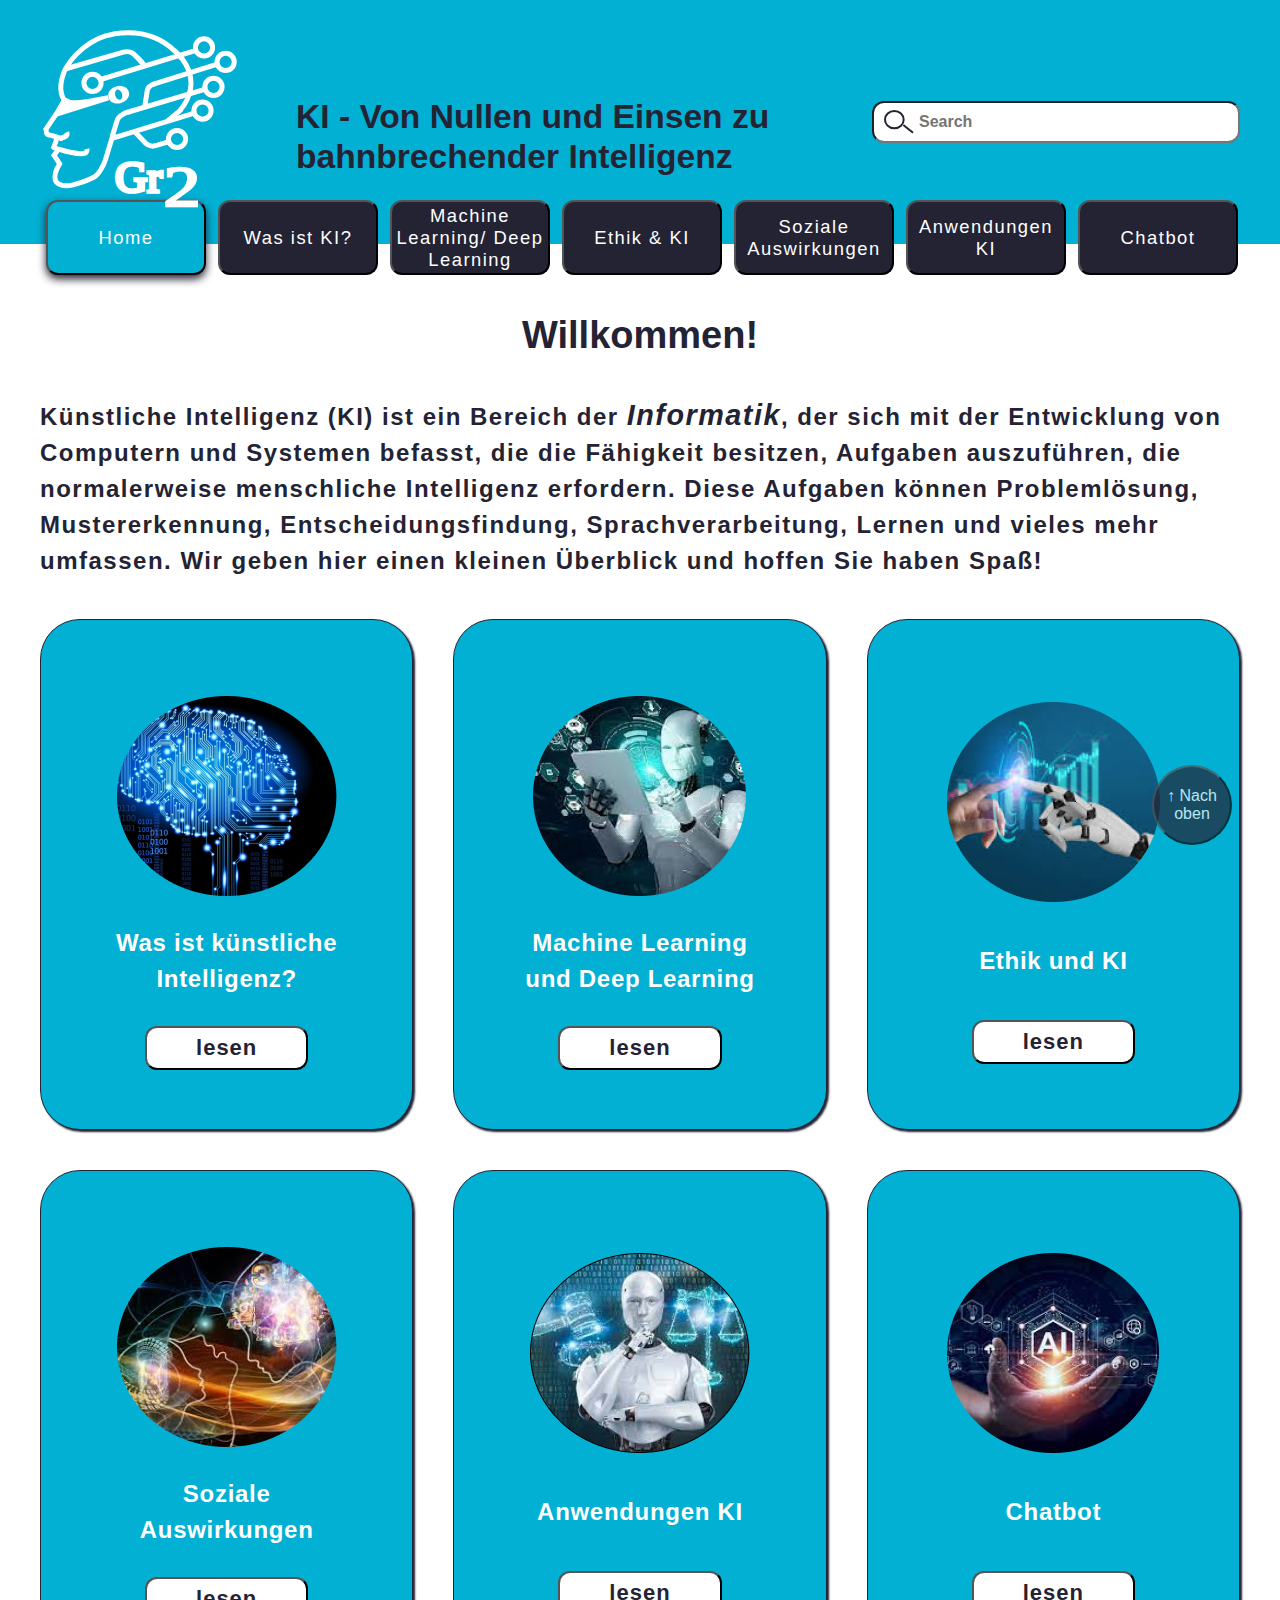
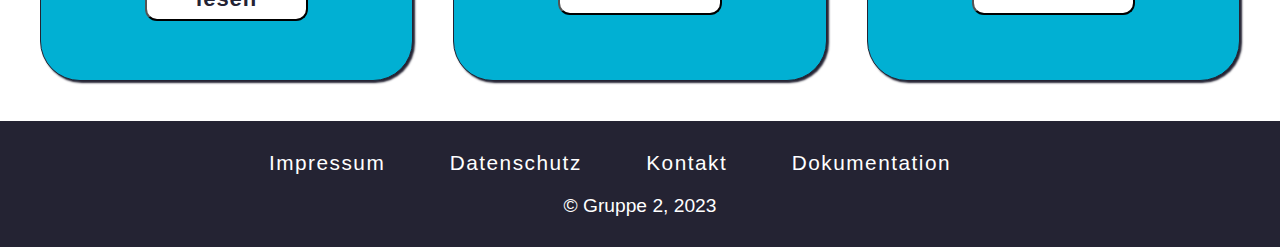
<file: index.html>
<!DOCTYPE html>
<html lang="de">
    <head>
        <meta charset="utf-8">
        <title>KI Home</title>
        <link rel="stylesheet" href="css/home.css">
        <link rel="stylesheet" href="css/style.css">
        <link rel="icon" type="image/x-icon" href="./bilder/icontitle.svg">

        <meta name="viewport" content="width=device-width, initial-scale=1.0">
        <meta name="description" content="KI, Maschine learning, Technologie, Digital">
        <meta name="author" content="Albina, Christian, Haubir">
        <meta name="copyright" content="Gr 2">
        <meta name="keyword" content="AI, KI, Maschinlernen, Maschine lerning, Technologie, Digital, ChtGPT">
        <meta name="robots" content="follow">
    </head>

    <body>
        <header>
            <div class="container header">
                <label for="burger" id="burger-label"><img src="./bilder/burger-bar.png" id="burger-bar"></label>
                <input type="checkbox" id="burger">
                <div class="header_top" id="header">
                    <a href="index.html" id="logo_link"><img src="./bilder/logo.svg" alt="logo" id="logo"><svg width="200" height="200" xmlns="http://www.w3.org/2000/svg">
                        <title>Gruppe2</title>
                        <g id="Layer_1">
                         <title>Layer 1</title>
                         <path id="svg_28" d="m516.72152,524.84388l-18.45992,6.11814l3.48101,-4.85232l14.9789,-1.26582l0.00001,0z" opacity="NaN" stroke="#00bfbf" fill="none"/>
                         <path id="svg_29" d="m501.21519,525.47679c0.52743,0.63291 6.22363,2.21519 8.75527,1.47679c2.53165,-0.7384 -10.97046,3.48101 -11.07595,3.48101c0.10549,0 2.8481,-4.32489 2.32068,-4.95781l0,0.00001z" opacity="NaN" stroke="#00bfbf" fill="none"/>
                         <g id="svg_5">
                          <g stroke="null" id="svg_33" stroke-width="5">
                           <path stroke="#ffffff" id="svg_3" d="m22.86552,84.16136l-16.73316,24.70652c0.15973,0.15973 -0.47952,5.59317 2.07741,5.91277c2.55693,0.31962 14.87939,4.0396 12.94447,3.67566c-1.93489,-0.36394 7.83048,-0.79914 5.59317,-6.23259" opacity="NaN" fill="none"/>
                           <path stroke="#ffffff" id="svg_4" d="m17.47858,116.69833l-3.67549,10.7072c0.15973,0.15973 36.07214,13.02458 33.13783,1.53616" opacity="NaN" fill="none"/>
                           <path stroke="#ffffff" id="svg_6" d="m73.41117,113.50219l-8.15008,26.68792c0.15973,0.15973 -4.95413,13.58352 -11.02679,16.77969c-6.07269,3.19614 -17.22462,6.82841 -21.21382,7.87718c-3.98921,1.04877 -8.91693,2.14718 -14.58301,-1.00243c-5.66608,-3.14961 -2.96351,-11.79742 -1.34512,-15.51336" opacity="NaN" fill="none"/>
                           <path stroke="#ffffff" id="svg_7" d="m16.64706,149.20202l3.03258,-5.29981l-2.96351,-4.44529l-2.66718,-4.14893l4.44607,-5.97708" opacity="NaN" fill="none"/>
                           <path stroke="#ffffff" id="svg_9" d="m71.24483,118.71231l83.86756,-25.78261" opacity="NaN" fill="none"/>
                           <path stroke="#ffffff" id="svg_10" d="m72.1339,116.63785l5.33433,-17.18842c0,0 4.77617,-7.4088 13.07401,-7.70515" opacity="NaN" fill="none"/>
                           <path stroke="#ffffff" id="svg_11" d="m89.32229,91.7443l76.16244,-22.52275" opacity="NaN" fill="none"/>
                           <path stroke="#ffffff" id="svg_12" d="m104.77553,86.70633l2.66718,-17.18842c0,0 2.37082,-5.33433 7.70515,-5.63069" opacity="NaN" fill="none"/>
                           <path stroke="#ffffff" id="svg_13" d="m113.62315,64.18358l63.71564,-20.15192" opacity="NaN" fill="none"/>
                           <path stroke="#ffffff" id="svg_14" d="m59.68711,59.73829l96.31436,-29.33883" opacity="NaN" fill="none"/>
                           <path stroke="#ffffff" id="svg_15" d="m25.97906,48.77327l57.49227,-16.5957c0,0 6.2234,-1.77811 10.07597,1.77811c3.85258,3.55622 10.37231,10.66866 10.66866,11.55773" opacity="NaN" fill="none"/>
                           <path stroke="#ffffff" id="svg_16" d="m94.36027,111.30351l11.26137,11.85408c0,0 5.63069,5.03798 10.37231,2.07447" opacity="NaN" fill="none"/>
                           <path stroke="#ffffff" id="svg_17" d="m129.9225,121.34144l-15.11395,4.44529" opacity="NaN" fill="none"/>
                           <ellipse stroke="#ffffff" opacity="NaN" ry="8.5942" rx="8.5942" id="svg_18" cy="119.00867" cx="137.03494" fill="none"/>
                           <ellipse stroke="#ffffff" opacity="NaN" ry="8.5942" rx="8.5942" id="svg_19" cy="90.55888" cx="162.5212" fill="none"/>
                           <ellipse stroke="#ffffff" opacity="NaN" ry="8.5942" rx="8.5942" id="svg_20" cy="66.85073" cx="173.48621" fill="none"/>
                           <ellipse stroke="#ffffff" opacity="NaN" ry="8.5942" rx="8.5942" id="svg_21" cy="41.95719" cx="185.63665" fill="none"/>
                           <ellipse stroke="#ffffff" opacity="NaN" ry="8.5942" rx="8.5942" id="svg_22" cy="27.43595" cx="164.00297" fill="none"/>
                           <path stroke="#ffffff" id="svg_23" d="m22.05043,84.92822l2.07447,-5.33433c0,0 -7.11244,-8.00151 -0.59271,-26.07897" opacity="NaN" fill="none"/>
                           <path stroke="#ffffff" id="svg_24" d="m22.93948,54.70032c7.11244,-19.26288 30.2307,-38.08551 50.08347,-40.53116" opacity="NaN" fill="none"/>
                           <path stroke="#ffffff" id="svg_25" d="m72.14939,14.11912c2.15209,0.46897 35.60254,-9.39406 62.8266,17.18842" opacity="NaN" fill="none"/>
                           <path stroke="#ffffff" id="svg_26" d="m134.07143,30.1031c32.30234,29.63519 8.89055,56.6032 5.92704,60.45577" opacity="NaN" fill="none"/>
                           <path stroke="#ffffff" id="svg_27" d="m127.25535,101.22756l13.92853,-11.55773" opacity="NaN" fill="none"/>
                           <path stroke="#ffffff" id="svg_30" d="m15.82703,94.41145l52.45427,-16.5957c0,0 -36.56853,7.75647 -40.74663,3.57081c-4.17811,-4.18567 -9.33684,11.8395 -11.70766,13.0249l0.00002,0z" opacity="NaN" fill="#ffffff"/>
                           <ellipse stroke="#ffffff" opacity="NaN" ry="8.5942" rx="8.5942" id="svg_31" cy="62.96512" cx="52.50856" fill="none"/>
                           <ellipse stroke="#ffffff" transform="matrix(2.68322 -0.832524 0.832524 2.68322 -63.123 20.1782)" opacity="NaN" ry="0.58017" rx="1.26582" id="svg_32" cy="33.49094" cx="42.4469" fill="none"/>
                          </g>
                          <text stroke="#ffffff" opacity="NaN" transform="matrix(1.8657 0 0 1.8657 -25.3548 60.6364)" xml:space="preserve" text-anchor="start" font-family="Noto Sans JP" font-size="24" stroke-width="2" id="svg_34" y="59.74291" x="53.74071" fill="#ffffff">Gr</text>
                          <text stroke="#ffffff" transform="matrix(3.0888 0 0 2.36952 -56.0845 5.57869)" xml:space="preserve" text-anchor="start" font-family="Noto Sans JP" font-size="24" id="svg_36" y="76.17576" x="58.18283" fill="#ffffff">2</text>
                         </g>
                        </g>
                       </svg></a>
                    <h1 class="header_slogan">KI - Von Nullen und Einsen zu bahnbrechender Intelligenz</h1>
                    <input type="text" class="header_input" placeholder="Search">
                </div>
    
                <nav class="header_nav">
                    <a href="index.html"><button class="nav_btn" active>Home</button></a>
                    <a href="./html/wasistki.html"><button class="nav_btn">Was ist KI?</button></a>
                    <a href="html/machinelearning.html"><button class="nav_btn">Machine Learning/ Deep Learning</button></a>
                    <a href="html/ethikki.html"><button class="nav_btn">Ethik & KI</button></a>
                    <a href="html/sozialeauswirkungen.html"><button class="nav_btn">Soziale Auswirkungen</button></a>
                    <a href="html/anwendungen.html"><button class="nav_btn">Anwendungen KI</button></a>
                    <a href="html/chatbot.html"><button class="nav_btn">Chatbot</button></a>
                </nav>
            </div>
        </header>

        <main>
            <div class="container main">
                <h2 id="main_h2">Willkommen!</h2>
                <p class="main_beschreibung">
                    	Künstliche Intelligenz (KI) ist ein Bereich der <em>Informatik</em>, der sich mit der Entwicklung von 
						Computern und Systemen befasst, die die Fähigkeit besitzen, Aufgaben auszuführen, die normalerweise 
						menschliche Intelligenz erfordern. Diese Aufgaben können Problemlösung, Mustererkennung, 
						Entscheidungsfindung, Sprachverarbeitung, Lernen und vieles mehr umfassen.
						Wir geben hier einen kleinen Überblick und hoffen Sie haben Spaß!
					 </p>
					<p>
                <div class="main_cards">
                    <div class="main_card">
                        <img src="./bilder/card_img1.png" alt="bild1">
                        <h4 class="main_h4">Was ist künstliche Intelligenz?</h4>
                        <a href="html/wasistki.html"><button class="main_btn">lesen</button></a>
                    </div>
                    <div class="main_card">
                        <img src="./bilder/card_img2.png" alt="bild2">
                        <h4 class="main_h4">Machine Learning und Deep Learning</h4>
                        <a href="html/machinelearning.html"><button class="main_btn">lesen</button></a>
                    </div>
                    <div class="main_card">
                        <img src="./bilder/card_img3.png" alt="bild3">
                        <h4 class="main_h4">Ethik und KI</h4>
                        <a href="html/ethikki.html"><button class="main_btn">lesen</button></a>
                    </div>
                    <div class="main_card">
                        <img src="./bilder/card_img4.png" alt="bild4">
                        <h4 class="main_h4">Soziale Auswirkungen</h4>
                        <a href="html/sozialeauswirkungen.html"><button class="main_btn">lesen</button></a>
                    </div>
                    <div class="main_card">
                        <img src="./bilder/card_img5.png" alt="bild5">
                        <h4 class="main_h4">Anwendungen KI</h4>
                        <a href="html/anwendungen.html"><button class="main_btn">lesen</button></a>
                    </div>
                    <div class="main_card">
                        <img src="./bilder/card_img6.png" alt="bild6">
                        <h4 class="main_h4">Chatbot</h4>
                        <a href="html/chatbot.html"><button class="main_btn">lesen</button></a>
                    </div>
                </div>
                <a href="#header"><button id="oben_btn">&uarr; Nach oben</button></a>
            </div>
        </main>

        <footer>
            <div class="container footer">
                <nav class="footer_nav">
                    <a href="html/impressum.html" class="footer_link">Impressum</a>
                    <a href="html/datenschutz.html" class="footer_link">Datenschutz</a>
                    <a href="html/kontakt.html" class="footer_link">Kontakt</a>
                    <a href="./html/dokumentation.html" class="footer_link">Dokumentation</a>
                </nav>
                <div class="footer_copy">
                    &copy; Gruppe 2, 2023
                </div>
            </div>
        </footer>
        <script src="./js/search.js"></script>
    </body>
</html>
</file>
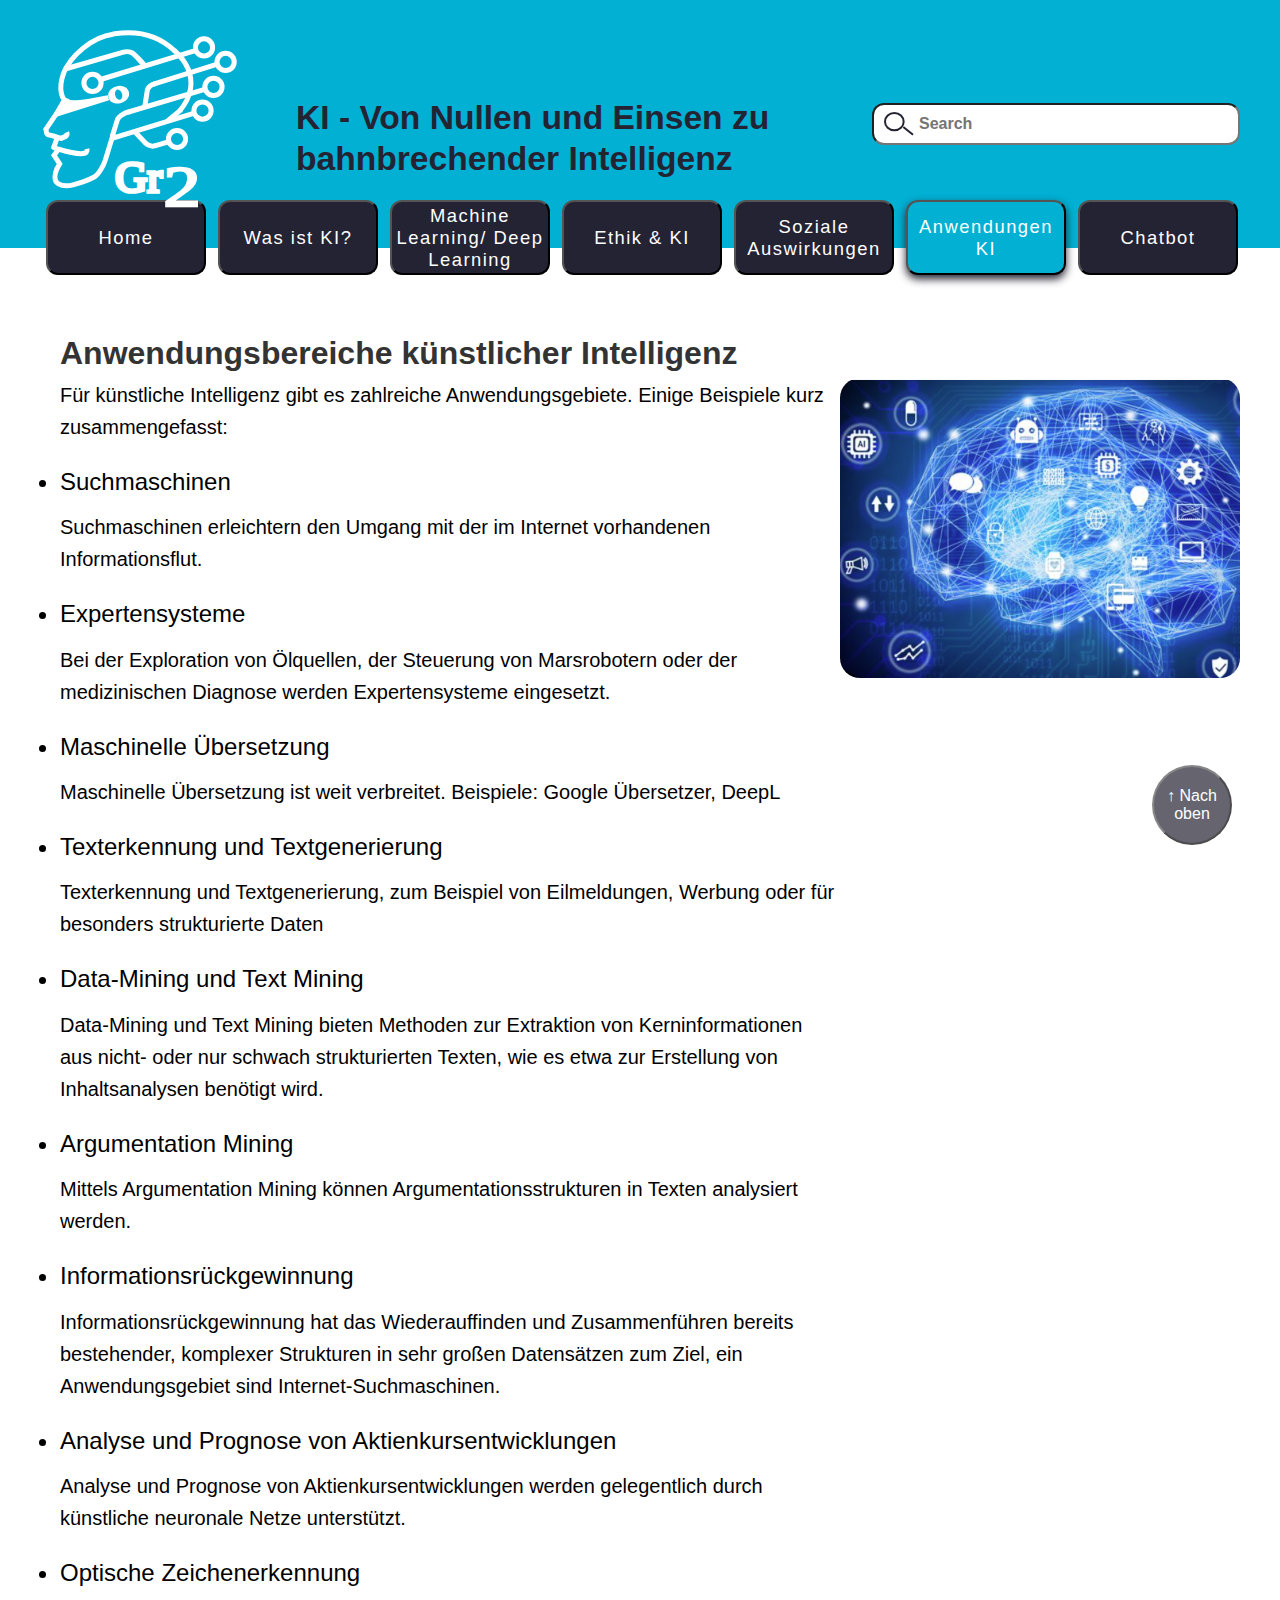
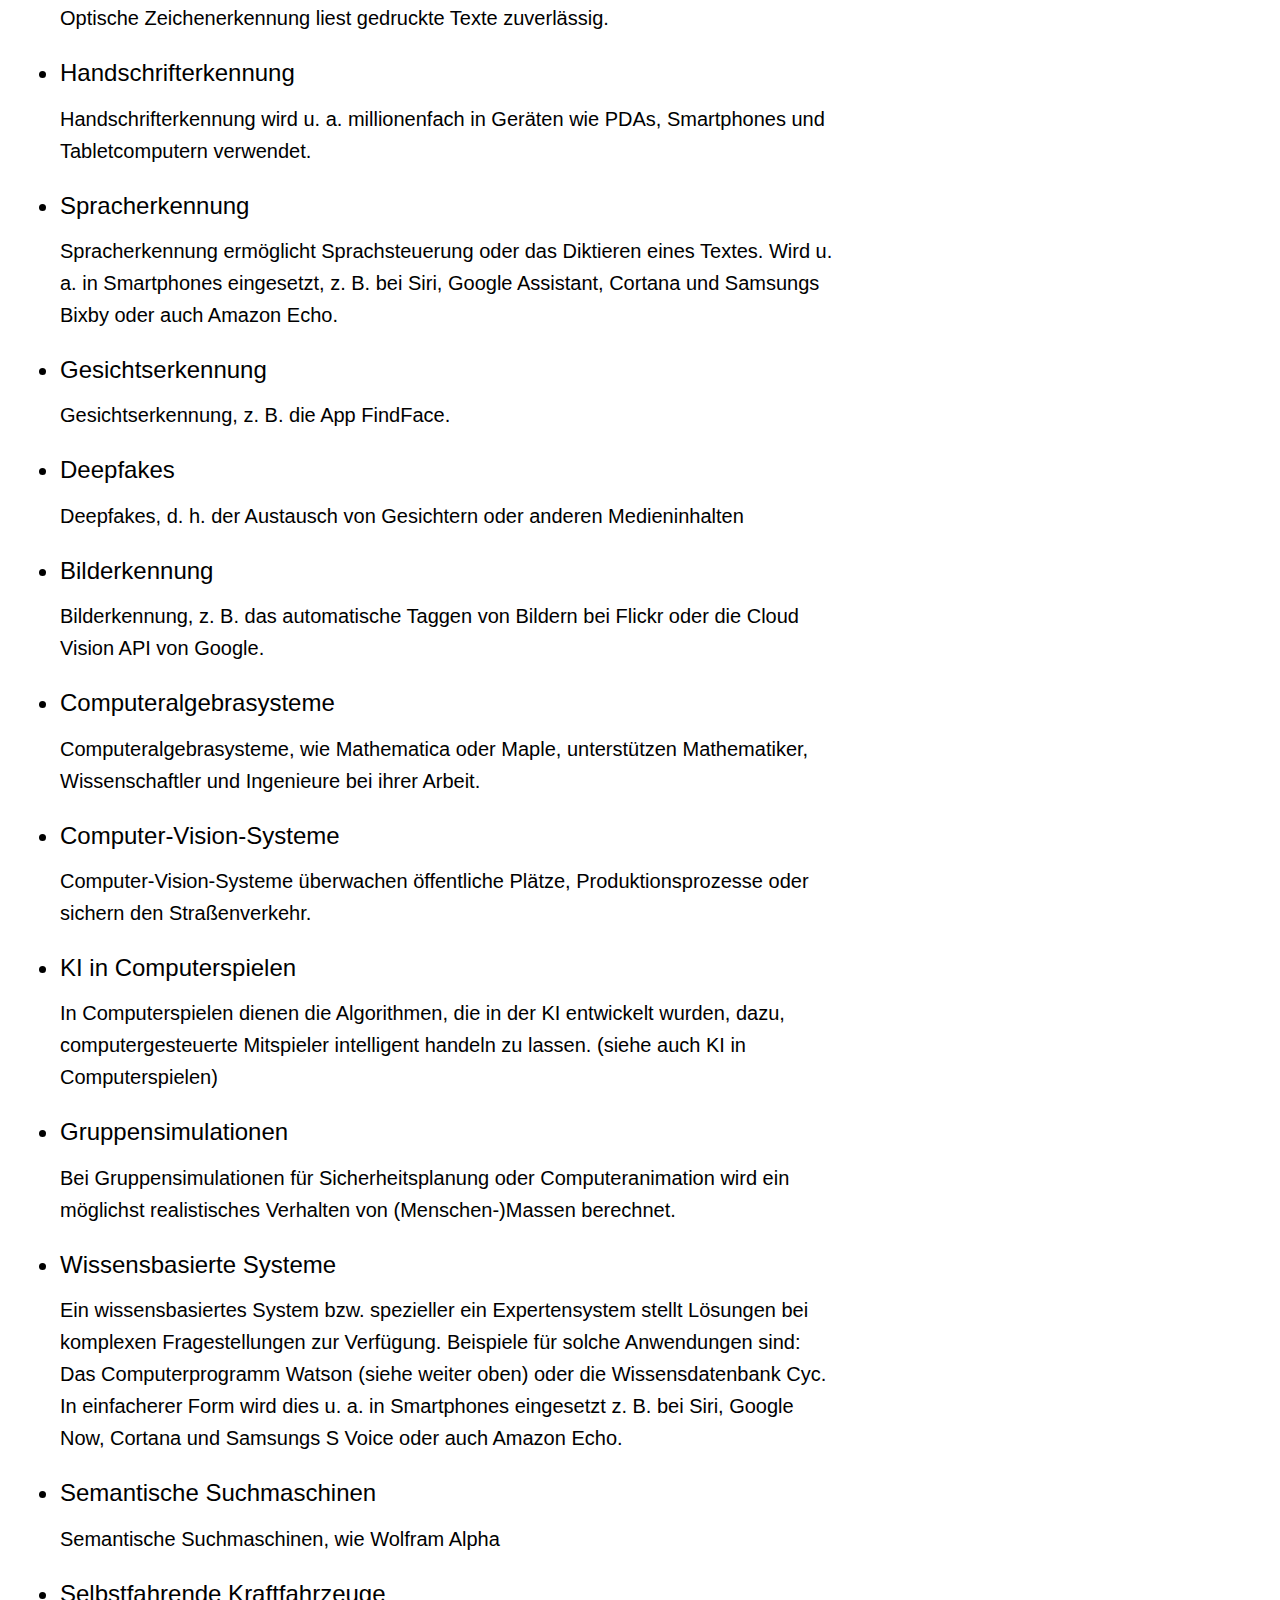
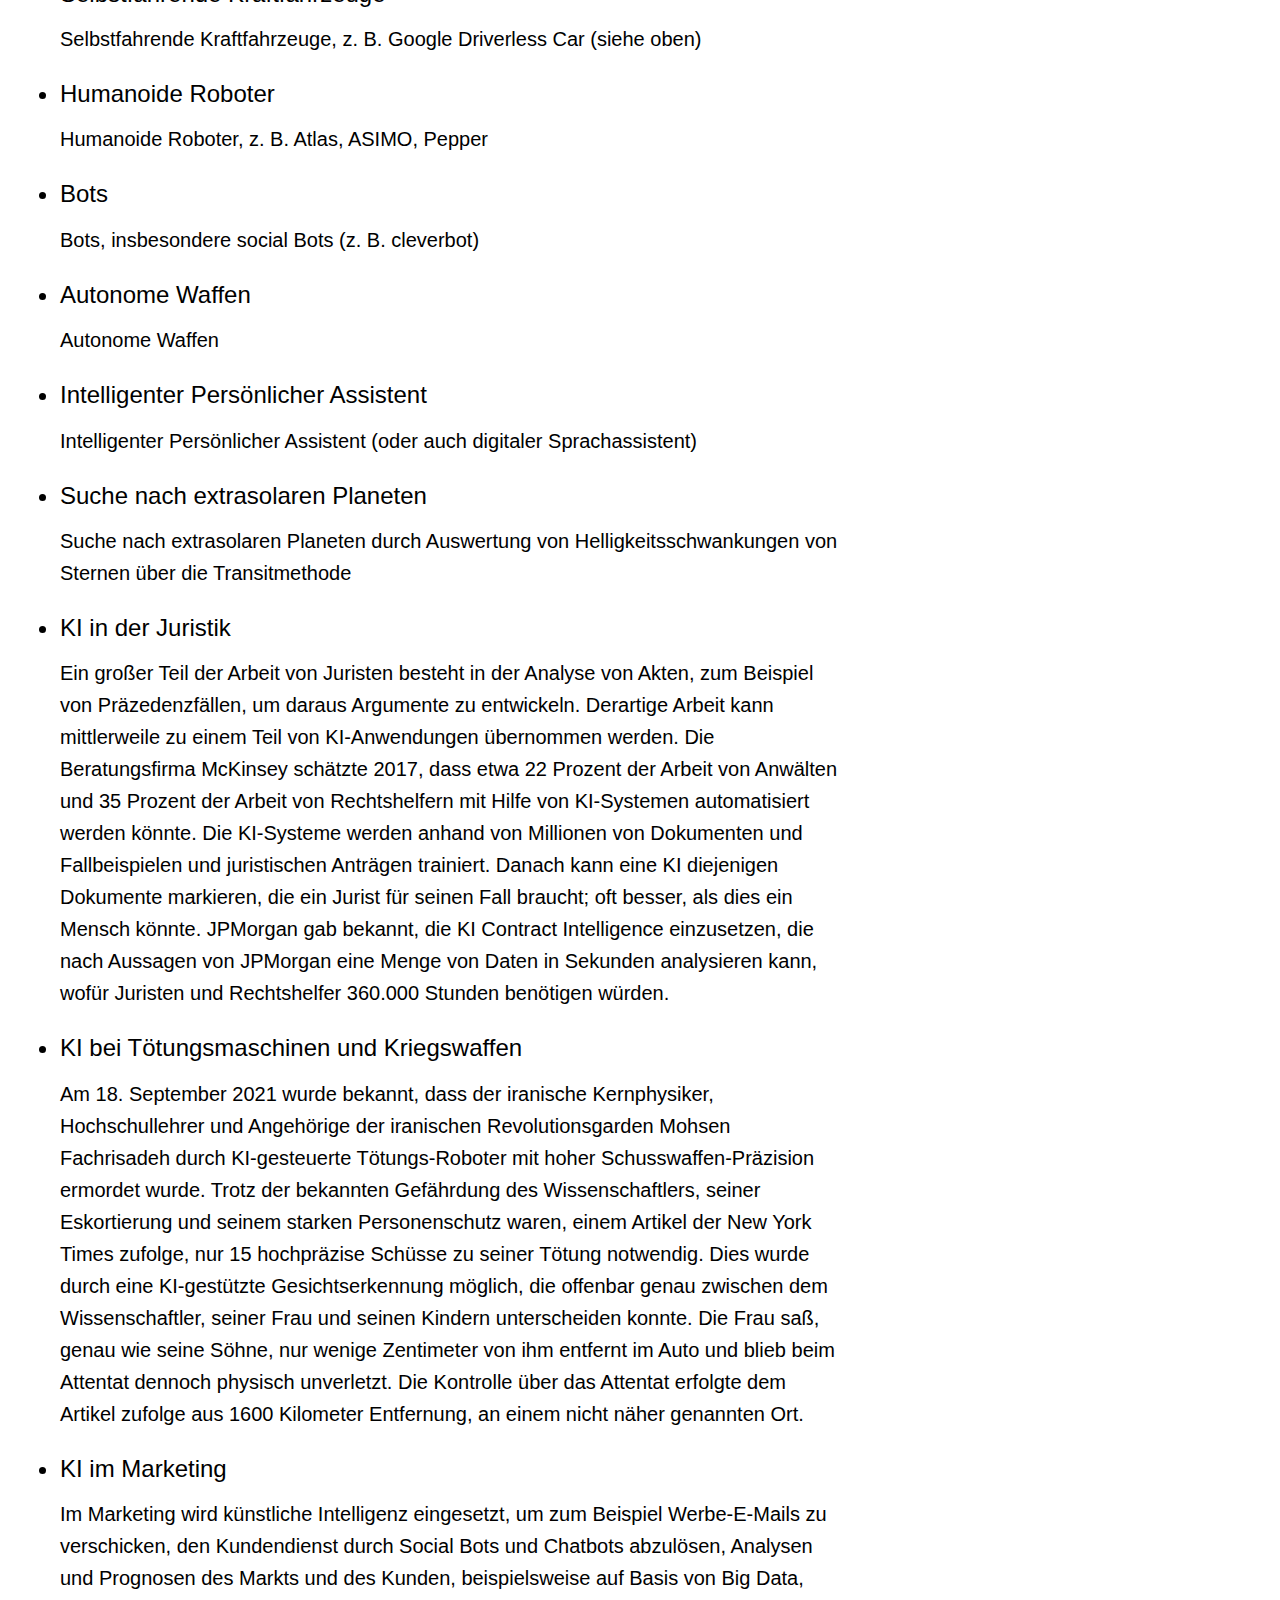
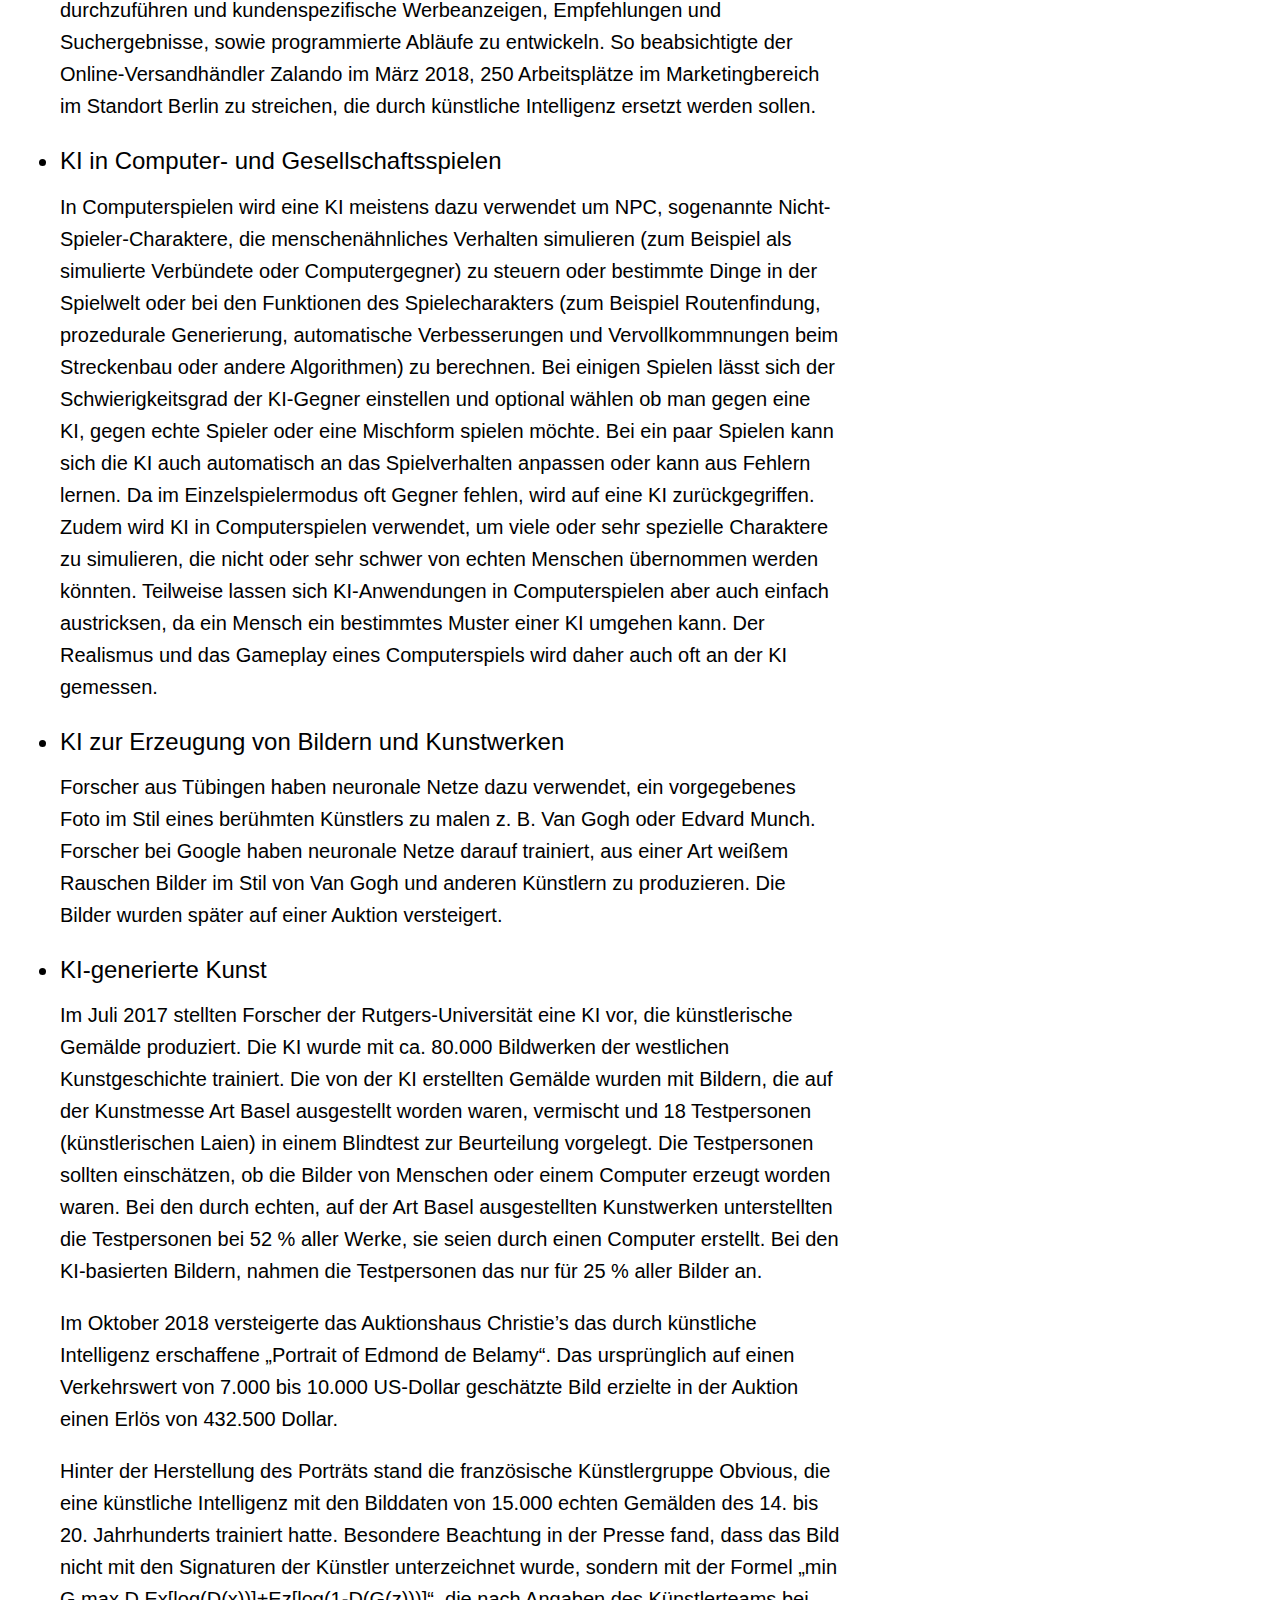
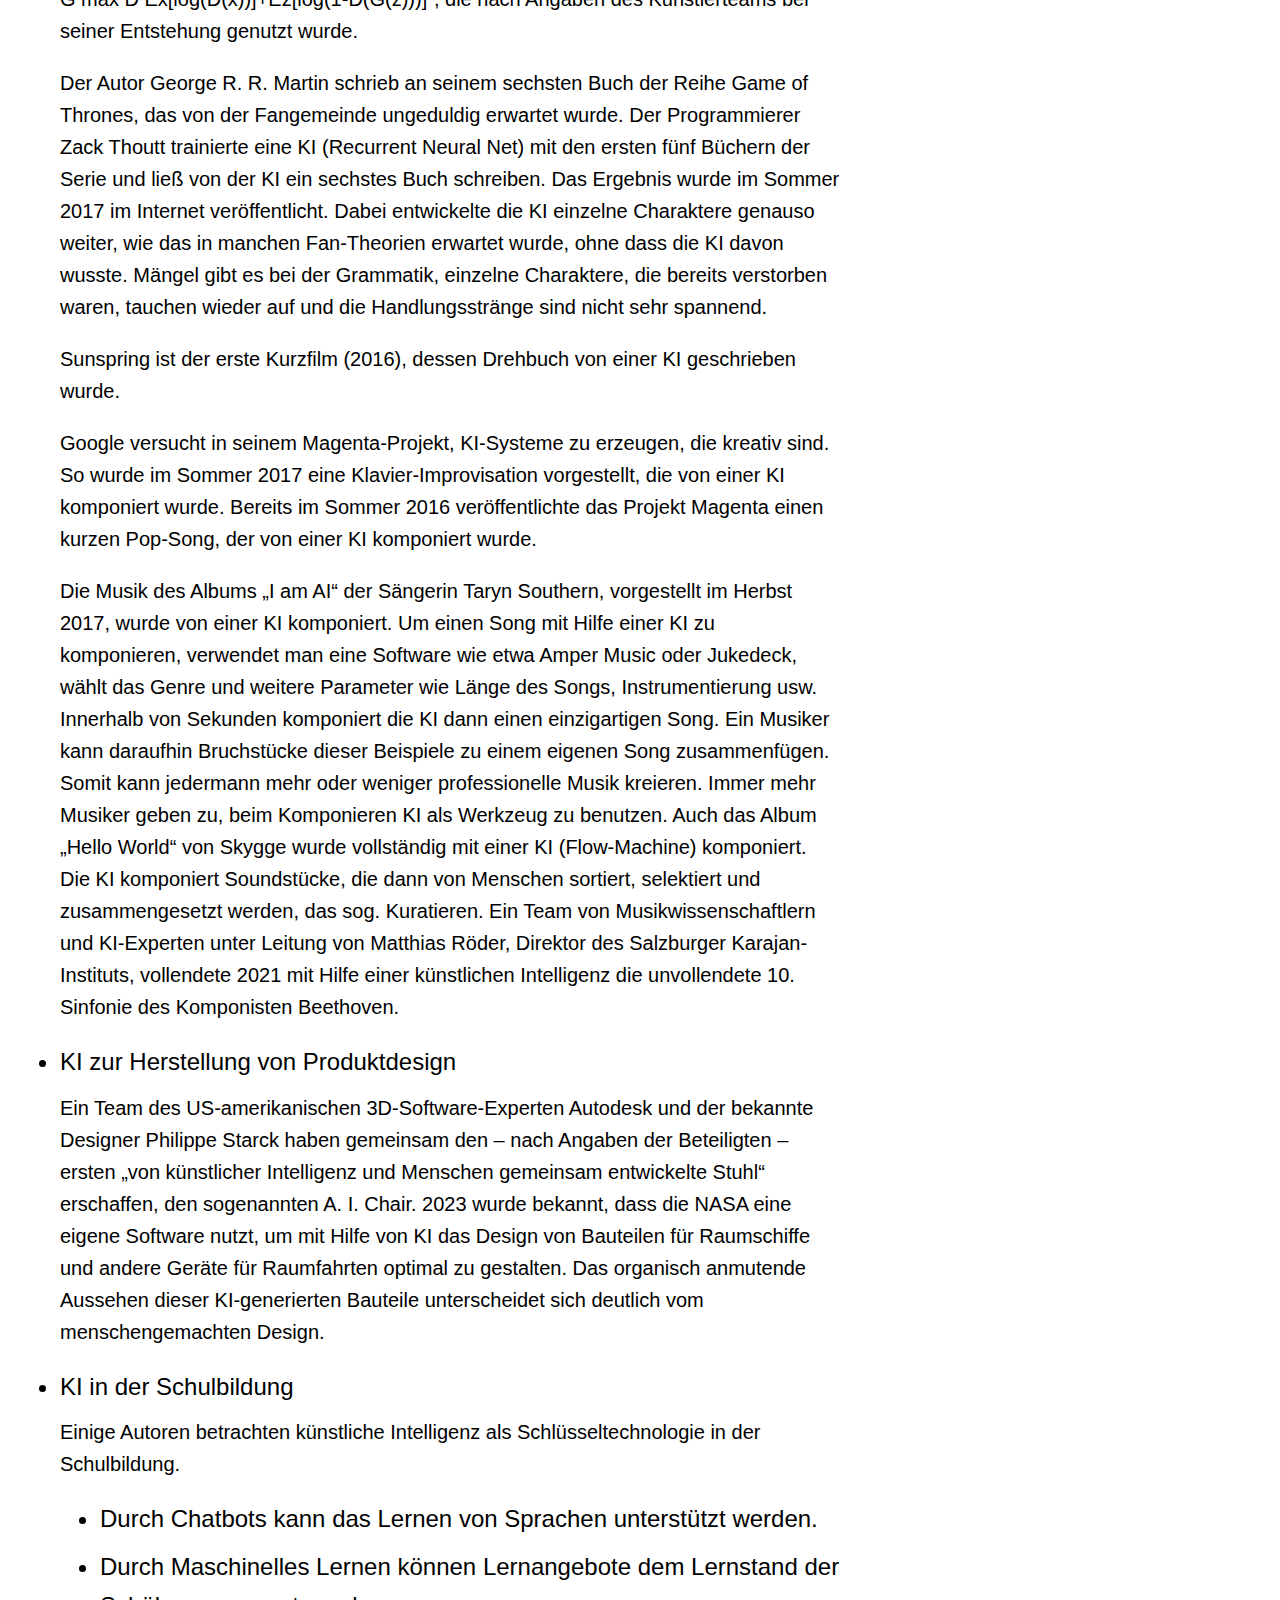
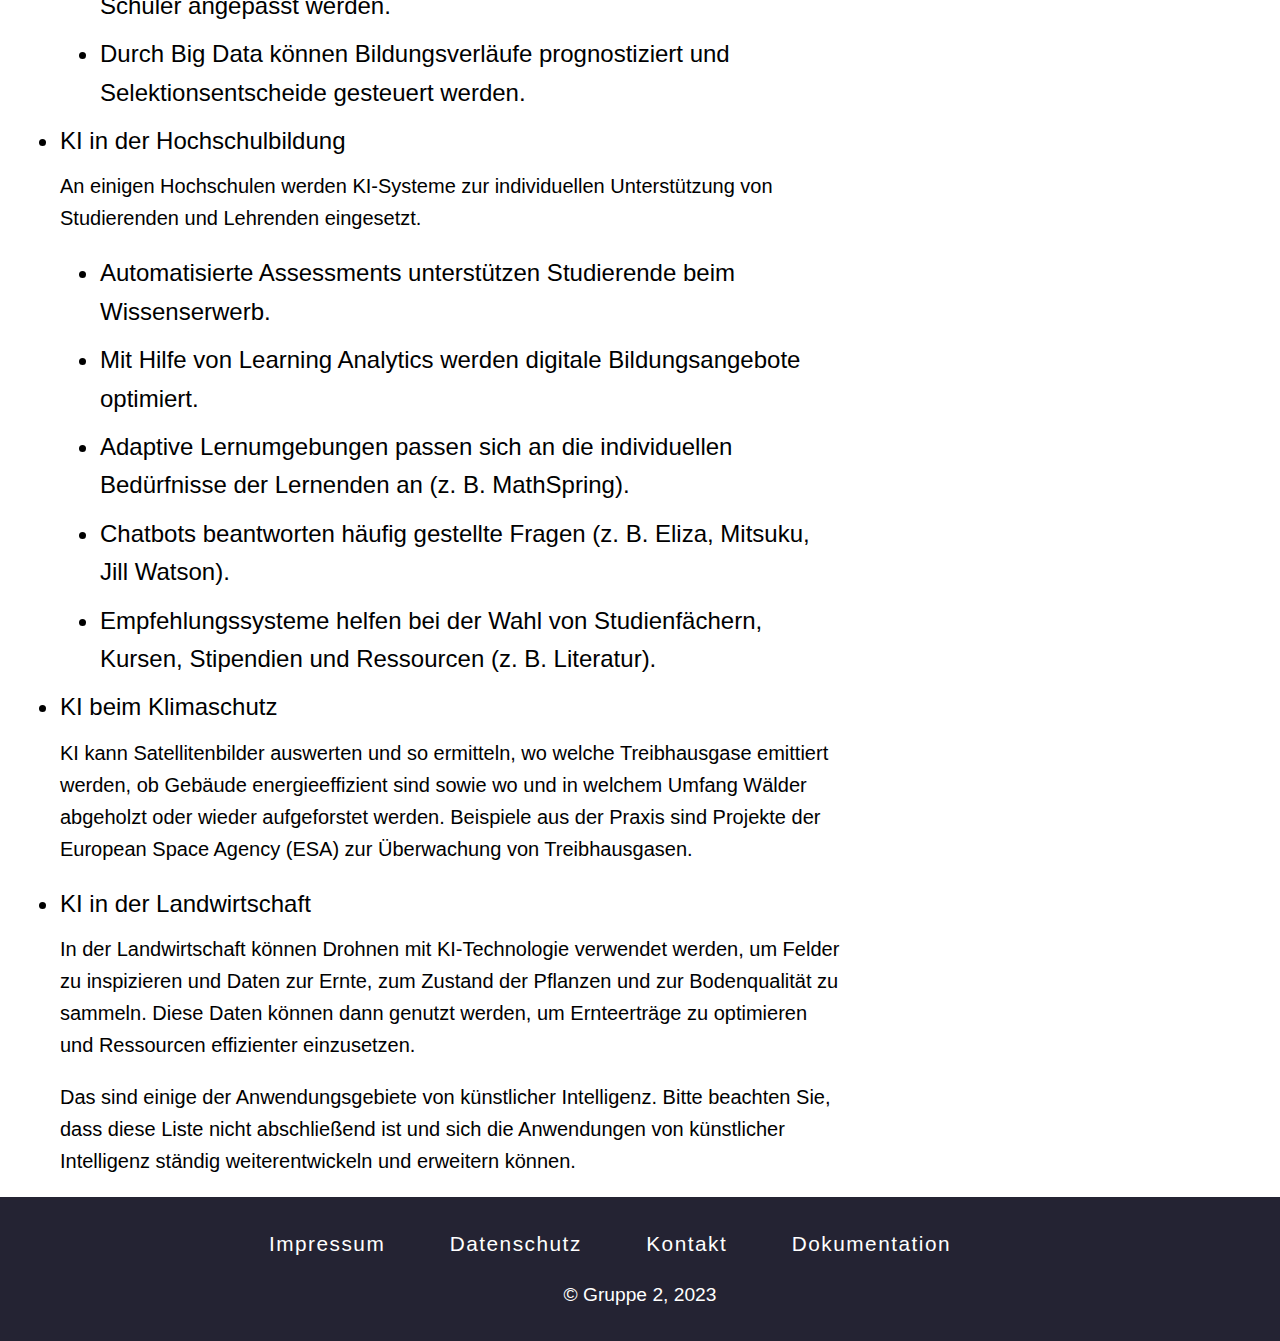
<file: html/anwendungen.html>
<!DOCTYPE html>
<html lang="de">
    <head>
        <meta charset="utf-8">
        <title>KI Home</title>
        <link rel="stylesheet" href="../css/style.css">
        <link rel="stylesheet" href="../css/text.css">
		<link rel="icon" type="image/x-icon" href="../bilder/icontitle.svg">
		
        <meta name="viewport" content="width=device-width, initial-scale=1.0">
        <meta name="description" content="KI, Maschine learning, Technologie, Digital">
        <meta name="author" content="Albina, Christian, Haubir">
        <meta name="copyright" content="Gr 2">
        <meta name="keyword" content="AI, KI, Maschinlernen, Maschine lerning, Technologie, Digital, ChtGPT">
        <meta name="robots" content="follow">
    </head>

    <body>
        <header>
            <div class="container header">
				<label for="burger" id="burger-label"><img src="../bilder/burger-bar.png" id="burger-bar"></label>
                <input type="checkbox" id="burger">
                <div class="header_top" id="header">
                    <a href="../index.html" id="logo_link"><img src="../bilder/logo.svg" alt="logo" id="logo"><svg width="200" height="200" xmlns="http://www.w3.org/2000/svg">
                        <title>Gruppe2</title>
                        <g id="Layer_1">
                         <title>Layer 1</title>
                         <path id="svg_28" d="m516.72152,524.84388l-18.45992,6.11814l3.48101,-4.85232l14.9789,-1.26582l0.00001,0z" opacity="NaN" stroke="#00bfbf" fill="none"/>
                         <path id="svg_29" d="m501.21519,525.47679c0.52743,0.63291 6.22363,2.21519 8.75527,1.47679c2.53165,-0.7384 -10.97046,3.48101 -11.07595,3.48101c0.10549,0 2.8481,-4.32489 2.32068,-4.95781l0,0.00001z" opacity="NaN" stroke="#00bfbf" fill="none"/>
                         <g id="svg_5">
                          <g stroke="null" id="svg_33" stroke-width="5">
                           <path stroke="#ffffff" id="svg_3" d="m22.86552,84.16136l-16.73316,24.70652c0.15973,0.15973 -0.47952,5.59317 2.07741,5.91277c2.55693,0.31962 14.87939,4.0396 12.94447,3.67566c-1.93489,-0.36394 7.83048,-0.79914 5.59317,-6.23259" opacity="NaN" fill="none"/>
                           <path stroke="#ffffff" id="svg_4" d="m17.47858,116.69833l-3.67549,10.7072c0.15973,0.15973 36.07214,13.02458 33.13783,1.53616" opacity="NaN" fill="none"/>
                           <path stroke="#ffffff" id="svg_6" d="m73.41117,113.50219l-8.15008,26.68792c0.15973,0.15973 -4.95413,13.58352 -11.02679,16.77969c-6.07269,3.19614 -17.22462,6.82841 -21.21382,7.87718c-3.98921,1.04877 -8.91693,2.14718 -14.58301,-1.00243c-5.66608,-3.14961 -2.96351,-11.79742 -1.34512,-15.51336" opacity="NaN" fill="none"/>
                           <path stroke="#ffffff" id="svg_7" d="m16.64706,149.20202l3.03258,-5.29981l-2.96351,-4.44529l-2.66718,-4.14893l4.44607,-5.97708" opacity="NaN" fill="none"/>
                           <path stroke="#ffffff" id="svg_9" d="m71.24483,118.71231l83.86756,-25.78261" opacity="NaN" fill="none"/>
                           <path stroke="#ffffff" id="svg_10" d="m72.1339,116.63785l5.33433,-17.18842c0,0 4.77617,-7.4088 13.07401,-7.70515" opacity="NaN" fill="none"/>
                           <path stroke="#ffffff" id="svg_11" d="m89.32229,91.7443l76.16244,-22.52275" opacity="NaN" fill="none"/>
                           <path stroke="#ffffff" id="svg_12" d="m104.77553,86.70633l2.66718,-17.18842c0,0 2.37082,-5.33433 7.70515,-5.63069" opacity="NaN" fill="none"/>
                           <path stroke="#ffffff" id="svg_13" d="m113.62315,64.18358l63.71564,-20.15192" opacity="NaN" fill="none"/>
                           <path stroke="#ffffff" id="svg_14" d="m59.68711,59.73829l96.31436,-29.33883" opacity="NaN" fill="none"/>
                           <path stroke="#ffffff" id="svg_15" d="m25.97906,48.77327l57.49227,-16.5957c0,0 6.2234,-1.77811 10.07597,1.77811c3.85258,3.55622 10.37231,10.66866 10.66866,11.55773" opacity="NaN" fill="none"/>
                           <path stroke="#ffffff" id="svg_16" d="m94.36027,111.30351l11.26137,11.85408c0,0 5.63069,5.03798 10.37231,2.07447" opacity="NaN" fill="none"/>
                           <path stroke="#ffffff" id="svg_17" d="m129.9225,121.34144l-15.11395,4.44529" opacity="NaN" fill="none"/>
                           <ellipse stroke="#ffffff" opacity="NaN" ry="8.5942" rx="8.5942" id="svg_18" cy="119.00867" cx="137.03494" fill="none"/>
                           <ellipse stroke="#ffffff" opacity="NaN" ry="8.5942" rx="8.5942" id="svg_19" cy="90.55888" cx="162.5212" fill="none"/>
                           <ellipse stroke="#ffffff" opacity="NaN" ry="8.5942" rx="8.5942" id="svg_20" cy="66.85073" cx="173.48621" fill="none"/>
                           <ellipse stroke="#ffffff" opacity="NaN" ry="8.5942" rx="8.5942" id="svg_21" cy="41.95719" cx="185.63665" fill="none"/>
                           <ellipse stroke="#ffffff" opacity="NaN" ry="8.5942" rx="8.5942" id="svg_22" cy="27.43595" cx="164.00297" fill="none"/>
                           <path stroke="#ffffff" id="svg_23" d="m22.05043,84.92822l2.07447,-5.33433c0,0 -7.11244,-8.00151 -0.59271,-26.07897" opacity="NaN" fill="none"/>
                           <path stroke="#ffffff" id="svg_24" d="m22.93948,54.70032c7.11244,-19.26288 30.2307,-38.08551 50.08347,-40.53116" opacity="NaN" fill="none"/>
                           <path stroke="#ffffff" id="svg_25" d="m72.14939,14.11912c2.15209,0.46897 35.60254,-9.39406 62.8266,17.18842" opacity="NaN" fill="none"/>
                           <path stroke="#ffffff" id="svg_26" d="m134.07143,30.1031c32.30234,29.63519 8.89055,56.6032 5.92704,60.45577" opacity="NaN" fill="none"/>
                           <path stroke="#ffffff" id="svg_27" d="m127.25535,101.22756l13.92853,-11.55773" opacity="NaN" fill="none"/>
                           <path stroke="#ffffff" id="svg_30" d="m15.82703,94.41145l52.45427,-16.5957c0,0 -36.56853,7.75647 -40.74663,3.57081c-4.17811,-4.18567 -9.33684,11.8395 -11.70766,13.0249l0.00002,0z" opacity="NaN" fill="#ffffff"/>
                           <ellipse stroke="#ffffff" opacity="NaN" ry="8.5942" rx="8.5942" id="svg_31" cy="62.96512" cx="52.50856" fill="none"/>
                           <ellipse stroke="#ffffff" transform="matrix(2.68322 -0.832524 0.832524 2.68322 -63.123 20.1782)" opacity="NaN" ry="0.58017" rx="1.26582" id="svg_32" cy="33.49094" cx="42.4469" fill="none"/>
                          </g>
                          <text stroke="#ffffff" opacity="NaN" transform="matrix(1.8657 0 0 1.8657 -25.3548 60.6364)" xml:space="preserve" text-anchor="start" font-family="Noto Sans JP" font-size="24" stroke-width="2" id="svg_34" y="59.74291" x="53.74071" fill="#ffffff">Gr</text>
                          <text stroke="#ffffff" transform="matrix(3.0888 0 0 2.36952 -56.0845 5.57869)" xml:space="preserve" text-anchor="start" font-family="Noto Sans JP" font-size="24" id="svg_36" y="76.17576" x="58.18283" fill="#ffffff">2</text>
                         </g>
                        </g>
                       </svg></a>
                    <h1 class="header_slogan">KI - Von Nullen und Einsen zu bahnbrechender Intelligenz</h1>
                    <input type="text" class="header_input" placeholder="Search">
                </div>
    
                <nav class="header_nav">
                    <a href="../index.html"><button class="nav_btn">Home</button></a>
                    <a href="wasistki.html"><button class="nav_btn">Was ist KI?</button></a>
                    <a href="machinelearning.html"><button class="nav_btn">Machine Learning/ Deep Learning</button></a>
                    <a href="ethikki.html"><button class="nav_btn">Ethik & KI</button></a>
                    <a href="sozialeauswirkungen.html"><button class="nav_btn">Soziale Auswirkungen</button></a>
                    <a href="anwendungen.html"><button class="nav_btn" active>Anwendungen KI</button></a>
                    <a href="chatbot.html"><button class="nav_btn">Chatbot</button></a>
                </nav>
            </div>
        </header>

		<main>
        <div class="container">
			<article>
				<div class="div_main">
					<div class="div_text">
						<h1>Anwendungsbereiche künstlicher Intelligenz</h1>
							<p>Für künstliche Intelligenz gibt es zahlreiche Anwendungsgebiete. Einige Beispiele kurz zusammengefasst:</p>
							<li>Suchmaschinen</li>
							<p>Suchmaschinen erleichtern den Umgang mit der im Internet vorhandenen Informationsflut.</p>
							<li>Expertensysteme</li>
							<p>Bei der Exploration von Ölquellen, der Steuerung von Marsrobotern oder der medizinischen Diagnose werden Expertensysteme eingesetzt.</p>
							<li>Maschinelle Übersetzung</li>
							<p>Maschinelle Übersetzung ist weit verbreitet. Beispiele: Google Übersetzer, DeepL</p>
							<li>Texterkennung und Textgenerierung</li>
							<p>Texterkennung und Textgenerierung, zum Beispiel von Eilmeldungen, Werbung oder für besonders strukturierte Daten</p>
							<li>Data-Mining und Text Mining</li>
							<p>Data-Mining und Text Mining bieten Methoden zur Extraktion von Kerninformationen aus nicht- oder nur schwach strukturierten Texten, wie es etwa zur Erstellung von Inhaltsanalysen benötigt wird.</p>
							<li>Argumentation Mining</li>
							<p>Mittels Argumentation Mining können Argumentationsstrukturen in Texten analysiert werden.</p>
							<li>Informationsrückgewinnung</li>
							<p>Informationsrückgewinnung hat das Wiederauffinden und Zusammenführen bereits bestehender, komplexer Strukturen in sehr großen Datensätzen zum Ziel, ein Anwendungsgebiet sind Internet-Suchmaschinen.</p>
							<li>Analyse und Prognose von Aktienkursentwicklungen</li>
							<p>Analyse und Prognose von Aktienkursentwicklungen werden gelegentlich durch künstliche neuronale Netze unterstützt.</p>
							<li>Optische Zeichenerkennung</li>
							<p>Optische Zeichenerkennung liest gedruckte Texte zuverlässig.</p>
							<li>Handschrifterkennung</li>
							<p>Handschrifterkennung wird u. a. millionenfach in Geräten wie PDAs, Smartphones und Tabletcomputern verwendet.</p>
							<li>Spracherkennung</li>
							<p>Spracherkennung ermöglicht Sprachsteuerung oder das Diktieren eines Textes. Wird u. a. in Smartphones eingesetzt, z. B. bei Siri, Google Assistant, Cortana und Samsungs Bixby oder auch Amazon Echo.</p>
							<li>Gesichtserkennung</li>
							<p>Gesichtserkennung, z. B. die App FindFace.</p>
							<li>Deepfakes</li>
							<p>Deepfakes, d. h. der Austausch von Gesichtern oder anderen Medieninhalten</p>
							<li>Bilderkennung</li>
							<p>Bilderkennung, z. B. das automatische Taggen von Bildern bei Flickr oder die Cloud Vision API von Google.</p>
							<li>Computeralgebrasysteme</li>
							<p>Computeralgebrasysteme, wie Mathematica oder Maple, unterstützen Mathematiker, Wissenschaftler und Ingenieure bei ihrer Arbeit.</p>
							<li>Computer-Vision-Systeme</li>
							<p>Computer-Vision-Systeme überwachen öffentliche Plätze, Produktionsprozesse oder sichern den Straßenverkehr.</p>
							<li>KI in Computerspielen</li>
							<p>In Computerspielen dienen die Algorithmen, die in der KI entwickelt wurden, dazu, computergesteuerte Mitspieler intelligent handeln zu lassen. (siehe auch KI in Computerspielen)</p>
							<li>Gruppensimulationen</li>
							<p>Bei Gruppensimulationen für Sicherheitsplanung oder Computeranimation wird ein möglichst realistisches Verhalten von (Menschen-)Massen berechnet.</p>
							<li>Wissensbasierte Systeme</li>
							<p>Ein wissensbasiertes System bzw. spezieller ein Expertensystem stellt Lösungen bei komplexen Fragestellungen zur Verfügung. Beispiele für solche Anwendungen sind: Das Computerprogramm Watson (siehe weiter oben) oder die Wissensdatenbank Cyc. In einfacherer Form wird dies u. a. in Smartphones eingesetzt z. B. bei Siri, Google Now, Cortana und Samsungs S Voice oder auch Amazon Echo.</p>
							<li>Semantische Suchmaschinen</li>
							<p>Semantische Suchmaschinen, wie Wolfram Alpha</p>
							<li>Selbstfahrende Kraftfahrzeuge</li>
							<p>Selbstfahrende Kraftfahrzeuge, z. B. Google Driverless Car (siehe oben)</p>
							<li>Humanoide Roboter</li>
							<p>Humanoide Roboter, z. B. Atlas, ASIMO, Pepper</p>
							<li>Bots</li>
							<p>Bots, insbesondere social Bots (z. B. cleverbot)</p>
							<li>Autonome Waffen</li>
							<p>Autonome Waffen</p>
							<li>Intelligenter Persönlicher Assistent</li>
							<p>Intelligenter Persönlicher Assistent (oder auch digitaler Sprachassistent)</p>
							<li>Suche nach extrasolaren Planeten</li>
							<p>Suche nach extrasolaren Planeten durch Auswertung von Helligkeitsschwankungen von Sternen über die Transitmethode</p>
							<li>KI in der Juristik</li>
							<p>Ein großer Teil der Arbeit von Juristen besteht in der Analyse von Akten, zum Beispiel von Präzedenzfällen, um daraus Argumente zu entwickeln. Derartige Arbeit kann mittlerweile zu einem Teil von KI-Anwendungen übernommen werden. Die Beratungsfirma McKinsey schätzte 2017, dass etwa 22 Prozent der Arbeit von Anwälten und 35 Prozent der Arbeit von Rechtshelfern mit Hilfe von KI-Systemen automatisiert werden könnte. Die KI-Systeme werden anhand von Millionen von Dokumenten und Fallbeispielen und juristischen Anträgen trainiert. Danach kann eine KI diejenigen Dokumente markieren, die ein Jurist für seinen Fall braucht; oft besser, als dies ein Mensch könnte. JPMorgan gab bekannt, die KI Contract Intelligence einzusetzen, die nach Aussagen von JPMorgan eine Menge von Daten in Sekunden analysieren kann, wofür Juristen und Rechtshelfer 360.000 Stunden benötigen würden.</p>
							<li>KI bei Tötungsmaschinen und Kriegswaffen</li>
							<p>Am 18. September 2021 wurde bekannt, dass der iranische Kernphysiker, Hochschullehrer und Angehörige der iranischen Revolutionsgarden Mohsen Fachrisadeh durch KI-gesteuerte Tötungs-Roboter mit hoher Schusswaffen-Präzision ermordet wurde. Trotz der bekannten Gefährdung des Wissenschaftlers, seiner Eskortierung und seinem starken Personenschutz waren, einem Artikel der New York Times zufolge, nur 15 hochpräzise Schüsse zu seiner Tötung notwendig. Dies wurde durch eine KI-gestützte Gesichtserkennung möglich, die offenbar genau zwischen dem Wissenschaftler, seiner Frau und seinen Kindern unterscheiden konnte. Die Frau saß, genau wie seine Söhne, nur wenige Zentimeter von ihm entfernt im Auto und blieb beim Attentat dennoch physisch unverletzt. Die Kontrolle über das Attentat erfolgte dem Artikel zufolge aus 1600 Kilometer Entfernung, an einem nicht näher genannten Ort.</p>
							<li>KI im Marketing</li>
							<p>Im Marketing wird künstliche Intelligenz eingesetzt, um zum Beispiel Werbe-E-Mails zu verschicken, den Kundendienst durch Social Bots und Chatbots abzulösen, Analysen und Prognosen des Markts und des Kunden, beispielsweise auf Basis von Big Data, durchzuführen und kundenspezifische Werbeanzeigen, Empfehlungen und Suchergebnisse, sowie programmierte Abläufe zu entwickeln. So beabsichtigte der Online-Versandhändler Zalando im März 2018, 250 Arbeitsplätze im Marketingbereich im Standort Berlin zu streichen, die durch künstliche Intelligenz ersetzt werden sollen.</p>
							<li>KI in Computer- und Gesellschaftsspielen</li>
							<p>In Computerspielen wird eine KI meistens dazu verwendet um NPC, sogenannte Nicht-Spieler-Charaktere, die menschenähnliches Verhalten simulieren (zum Beispiel als simulierte Verbündete oder Computergegner) zu steuern oder bestimmte Dinge in der Spielwelt oder bei den Funktionen des Spielecharakters (zum Beispiel Routenfindung, prozedurale Generierung, automatische Verbesserungen und Vervollkommnungen beim Streckenbau oder andere Algorithmen) zu berechnen. Bei einigen Spielen lässt sich der Schwierigkeitsgrad der KI-Gegner einstellen und optional wählen ob man gegen eine KI, gegen echte Spieler oder eine Mischform spielen möchte. Bei ein paar Spielen kann sich die KI auch automatisch an das Spielverhalten anpassen oder kann aus Fehlern lernen. Da im Einzelspielermodus oft Gegner fehlen, wird auf eine KI zurückgegriffen. Zudem wird KI in Computerspielen verwendet, um viele oder sehr spezielle Charaktere zu simulieren, die nicht oder sehr schwer von echten Menschen übernommen werden könnten. Teilweise lassen sich KI-Anwendungen in Computerspielen aber auch einfach austricksen, da ein Mensch ein bestimmtes Muster einer KI umgehen kann. Der Realismus und das Gameplay eines Computerspiels wird daher auch oft an der KI gemessen.</p>
							<li>KI zur Erzeugung von Bildern und Kunstwerken</li>
							<p>Forscher aus Tübingen haben neuronale Netze dazu verwendet, ein vorgegebenes Foto im Stil eines berühmten Künstlers zu malen z. B. Van Gogh oder Edvard Munch. Forscher bei Google haben neuronale Netze darauf trainiert, aus einer Art weißem Rauschen Bilder im Stil von Van Gogh und anderen Künstlern zu produzieren. Die Bilder wurden später auf einer Auktion versteigert.</p>
							<li>KI-generierte Kunst</li>
							<p>Im Juli 2017 stellten Forscher der Rutgers-Universität eine KI vor, die künstlerische Gemälde produziert. Die KI wurde mit ca. 80.000 Bildwerken der westlichen Kunstgeschichte trainiert. Die von der KI erstellten Gemälde wurden mit Bildern, die auf der Kunstmesse Art Basel ausgestellt worden waren, vermischt und 18 Testpersonen (künstlerischen Laien) in einem Blindtest zur Beurteilung vorgelegt. Die Testpersonen sollten einschätzen, ob die Bilder von Menschen oder einem Computer erzeugt worden waren. Bei den durch echten, auf der Art Basel ausgestellten Kunstwerken unterstellten die Testpersonen bei 52 % aller Werke, sie seien durch einen Computer erstellt. Bei den KI-basierten Bildern, nahmen die Testpersonen das nur für 25 % aller Bilder an.</p>
							<p>Im Oktober 2018 versteigerte das Auktionshaus Christie’s das durch künstliche Intelligenz erschaffene „Portrait of Edmond de Belamy“. Das ursprünglich auf einen Verkehrswert von 7.000 bis 10.000 US-Dollar geschätzte Bild erzielte in der Auktion einen Erlös von 432.500 Dollar.</p>
							<p>Hinter der Herstellung des Porträts stand die französische Künstlergruppe Obvious, die eine künstliche Intelligenz mit den Bilddaten von 15.000 echten Gemälden des 14. bis 20. Jahrhunderts trainiert hatte. Besondere Beachtung in der Presse fand, dass das Bild nicht mit den Signaturen der Künstler unterzeichnet wurde, sondern mit der Formel „min G max D Ex[log(D(x))]+Ez[log(1-D(G(z)))]“, die nach Angaben des Künstlerteams bei seiner Entstehung genutzt wurde.</p>
							<p>Der Autor George R. R. Martin schrieb an seinem sechsten Buch der Reihe Game of Thrones, das von der Fangemeinde ungeduldig erwartet wurde. Der Programmierer Zack Thoutt trainierte eine KI (Recurrent Neural Net) mit den ersten fünf Büchern der Serie und ließ von der KI ein sechstes Buch schreiben. Das Ergebnis wurde im Sommer 2017 im Internet veröffentlicht. Dabei entwickelte die KI einzelne Charaktere genauso weiter, wie das in manchen Fan-Theorien erwartet wurde, ohne dass die KI davon wusste. Mängel gibt es bei der Grammatik, einzelne Charaktere, die bereits verstorben waren, tauchen wieder auf und die Handlungsstränge sind nicht sehr spannend.</p>
							<p>Sunspring ist der erste Kurzfilm (2016), dessen Drehbuch von einer KI geschrieben wurde.</p>
							<p>Google versucht in seinem Magenta-Projekt, KI-Systeme zu erzeugen, die kreativ sind. So wurde im Sommer 2017 eine Klavier-Improvisation vorgestellt, die von einer KI komponiert wurde. Bereits im Sommer 2016 veröffentlichte das Projekt Magenta einen kurzen Pop-Song, der von einer KI komponiert wurde.</p>
							<p>Die Musik des Albums „I am AI“ der Sängerin Taryn Southern, vorgestellt im Herbst 2017, wurde von einer KI komponiert. Um einen Song mit Hilfe einer KI zu komponieren, verwendet man eine Software wie etwa Amper Music oder Jukedeck, wählt das Genre und weitere Parameter wie Länge des Songs, Instrumentierung usw. Innerhalb von Sekunden komponiert die KI dann einen einzigartigen Song. Ein Musiker kann daraufhin Bruchstücke dieser Beispiele zu einem eigenen Song zusammenfügen. Somit kann jedermann mehr oder weniger professionelle Musik kreieren. Immer mehr Musiker geben zu, beim Komponieren KI als Werkzeug zu benutzen. Auch das Album „Hello World“ von Skygge wurde vollständig mit einer KI (Flow-Machine) komponiert. Die KI komponiert Soundstücke, die dann von Menschen sortiert, selektiert und zusammengesetzt werden, das sog. Kuratieren. Ein Team von Musikwissenschaftlern und KI-Experten unter Leitung von Matthias Röder, Direktor des Salzburger Karajan-Instituts, vollendete 2021 mit Hilfe einer künstlichen Intelligenz die unvollendete 10. Sinfonie des Komponisten Beethoven.</p>
							<li>KI zur Herstellung von Produktdesign</li>
							<p>Ein Team des US-amerikanischen 3D-Software-Experten Autodesk und der bekannte Designer Philippe Starck haben gemeinsam den – nach Angaben der Beteiligten – ersten „von künstlicher Intelligenz und Menschen gemeinsam entwickelte Stuhl“ erschaffen, den sogenannten A. I. Chair. 2023 wurde bekannt, dass die NASA eine eigene Software nutzt, um mit Hilfe von KI das Design von Bauteilen für Raumschiffe und andere Geräte für Raumfahrten optimal zu gestalten. Das organisch anmutende Aussehen dieser KI-generierten Bauteile unterscheidet sich deutlich vom menschengemachten Design.</p>
							<li>KI in der Schulbildung</li>
							<p>Einige Autoren betrachten künstliche Intelligenz als Schlüsseltechnologie in der Schulbildung.</p>
							<ul>
								<li>Durch Chatbots kann das Lernen von Sprachen unterstützt werden.</li>
								<li>Durch Maschinelles Lernen können Lernangebote dem Lernstand der Schüler angepasst werden.</li>
								<li>Durch Big Data können Bildungsverläufe prognostiziert und Selektionsentscheide gesteuert werden.</li>
							</ul>
							<li>KI in der Hochschulbildung</li>
							<p>An einigen Hochschulen werden KI-Systeme zur individuellen Unterstützung von Studierenden und Lehrenden eingesetzt.</p>
							<ul>
								<li>Automatisierte Assessments unterstützen Studierende beim Wissenserwerb.</li>
								<li>Mit Hilfe von Learning Analytics werden digitale Bildungsangebote optimiert.</li>
								<li>Adaptive Lernumgebungen passen sich an die individuellen Bedürfnisse der Lernenden an (z. B. MathSpring).</li>
								<li>Chatbots beantworten häufig gestellte Fragen (z. B. Eliza, Mitsuku, Jill Watson).</li>
								<li>Empfehlungssysteme helfen bei der Wahl von Studienfächern, Kursen, Stipendien und Ressourcen (z. B. Literatur).</li>
							</ul>
							<li>KI beim Klimaschutz</li>
							<p>KI kann Satellitenbilder auswerten und so ermitteln, wo welche Treibhausgase emittiert werden, ob Gebäude energieeffizient sind sowie wo und in welchem Umfang Wälder abgeholzt oder wieder aufgeforstet werden. Beispiele aus der Praxis sind Projekte der European Space Agency (ESA) zur Überwachung von Treibhausgasen.</p>
							<li>KI in der Landwirtschaft</li>
							<p>In der Landwirtschaft können Drohnen mit KI-Technologie verwendet werden, um Felder zu inspizieren und Daten zur Ernte, zum Zustand der Pflanzen und zur Bodenqualität zu sammeln. Diese Daten können dann genutzt werden, um Ernteerträge zu optimieren und Ressourcen effizienter einzusetzen.</p>
							<p>Das sind einige der Anwendungsgebiete von künstlicher Intelligenz. Bitte beachten Sie, dass diese Liste nicht abschließend ist und sich die Anwendungen von künstlicher Intelligenz ständig weiterentwickeln und erweitern können.</p>
							<a href="#header"><button id="oben_btn">&uarr; Nach oben</button></a>
				</div>
				<div class="div_bild">
					<img src="../bilder/kianwendung.png" alt="Anwendungen">
				</div>
			</div>
		</div>
		</article>
        </main>
        <footer>
            <div class="container footer">
                <nav class="footer_nav">
                    <a href="../html/impressum.html" class="footer_link">Impressum</a>
                    <a href="../html/datenschutz.html" class="footer_link">Datenschutz</a>
                    <a href="../html/kontakt.html" class="footer_link">Kontakt</a>
					<a href="../html/dokumentation.html" class="footer_link">Dokumentation</a>
                </nav>
                <div class="footer_copy">
                    &copy; Gruppe 2, 2023
                </div>
            </div>
        </footer>
		<script src="../js/search.js"></script>
    </body>
</html>
</file>
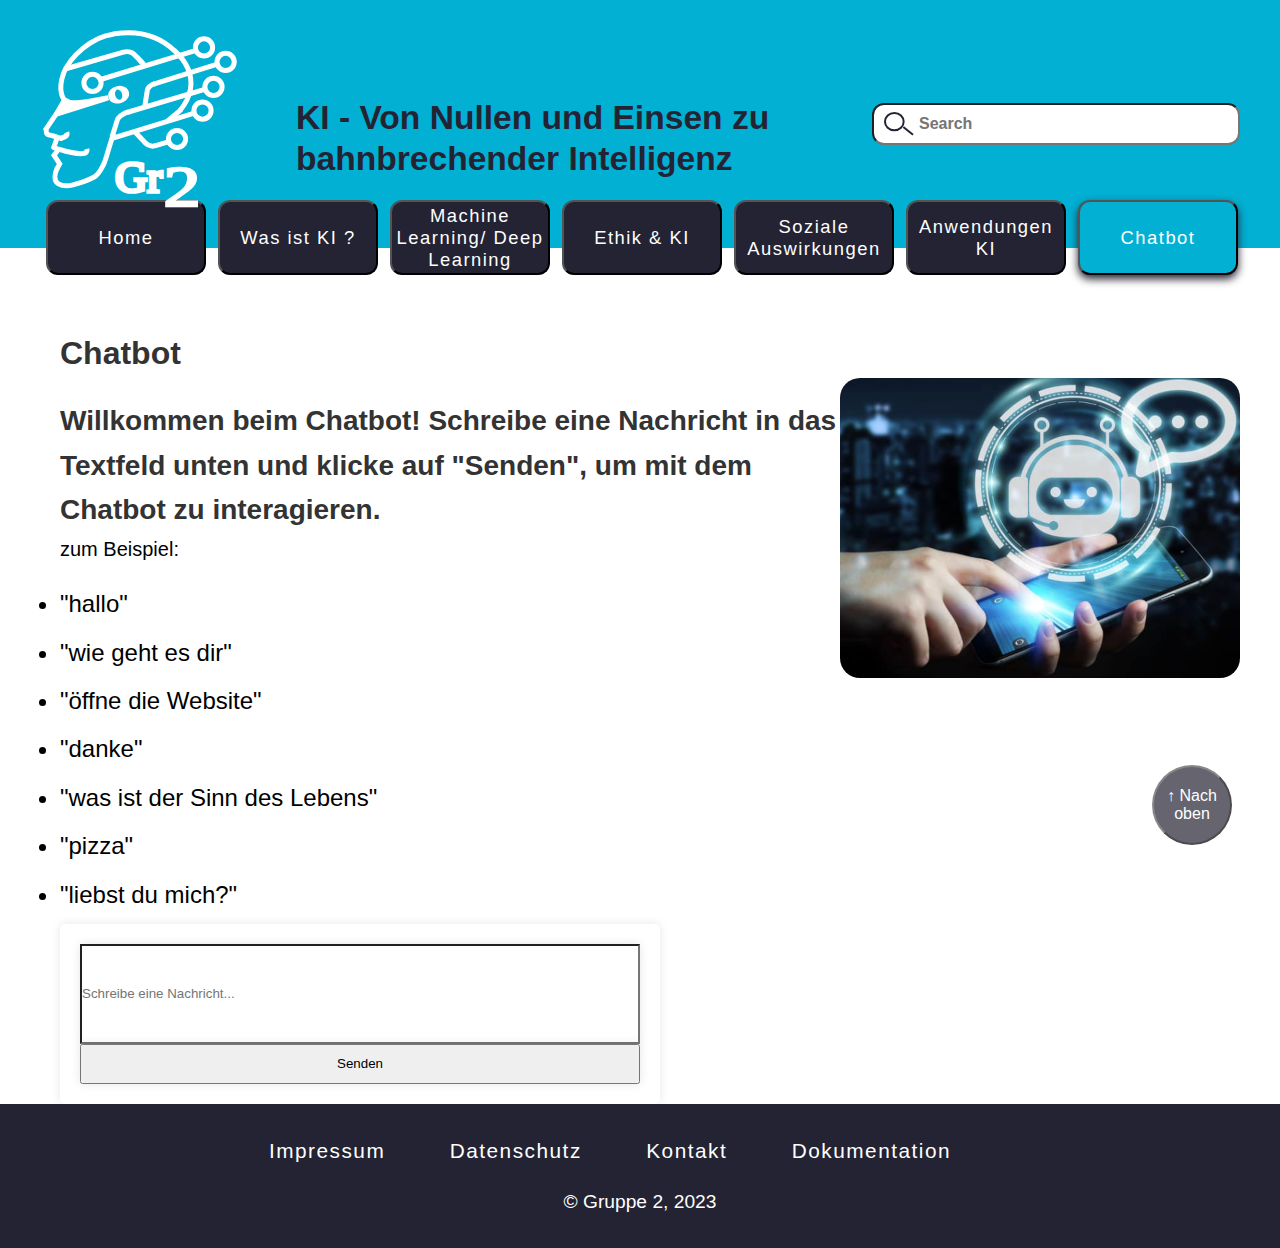
<file: html/chatbot.html>
<!DOCTYPE html>
<html lang="de">
    <head>
        <meta charset="utf-8">
        <title>KI Home</title>
        <link rel="stylesheet" href="../css/style.css">
        <link rel="stylesheet" href="../css/text.css">
        <link rel="icon" type="image/x-icon" href="../bilder/icontitle.svg">
        
        <meta name="viewport" content="width=device-width, initial-scale=1.0">
        <meta name="description" content="KI, Maschine learning, Technologie, Digital">
        <meta name="author" content="Albina, Christian, Haubir">
        <meta name="copyright" content="Gr 2">
        <meta name="keyword" content="AI, KI, Maschinlernen, Maschine lerning, Technologie, Digital, ChtGPT">
        <meta name="robots" content="follow">
    </head>

    <body>
        <header>
            <div class="container header">
                <label for="burger" id="burger-label"><img src="../bilder/burger-bar.png" id="burger-bar"></label>
                <input type="checkbox" id="burger">
                <div class="header_top" id="header">
                    <a href="../index.html" id="logo_link"><img src="../bilder/logo.svg" alt="logo" id="logo"><svg width="200" height="200" xmlns="http://www.w3.org/2000/svg">
                        <title>Gruppe2</title>
                        <g id="Layer_1">
                         <title>Layer 1</title>
                         <path id="svg_28" d="m516.72152,524.84388l-18.45992,6.11814l3.48101,-4.85232l14.9789,-1.26582l0.00001,0z" opacity="NaN" stroke="#00bfbf" fill="none"/>
                         <path id="svg_29" d="m501.21519,525.47679c0.52743,0.63291 6.22363,2.21519 8.75527,1.47679c2.53165,-0.7384 -10.97046,3.48101 -11.07595,3.48101c0.10549,0 2.8481,-4.32489 2.32068,-4.95781l0,0.00001z" opacity="NaN" stroke="#00bfbf" fill="none"/>
                         <g id="svg_5">
                          <g stroke="null" id="svg_33" stroke-width="5">
                           <path stroke="#ffffff" id="svg_3" d="m22.86552,84.16136l-16.73316,24.70652c0.15973,0.15973 -0.47952,5.59317 2.07741,5.91277c2.55693,0.31962 14.87939,4.0396 12.94447,3.67566c-1.93489,-0.36394 7.83048,-0.79914 5.59317,-6.23259" opacity="NaN" fill="none"/>
                           <path stroke="#ffffff" id="svg_4" d="m17.47858,116.69833l-3.67549,10.7072c0.15973,0.15973 36.07214,13.02458 33.13783,1.53616" opacity="NaN" fill="none"/>
                           <path stroke="#ffffff" id="svg_6" d="m73.41117,113.50219l-8.15008,26.68792c0.15973,0.15973 -4.95413,13.58352 -11.02679,16.77969c-6.07269,3.19614 -17.22462,6.82841 -21.21382,7.87718c-3.98921,1.04877 -8.91693,2.14718 -14.58301,-1.00243c-5.66608,-3.14961 -2.96351,-11.79742 -1.34512,-15.51336" opacity="NaN" fill="none"/>
                           <path stroke="#ffffff" id="svg_7" d="m16.64706,149.20202l3.03258,-5.29981l-2.96351,-4.44529l-2.66718,-4.14893l4.44607,-5.97708" opacity="NaN" fill="none"/>
                           <path stroke="#ffffff" id="svg_9" d="m71.24483,118.71231l83.86756,-25.78261" opacity="NaN" fill="none"/>
                           <path stroke="#ffffff" id="svg_10" d="m72.1339,116.63785l5.33433,-17.18842c0,0 4.77617,-7.4088 13.07401,-7.70515" opacity="NaN" fill="none"/>
                           <path stroke="#ffffff" id="svg_11" d="m89.32229,91.7443l76.16244,-22.52275" opacity="NaN" fill="none"/>
                           <path stroke="#ffffff" id="svg_12" d="m104.77553,86.70633l2.66718,-17.18842c0,0 2.37082,-5.33433 7.70515,-5.63069" opacity="NaN" fill="none"/>
                           <path stroke="#ffffff" id="svg_13" d="m113.62315,64.18358l63.71564,-20.15192" opacity="NaN" fill="none"/>
                           <path stroke="#ffffff" id="svg_14" d="m59.68711,59.73829l96.31436,-29.33883" opacity="NaN" fill="none"/>
                           <path stroke="#ffffff" id="svg_15" d="m25.97906,48.77327l57.49227,-16.5957c0,0 6.2234,-1.77811 10.07597,1.77811c3.85258,3.55622 10.37231,10.66866 10.66866,11.55773" opacity="NaN" fill="none"/>
                           <path stroke="#ffffff" id="svg_16" d="m94.36027,111.30351l11.26137,11.85408c0,0 5.63069,5.03798 10.37231,2.07447" opacity="NaN" fill="none"/>
                           <path stroke="#ffffff" id="svg_17" d="m129.9225,121.34144l-15.11395,4.44529" opacity="NaN" fill="none"/>
                           <ellipse stroke="#ffffff" opacity="NaN" ry="8.5942" rx="8.5942" id="svg_18" cy="119.00867" cx="137.03494" fill="none"/>
                           <ellipse stroke="#ffffff" opacity="NaN" ry="8.5942" rx="8.5942" id="svg_19" cy="90.55888" cx="162.5212" fill="none"/>
                           <ellipse stroke="#ffffff" opacity="NaN" ry="8.5942" rx="8.5942" id="svg_20" cy="66.85073" cx="173.48621" fill="none"/>
                           <ellipse stroke="#ffffff" opacity="NaN" ry="8.5942" rx="8.5942" id="svg_21" cy="41.95719" cx="185.63665" fill="none"/>
                           <ellipse stroke="#ffffff" opacity="NaN" ry="8.5942" rx="8.5942" id="svg_22" cy="27.43595" cx="164.00297" fill="none"/>
                           <path stroke="#ffffff" id="svg_23" d="m22.05043,84.92822l2.07447,-5.33433c0,0 -7.11244,-8.00151 -0.59271,-26.07897" opacity="NaN" fill="none"/>
                           <path stroke="#ffffff" id="svg_24" d="m22.93948,54.70032c7.11244,-19.26288 30.2307,-38.08551 50.08347,-40.53116" opacity="NaN" fill="none"/>
                           <path stroke="#ffffff" id="svg_25" d="m72.14939,14.11912c2.15209,0.46897 35.60254,-9.39406 62.8266,17.18842" opacity="NaN" fill="none"/>
                           <path stroke="#ffffff" id="svg_26" d="m134.07143,30.1031c32.30234,29.63519 8.89055,56.6032 5.92704,60.45577" opacity="NaN" fill="none"/>
                           <path stroke="#ffffff" id="svg_27" d="m127.25535,101.22756l13.92853,-11.55773" opacity="NaN" fill="none"/>
                           <path stroke="#ffffff" id="svg_30" d="m15.82703,94.41145l52.45427,-16.5957c0,0 -36.56853,7.75647 -40.74663,3.57081c-4.17811,-4.18567 -9.33684,11.8395 -11.70766,13.0249l0.00002,0z" opacity="NaN" fill="#ffffff"/>
                           <ellipse stroke="#ffffff" opacity="NaN" ry="8.5942" rx="8.5942" id="svg_31" cy="62.96512" cx="52.50856" fill="none"/>
                           <ellipse stroke="#ffffff" transform="matrix(2.68322 -0.832524 0.832524 2.68322 -63.123 20.1782)" opacity="NaN" ry="0.58017" rx="1.26582" id="svg_32" cy="33.49094" cx="42.4469" fill="none"/>
                          </g>
                          <text stroke="#ffffff" opacity="NaN" transform="matrix(1.8657 0 0 1.8657 -25.3548 60.6364)" xml:space="preserve" text-anchor="start" font-family="Noto Sans JP" font-size="24" stroke-width="2" id="svg_34" y="59.74291" x="53.74071" fill="#ffffff">Gr</text>
                          <text stroke="#ffffff" transform="matrix(3.0888 0 0 2.36952 -56.0845 5.57869)" xml:space="preserve" text-anchor="start" font-family="Noto Sans JP" font-size="24" id="svg_36" y="76.17576" x="58.18283" fill="#ffffff">2</text>
                         </g>
                        </g>
                       </svg></a>
                    <h1 class="header_slogan">KI - Von Nullen und Einsen zu bahnbrechender Intelligenz</h1>
                    <input type="text" class="header_input" placeholder="Search">
                </div>
    
                <nav class="header_nav">
                    <a href="../index.html"><button class="nav_btn">Home</button></a>
                    <a href="wasistki.html"><button class="nav_btn">Was ist KI ?</button></a>
                    <a href="machinelearning.html"><button class="nav_btn">Machine Learning/ Deep Learning</button></a>
                    <a href="ethikki.html"><button class="nav_btn">Ethik & KI</button></a>
                    <a href="sozialeauswirkungen.html"><button class="nav_btn">Soziale Auswirkungen</button></a>
                    <a href="anwendungen.html"><button class="nav_btn">Anwendungen KI</button></a>
                    <a href="chatbot.html"><button class="nav_btn" active>Chatbot</button></a>
                </nav>
            </div>
        </header>
			
		<main>
            <div class="container">
                <article>
                    <div class="div_main">
                        <div class="dev_text">
                        <h1>Chatbot</h1>
                            <h2>Willkommen beim Chatbot! Schreibe eine Nachricht in das Textfeld unten und klicke auf "Senden", um mit dem Chatbot zu interagieren.</h2>
                                <p> zum Beispiel: </p>
                                <li>"hallo"</li>
                                <li>"wie geht es dir"</li>
                                <li>"öffne die Website"</li>
                                <li>"danke"</li>
                                <li>"was ist der Sinn des Lebens"</li>
                                <li>"pizza"</li>
                                <li>"liebst du mich?"</li>
                            </div>
                            <div class="div_bild">
                                <img src="../bilder/chatbot.png" alt="ChatBot">
                            </div>
                        </div>
                </article>

    <div id="chat-container">
        <div id="chat-output"></div>
        <input type="text" id="user-input" placeholder="Schreibe eine Nachricht..." />
        <button id="send-button">Senden</button>
        </div>
                <a href="#header"><button id="oben_btn">&uarr; Nach oben</button></a>
            </div>
        
        <script src="../js/chatbot.js"></script>
        
        </main>
        <footer>
            <div class="container footer">
                <nav class="footer_nav">
                    <a href="../html/impressum.html" class="footer_link">Impressum</a>
                    <a href="../html/datenschutz.html" class="footer_link">Datenschutz</a>
                    <a href="../html/kontakt.html" class="footer_link">Kontakt</a>
                    <a href="../html/dokumentation.html" class="footer_link">Dokumentation</a>
                </nav>
                <div class="footer_copy">
                    &copy; Gruppe 2, 2023
                </div>
            </div>
        </footer>
        <script src="../js/search.js"></script>
    </body>
</html>
</file>
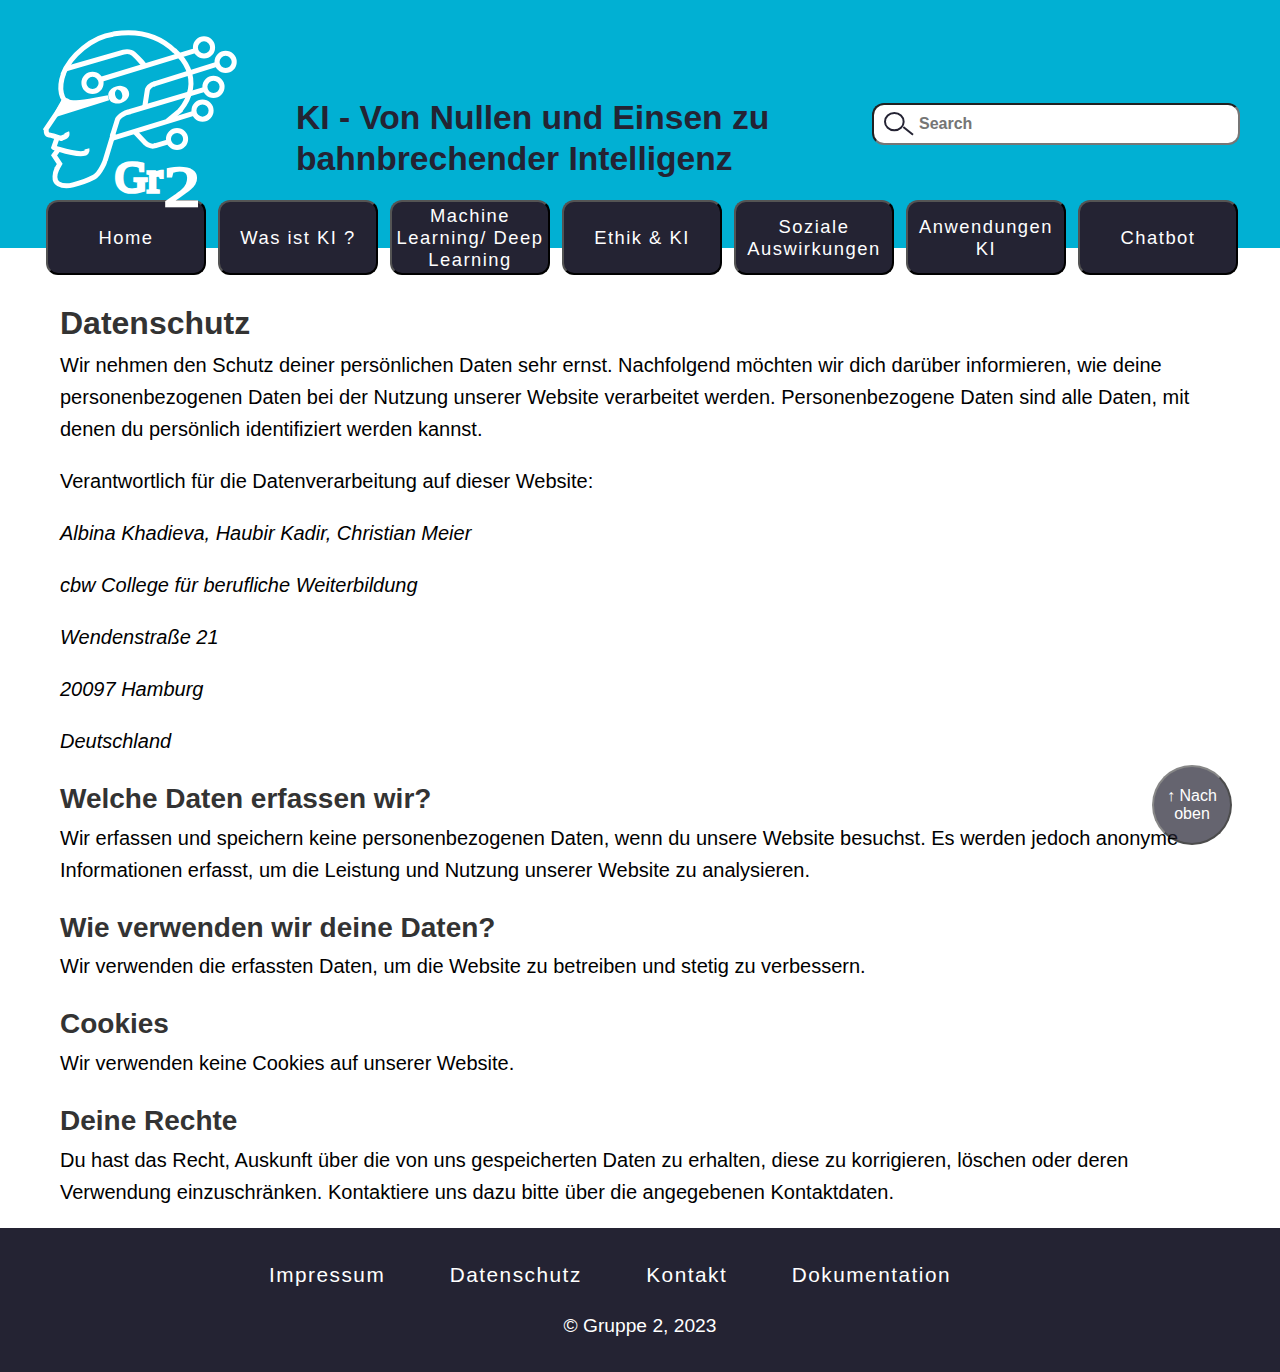
<file: html/datenschutz.html>
<!DOCTYPE html>
<html lang="de">
    <head>
        <meta charset="utf-8">
        <title>KI Home</title>
        <link rel="stylesheet" href="../css/style.css">
        <link rel="stylesheet" href="../css/text.css">
        <link rel="icon" type="image/x-icon" href="../bilder/icontitle.svg">
        
        <meta name="viewport" content="width=device-width, initial-scale=1.0">
        <meta name="description" content="KI, Maschine learning, Technologie, Digital">
        <meta name="author" content="Albina, Christian, Haubir">
        <meta name="copyright" content="Gr 2">
        <meta name="keyword" content="AI, KI, Maschinlernen, Maschine lerning, Technologie, Digital, ChtGPT">
        <meta name="robots" content="follow">
    </head>

    <body>
        <header>
            <div class="container header">
                <label for="burger" id="burger-label"><img src="../bilder/burger-bar.png" id="burger-bar"></label>
                <input type="checkbox" id="burger">
                <div class="header_top" id="header">
                    <a href="../index.html" id="logo_link"><img src="../bilder/logo.svg" alt="logo" id="logo"><svg width="200" height="200" xmlns="http://www.w3.org/2000/svg">
                        <title>Gruppe2</title>
                        <g id="Layer_1">
                         <title>Layer 1</title>
                         <path id="svg_28" d="m516.72152,524.84388l-18.45992,6.11814l3.48101,-4.85232l14.9789,-1.26582l0.00001,0z" opacity="NaN" stroke="#00bfbf" fill="none"/>
                         <path id="svg_29" d="m501.21519,525.47679c0.52743,0.63291 6.22363,2.21519 8.75527,1.47679c2.53165,-0.7384 -10.97046,3.48101 -11.07595,3.48101c0.10549,0 2.8481,-4.32489 2.32068,-4.95781l0,0.00001z" opacity="NaN" stroke="#00bfbf" fill="none"/>
                         <g id="svg_5">
                          <g stroke="null" id="svg_33" stroke-width="5">
                           <path stroke="#ffffff" id="svg_3" d="m22.86552,84.16136l-16.73316,24.70652c0.15973,0.15973 -0.47952,5.59317 2.07741,5.91277c2.55693,0.31962 14.87939,4.0396 12.94447,3.67566c-1.93489,-0.36394 7.83048,-0.79914 5.59317,-6.23259" opacity="NaN" fill="none"/>
                           <path stroke="#ffffff" id="svg_4" d="m17.47858,116.69833l-3.67549,10.7072c0.15973,0.15973 36.07214,13.02458 33.13783,1.53616" opacity="NaN" fill="none"/>
                           <path stroke="#ffffff" id="svg_6" d="m73.41117,113.50219l-8.15008,26.68792c0.15973,0.15973 -4.95413,13.58352 -11.02679,16.77969c-6.07269,3.19614 -17.22462,6.82841 -21.21382,7.87718c-3.98921,1.04877 -8.91693,2.14718 -14.58301,-1.00243c-5.66608,-3.14961 -2.96351,-11.79742 -1.34512,-15.51336" opacity="NaN" fill="none"/>
                           <path stroke="#ffffff" id="svg_7" d="m16.64706,149.20202l3.03258,-5.29981l-2.96351,-4.44529l-2.66718,-4.14893l4.44607,-5.97708" opacity="NaN" fill="none"/>
                           <path stroke="#ffffff" id="svg_9" d="m71.24483,118.71231l83.86756,-25.78261" opacity="NaN" fill="none"/>
                           <path stroke="#ffffff" id="svg_10" d="m72.1339,116.63785l5.33433,-17.18842c0,0 4.77617,-7.4088 13.07401,-7.70515" opacity="NaN" fill="none"/>
                           <path stroke="#ffffff" id="svg_11" d="m89.32229,91.7443l76.16244,-22.52275" opacity="NaN" fill="none"/>
                           <path stroke="#ffffff" id="svg_12" d="m104.77553,86.70633l2.66718,-17.18842c0,0 2.37082,-5.33433 7.70515,-5.63069" opacity="NaN" fill="none"/>
                           <path stroke="#ffffff" id="svg_13" d="m113.62315,64.18358l63.71564,-20.15192" opacity="NaN" fill="none"/>
                           <path stroke="#ffffff" id="svg_14" d="m59.68711,59.73829l96.31436,-29.33883" opacity="NaN" fill="none"/>
                           <path stroke="#ffffff" id="svg_15" d="m25.97906,48.77327l57.49227,-16.5957c0,0 6.2234,-1.77811 10.07597,1.77811c3.85258,3.55622 10.37231,10.66866 10.66866,11.55773" opacity="NaN" fill="none"/>
                           <path stroke="#ffffff" id="svg_16" d="m94.36027,111.30351l11.26137,11.85408c0,0 5.63069,5.03798 10.37231,2.07447" opacity="NaN" fill="none"/>
                           <path stroke="#ffffff" id="svg_17" d="m129.9225,121.34144l-15.11395,4.44529" opacity="NaN" fill="none"/>
                           <ellipse stroke="#ffffff" opacity="NaN" ry="8.5942" rx="8.5942" id="svg_18" cy="119.00867" cx="137.03494" fill="none"/>
                           <ellipse stroke="#ffffff" opacity="NaN" ry="8.5942" rx="8.5942" id="svg_19" cy="90.55888" cx="162.5212" fill="none"/>
                           <ellipse stroke="#ffffff" opacity="NaN" ry="8.5942" rx="8.5942" id="svg_20" cy="66.85073" cx="173.48621" fill="none"/>
                           <ellipse stroke="#ffffff" opacity="NaN" ry="8.5942" rx="8.5942" id="svg_21" cy="41.95719" cx="185.63665" fill="none"/>
                           <ellipse stroke="#ffffff" opacity="NaN" ry="8.5942" rx="8.5942" id="svg_22" cy="27.43595" cx="164.00297" fill="none"/>
                           <path stroke="#ffffff" id="svg_23" d="m22.05043,84.92822l2.07447,-5.33433c0,0 -7.11244,-8.00151 -0.59271,-26.07897" opacity="NaN" fill="none"/>
                           <path stroke="#ffffff" id="svg_24" d="m22.93948,54.70032c7.11244,-19.26288 30.2307,-38.08551 50.08347,-40.53116" opacity="NaN" fill="none"/>
                           <path stroke="#ffffff" id="svg_25" d="m72.14939,14.11912c2.15209,0.46897 35.60254,-9.39406 62.8266,17.18842" opacity="NaN" fill="none"/>
                           <path stroke="#ffffff" id="svg_26" d="m134.07143,30.1031c32.30234,29.63519 8.89055,56.6032 5.92704,60.45577" opacity="NaN" fill="none"/>
                           <path stroke="#ffffff" id="svg_27" d="m127.25535,101.22756l13.92853,-11.55773" opacity="NaN" fill="none"/>
                           <path stroke="#ffffff" id="svg_30" d="m15.82703,94.41145l52.45427,-16.5957c0,0 -36.56853,7.75647 -40.74663,3.57081c-4.17811,-4.18567 -9.33684,11.8395 -11.70766,13.0249l0.00002,0z" opacity="NaN" fill="#ffffff"/>
                           <ellipse stroke="#ffffff" opacity="NaN" ry="8.5942" rx="8.5942" id="svg_31" cy="62.96512" cx="52.50856" fill="none"/>
                           <ellipse stroke="#ffffff" transform="matrix(2.68322 -0.832524 0.832524 2.68322 -63.123 20.1782)" opacity="NaN" ry="0.58017" rx="1.26582" id="svg_32" cy="33.49094" cx="42.4469" fill="none"/>
                          </g>
                          <text stroke="#ffffff" opacity="NaN" transform="matrix(1.8657 0 0 1.8657 -25.3548 60.6364)" xml:space="preserve" text-anchor="start" font-family="Noto Sans JP" font-size="24" stroke-width="2" id="svg_34" y="59.74291" x="53.74071" fill="#ffffff">Gr</text>
                          <text stroke="#ffffff" transform="matrix(3.0888 0 0 2.36952 -56.0845 5.57869)" xml:space="preserve" text-anchor="start" font-family="Noto Sans JP" font-size="24" id="svg_36" y="76.17576" x="58.18283" fill="#ffffff">2</text>
                         </g>
                        </g>
                       </svg></a>
                    <h1 class="header_slogan">KI - Von Nullen und Einsen zu bahnbrechender Intelligenz</h1>
                    <input type="text" class="header_input" placeholder="Search">
                </div>
    
                <nav class="header_nav">
                    <a href="../index.html"><button class="nav_btn">Home</button></a>
                    <a href="wasistki.html"><button class="nav_btn">Was ist KI ?</button></a>
                    <a href="machinelearning.html"><button class="nav_btn">Machine Learning/ Deep Learning</button></a>
                    <a href="ethikki.html"><button class="nav_btn">Ethik & KI</button></a>
                    <a href="sozialeauswirkungen.html"><button class="nav_btn">Soziale Auswirkungen</button></a>
                    <a href="anwendungen.html"><button class="nav_btn">Anwendungen KI</button></a>
                    <a href="chatbot.html"><button class="nav_btn">Chatbot</button></a>
                </nav>
            </div>
        </header>
		<article>
       <section class="datenschutz-section container">
            <h1>Datenschutz</h1>
            <p>Wir nehmen den Schutz deiner persönlichen Daten sehr ernst. Nachfolgend möchten wir dich darüber informieren, wie deine personenbezogenen Daten bei der Nutzung unserer Website verarbeitet werden. Personenbezogene Daten sind alle Daten, mit denen du persönlich identifiziert werden kannst.</p>
            <p>Verantwortlich für die Datenverarbeitung auf dieser Website:</p>
            <address>
                <p>Albina Khadieva, Haubir Kadir, Christian Meier</p>
                <p>cbw College für berufliche Weiterbildung</p>
                <p>Wendenstraße 21</p>
                <p>20097 Hamburg</p>
                <p>Deutschland</p>
            </address>
            <h2>Welche Daten erfassen wir?</h2>
            <p>Wir erfassen und speichern keine personenbezogenen Daten, wenn du unsere Website besuchst. Es werden jedoch anonyme Informationen erfasst, um die Leistung und Nutzung unserer Website zu analysieren.</p>
            <!-- Füge hier ggf. weitere Informationen zur Datenerfassung hinzu -->
            <h2>Wie verwenden wir deine Daten?</h2>
            <p>Wir verwenden die erfassten Daten, um die Website zu betreiben und stetig zu verbessern.</p>
            <!-- Füge hier ggf. weitere Informationen zur Verwendung der Daten hinzu -->
            <h2>Cookies</h2>
            <p>Wir verwenden keine Cookies auf unserer Website.</p>
            <!-- Füge hier ggf. Informationen zu Cookies hinzu -->
            <h2>Deine Rechte</h2>
            <p>Du hast das Recht, Auskunft über die von uns gespeicherten Daten zu erhalten, diese zu korrigieren, löschen oder deren Verwendung einzuschränken. Kontaktiere uns dazu bitte über die angegebenen Kontaktdaten.</p>
            <!-- Füge hier ggf. weitere Informationen zu den Rechten der Nutzer hinzu -->
            <a href="#header"><button id="oben_btn">&uarr; Nach oben</button></a>
        </section>
		</article>
        </main>
        <footer>
            <div class="container footer">
                <nav class="footer_nav">
                    <a href="../html/impressum.html" class="footer_link">Impressum</a>
                    <a href="../html/datenschutz.html" class="footer_link">Datenschutz</a>
                    <a href="../html/kontakt.html" class="footer_link">Kontakt</a>
                    <a href="../html/dokumentation.html" class="footer_link">Dokumentation</a>
                </nav>
                <div class="footer_copy">
                    &copy; Gruppe 2, 2023
                </div>
            </div>
        </footer>
        <script src="../js/search.js"></script>
    </body>
</html>
</file>
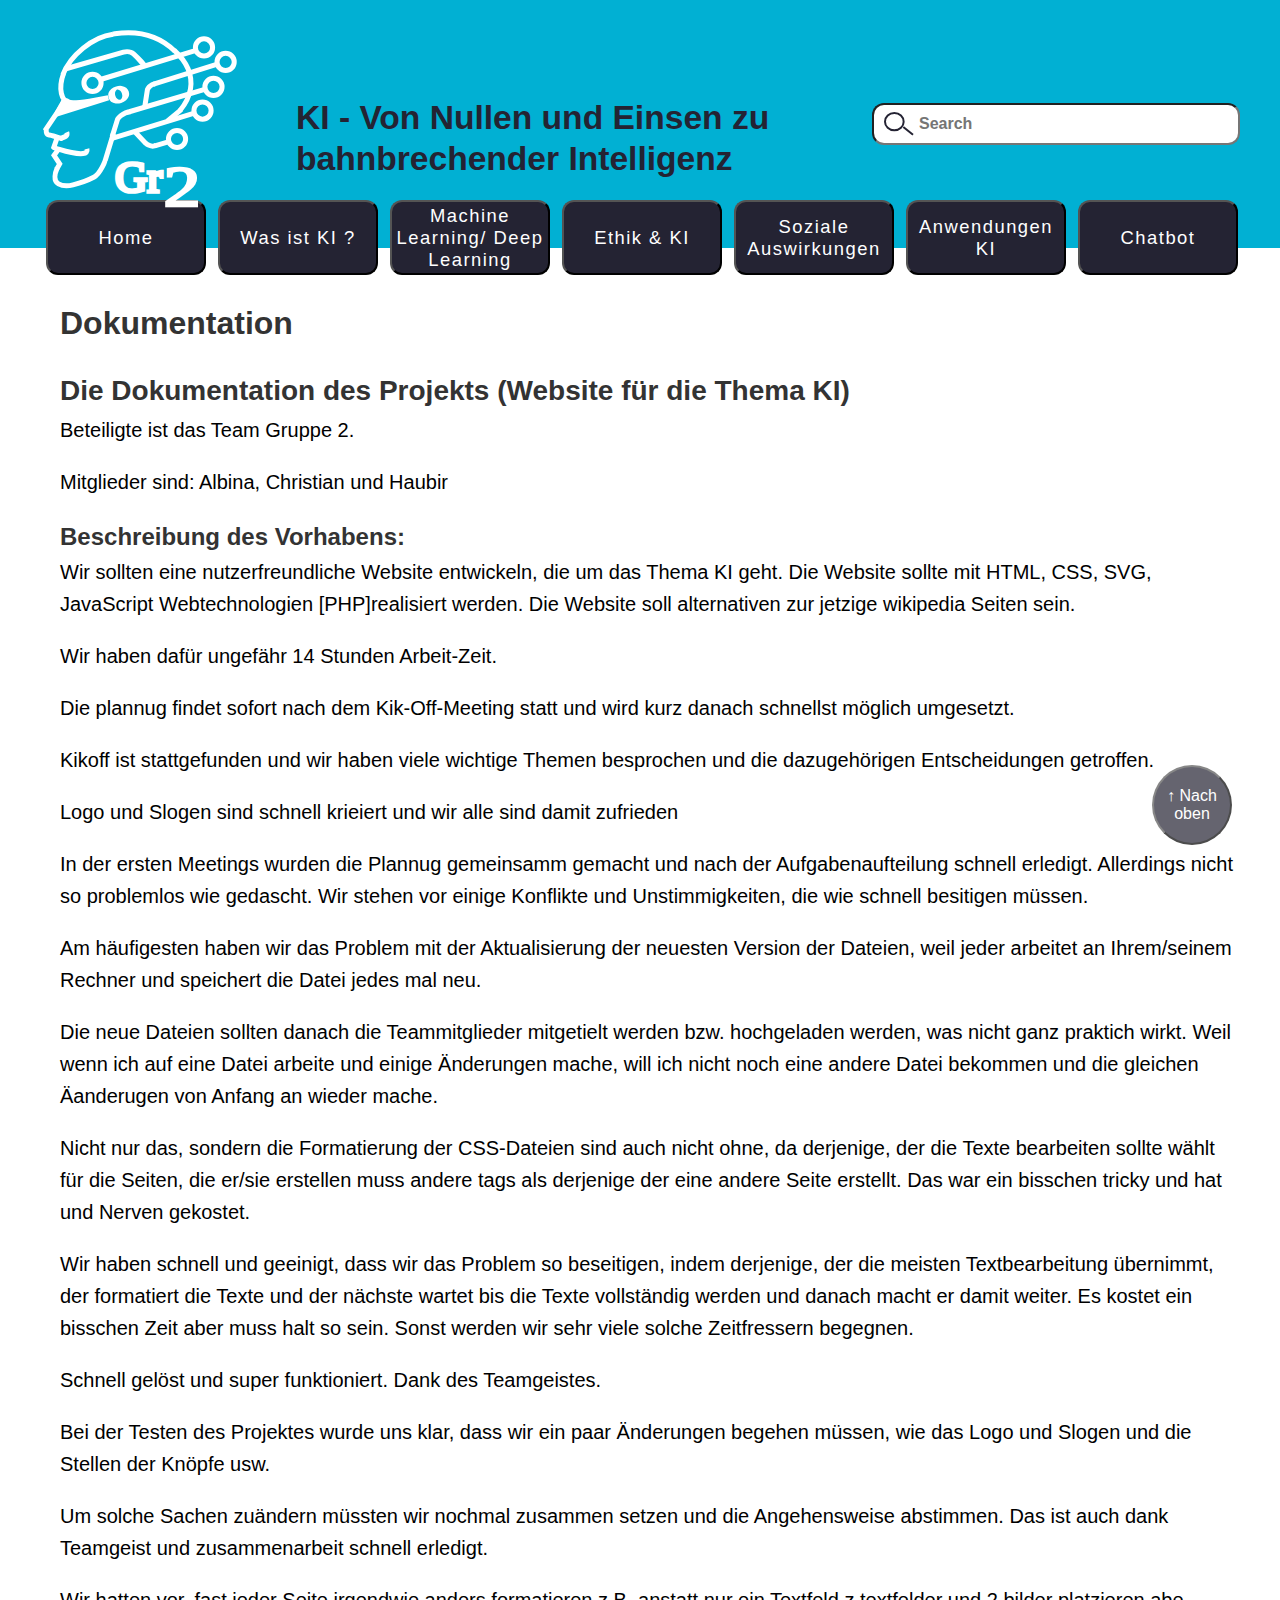
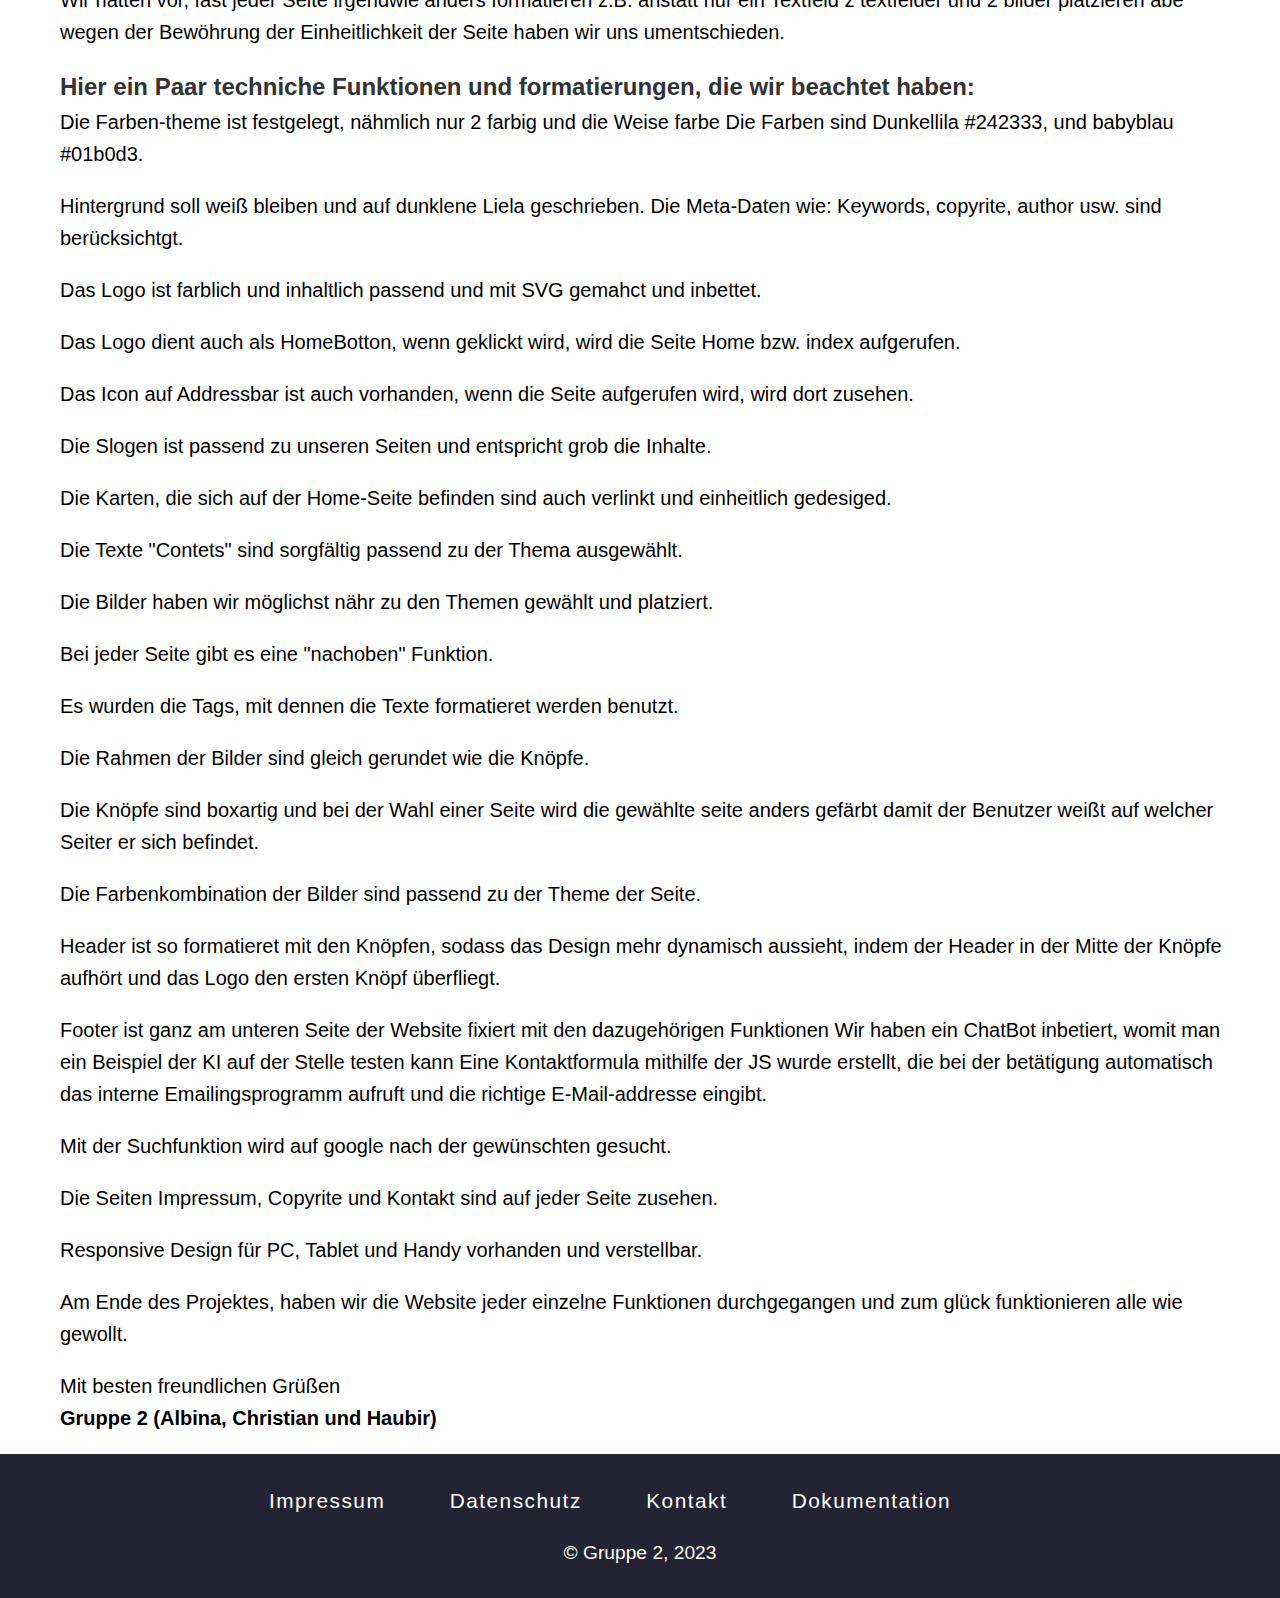
<file: html/dokumentation.html>
<!DOCTYPE html>
<html lang="de">
    <head>
        <meta charset="utf-8">
        <title>Dokumentation</title>
        <link rel="stylesheet" href="../css/style.css">
        <link rel="stylesheet" href="../css/text.css">
        <link rel="icon" type="image/x-icon" href="../bilder/icontitle.svg">
        
        <meta name="viewport" content="width=device-width, initial-scale=1.0">
        <meta name="description" content="KI, Maschine learning, Technologie, Digital">
        <meta name="author" content="Albina, Christian, Haubir">
        <meta name="copyright" content="Gr 2">
        <meta name="keyword" content="AI, KI, Maschinlernen, Maschine lerning, Technologie, Digital, ChtGPT">
        <meta name="robots" content="follow">
    </head>

    <body>
        <header>
            <div class="container header">
                <label for="burger" id="burger-label"><img src="../bilder/burger-bar.png" id="burger-bar"></label>
                <input type="checkbox" id="burger">
                <div class="header_top" id="header">
                    <a href="../index.html" id="logo_link"><img src="../bilder/logo.svg" alt="logo" id="logo"><svg width="200" height="200" xmlns="http://www.w3.org/2000/svg">
                        <title>Gruppe2</title>
                        <g id="Layer_1">
                         <title>Layer 1</title>
                         <path id="svg_28" d="m516.72152,524.84388l-18.45992,6.11814l3.48101,-4.85232l14.9789,-1.26582l0.00001,0z" opacity="NaN" stroke="#00bfbf" fill="none"/>
                         <path id="svg_29" d="m501.21519,525.47679c0.52743,0.63291 6.22363,2.21519 8.75527,1.47679c2.53165,-0.7384 -10.97046,3.48101 -11.07595,3.48101c0.10549,0 2.8481,-4.32489 2.32068,-4.95781l0,0.00001z" opacity="NaN" stroke="#00bfbf" fill="none"/>
                         <g id="svg_5">
                          <g stroke="null" id="svg_33" stroke-width="5">
                           <path stroke="#ffffff" id="svg_3" d="m22.86552,84.16136l-16.73316,24.70652c0.15973,0.15973 -0.47952,5.59317 2.07741,5.91277c2.55693,0.31962 14.87939,4.0396 12.94447,3.67566c-1.93489,-0.36394 7.83048,-0.79914 5.59317,-6.23259" opacity="NaN" fill="none"/>
                           <path stroke="#ffffff" id="svg_4" d="m17.47858,116.69833l-3.67549,10.7072c0.15973,0.15973 36.07214,13.02458 33.13783,1.53616" opacity="NaN" fill="none"/>
                           <path stroke="#ffffff" id="svg_6" d="m73.41117,113.50219l-8.15008,26.68792c0.15973,0.15973 -4.95413,13.58352 -11.02679,16.77969c-6.07269,3.19614 -17.22462,6.82841 -21.21382,7.87718c-3.98921,1.04877 -8.91693,2.14718 -14.58301,-1.00243c-5.66608,-3.14961 -2.96351,-11.79742 -1.34512,-15.51336" opacity="NaN" fill="none"/>
                           <path stroke="#ffffff" id="svg_7" d="m16.64706,149.20202l3.03258,-5.29981l-2.96351,-4.44529l-2.66718,-4.14893l4.44607,-5.97708" opacity="NaN" fill="none"/>
                           <path stroke="#ffffff" id="svg_9" d="m71.24483,118.71231l83.86756,-25.78261" opacity="NaN" fill="none"/>
                           <path stroke="#ffffff" id="svg_10" d="m72.1339,116.63785l5.33433,-17.18842c0,0 4.77617,-7.4088 13.07401,-7.70515" opacity="NaN" fill="none"/>
                           <path stroke="#ffffff" id="svg_11" d="m89.32229,91.7443l76.16244,-22.52275" opacity="NaN" fill="none"/>
                           <path stroke="#ffffff" id="svg_12" d="m104.77553,86.70633l2.66718,-17.18842c0,0 2.37082,-5.33433 7.70515,-5.63069" opacity="NaN" fill="none"/>
                           <path stroke="#ffffff" id="svg_13" d="m113.62315,64.18358l63.71564,-20.15192" opacity="NaN" fill="none"/>
                           <path stroke="#ffffff" id="svg_14" d="m59.68711,59.73829l96.31436,-29.33883" opacity="NaN" fill="none"/>
                           <path stroke="#ffffff" id="svg_15" d="m25.97906,48.77327l57.49227,-16.5957c0,0 6.2234,-1.77811 10.07597,1.77811c3.85258,3.55622 10.37231,10.66866 10.66866,11.55773" opacity="NaN" fill="none"/>
                           <path stroke="#ffffff" id="svg_16" d="m94.36027,111.30351l11.26137,11.85408c0,0 5.63069,5.03798 10.37231,2.07447" opacity="NaN" fill="none"/>
                           <path stroke="#ffffff" id="svg_17" d="m129.9225,121.34144l-15.11395,4.44529" opacity="NaN" fill="none"/>
                           <ellipse stroke="#ffffff" opacity="NaN" ry="8.5942" rx="8.5942" id="svg_18" cy="119.00867" cx="137.03494" fill="none"/>
                           <ellipse stroke="#ffffff" opacity="NaN" ry="8.5942" rx="8.5942" id="svg_19" cy="90.55888" cx="162.5212" fill="none"/>
                           <ellipse stroke="#ffffff" opacity="NaN" ry="8.5942" rx="8.5942" id="svg_20" cy="66.85073" cx="173.48621" fill="none"/>
                           <ellipse stroke="#ffffff" opacity="NaN" ry="8.5942" rx="8.5942" id="svg_21" cy="41.95719" cx="185.63665" fill="none"/>
                           <ellipse stroke="#ffffff" opacity="NaN" ry="8.5942" rx="8.5942" id="svg_22" cy="27.43595" cx="164.00297" fill="none"/>
                           <path stroke="#ffffff" id="svg_23" d="m22.05043,84.92822l2.07447,-5.33433c0,0 -7.11244,-8.00151 -0.59271,-26.07897" opacity="NaN" fill="none"/>
                           <path stroke="#ffffff" id="svg_24" d="m22.93948,54.70032c7.11244,-19.26288 30.2307,-38.08551 50.08347,-40.53116" opacity="NaN" fill="none"/>
                           <path stroke="#ffffff" id="svg_25" d="m72.14939,14.11912c2.15209,0.46897 35.60254,-9.39406 62.8266,17.18842" opacity="NaN" fill="none"/>
                           <path stroke="#ffffff" id="svg_26" d="m134.07143,30.1031c32.30234,29.63519 8.89055,56.6032 5.92704,60.45577" opacity="NaN" fill="none"/>
                           <path stroke="#ffffff" id="svg_27" d="m127.25535,101.22756l13.92853,-11.55773" opacity="NaN" fill="none"/>
                           <path stroke="#ffffff" id="svg_30" d="m15.82703,94.41145l52.45427,-16.5957c0,0 -36.56853,7.75647 -40.74663,3.57081c-4.17811,-4.18567 -9.33684,11.8395 -11.70766,13.0249l0.00002,0z" opacity="NaN" fill="#ffffff"/>
                           <ellipse stroke="#ffffff" opacity="NaN" ry="8.5942" rx="8.5942" id="svg_31" cy="62.96512" cx="52.50856" fill="none"/>
                           <ellipse stroke="#ffffff" transform="matrix(2.68322 -0.832524 0.832524 2.68322 -63.123 20.1782)" opacity="NaN" ry="0.58017" rx="1.26582" id="svg_32" cy="33.49094" cx="42.4469" fill="none"/>
                          </g>
                          <text stroke="#ffffff" opacity="NaN" transform="matrix(1.8657 0 0 1.8657 -25.3548 60.6364)" xml:space="preserve" text-anchor="start" font-family="Noto Sans JP" font-size="24" stroke-width="2" id="svg_34" y="59.74291" x="53.74071" fill="#ffffff">Gr</text>
                          <text stroke="#ffffff" transform="matrix(3.0888 0 0 2.36952 -56.0845 5.57869)" xml:space="preserve" text-anchor="start" font-family="Noto Sans JP" font-size="24" id="svg_36" y="76.17576" x="58.18283" fill="#ffffff">2</text>
                         </g>
                        </g>
                       </svg></a>
                    <h1 class="header_slogan">KI - Von Nullen und Einsen zu bahnbrechender Intelligenz</h1>
                    <input type="text" class="header_input" placeholder="Search">
                </div>
    
                <nav class="header_nav">
                    <a href="../index.html"><button class="nav_btn">Home</button></a>
                    <a href="wasistki.html"><button class="nav_btn">Was ist KI ?</button></a>
                    <a href="machinelearning.html"><button class="nav_btn">Machine Learning/ Deep Learning</button></a>
                    <a href="ethikki.html"><button class="nav_btn">Ethik & KI</button></a>
                    <a href="sozialeauswirkungen.html"><button class="nav_btn">Soziale Auswirkungen</button></a>
                    <a href="anwendungen.html"><button class="nav_btn">Anwendungen KI</button></a>
                    <a href="chatbot.html"><button class="nav_btn">Chatbot</button></a>
                </nav>
            </div>
        </header>

        <main>
        <section class="impressum-section container">
            <h1>Dokumentation</h1>
                <h2>Die Dokumentation des Projekts (Website für die Thema KI)</h2>

                <p>Beteiligte ist das Team Gruppe 2.</p>
                <p>Mitglieder sind: Albina, Christian und Haubir</p>

                <h3>Beschreibung des Vorhabens: </h3>
                <p>Wir sollten eine nutzerfreundliche Website entwickeln, die um das Thema KI geht.
                Die Website sollte mit HTML, CSS, SVG, JavaScript Webtechnologien [PHP]realisiert werden. 
                Die Website soll alternativen zur jetzige wikipedia Seiten sein.</p>

                <p>Wir haben dafür ungefähr 14 Stunden Arbeit-Zeit.</p>

                <p>Die plannug findet sofort nach dem Kik-Off-Meeting statt und wird kurz danach schnellst möglich
                umgesetzt.</p>
                <p>Kikoff ist stattgefunden und wir haben viele wichtige Themen besprochen und die dazugehörigen 
                    Entscheidungen getroffen.</p>
                <p>Logo und Slogen sind schnell krieiert und wir alle sind damit zufrieden</p>
                <p>In der ersten Meetings wurden die Plannug gemeinsamm gemacht und nach der Aufgabenaufteilung 
                    schnell erledigt. Allerdings nicht so problemlos wie gedascht. Wir stehen vor einige Konflikte
                    und Unstimmigkeiten, die wie schnell besitigen müssen.</p>
                <p>Am häufigesten haben wir das Problem mit der Aktualisierung der neuesten Version der Dateien,
                    weil jeder arbeitet an Ihrem/seinem Rechner und speichert die Datei jedes mal neu.</p>
                <p>Die neue Dateien sollten danach die Teammitglieder mitgetielt werden bzw. hochgeladen werden,
                    was nicht ganz praktich wirkt. Weil wenn ich auf eine Datei arbeite und einige Änderungen mache,
                    will ich nicht noch eine andere Datei bekommen und die gleichen Äanderugen von Anfang an wieder mache.</p>
                <p>Nicht nur das, sondern die Formatierung der CSS-Dateien sind auch nicht ohne, da derjenige, der die Texte
                    bearbeiten sollte wählt für die Seiten, die er/sie erstellen muss andere tags als derjenige der eine andere
                    Seite erstellt. Das war ein bisschen tricky und hat und Nerven gekostet.</p>
                <p>Wir haben schnell und geeinigt, dass wir das Problem so beseitigen, indem derjenige, der die meisten Textbearbeitung
                    übernimmt, der formatiert die Texte und der nächste wartet bis die Texte vollständig werden und danach macht
                    er damit weiter. Es kostet ein bisschen Zeit aber muss halt so sein. Sonst werden wir sehr viele solche 
                    Zeitfressern begegnen.</p>
                <p>Schnell gelöst und super funktioniert. Dank des Teamgeistes.</p>
                <p>Bei der Testen des Projektes wurde uns klar, dass wir ein paar Änderungen begehen müssen, wie das Logo und Slogen
                    und die Stellen der Knöpfe usw.</p>
                <p>Um solche Sachen zuändern müssten wir nochmal zusammen setzen und die Angehensweise abstimmen.
                    Das ist auch dank Teamgeist und zusammenarbeit schnell erledigt.</p>
                <p>Wir hatten vor, fast jeder Seite irgendwie anders formatieren z.B. anstatt nur ein Textfeld z textfelder und
                    2 bilder platzieren abe wegen der Bewöhrung der Einheitlichkeit der Seite haben wir uns umentschieden.</p>
                
                <h3>Hier ein Paar techniche Funktionen und formatierungen, die wir beachtet haben:</h3>
                <p>Die Farben-theme ist festgelegt, nähmlich nur 2 farbig und die Weise farbe
                        Die Farben sind Dunkellila #242333, und babyblau #01b0d3.</p>
                <p>Hintergrund soll weiß bleiben und auf dunklene Liela geschrieben.
                    Die Meta-Daten wie: Keywords, copyrite, author usw. sind berücksichtgt.</p>
                <p>Das Logo ist farblich und inhaltlich passend und mit SVG gemahct und inbettet.</p>
                <p>Das Logo dient auch als HomeBotton, wenn geklickt wird, wird die Seite Home bzw. index aufgerufen.</p>
                <p>Das Icon auf Addressbar ist auch vorhanden, wenn die Seite aufgerufen wird, wird dort zusehen.</p>
                <p>Die Slogen ist passend zu unseren Seiten und entspricht grob die Inhalte.</p>
                <p>Die Karten, die sich auf der Home-Seite befinden sind auch verlinkt und einheitlich gedesiged.</p>
                <p>Die Texte "Contets" sind sorgfältig passend zu der Thema ausgewählt.</p>
                <p>Die Bilder haben wir möglichst nähr zu den Themen gewählt und platziert.</p>
                <p>Bei jeder Seite gibt es eine "nachoben" Funktion.</p>
                <p>Es wurden die Tags, mit dennen die Texte formatieret werden benutzt.</p>
                <p>Die Rahmen der Bilder sind gleich gerundet wie die Knöpfe.</p>
                <p>Die Knöpfe sind boxartig und bei der Wahl einer Seite wird die gewählte seite anders gefärbt
                    damit der Benutzer weißt auf welcher Seiter er sich befindet.</p>
                <p>Die Farbenkombination der Bilder sind passend zu der Theme der Seite.</p>
                <p>Header ist so formatieret mit den Knöpfen, sodass das Design mehr dynamisch aussieht,
                    indem der Header in der Mitte der Knöpfe aufhört und das Logo den ersten Knöpf überfliegt.</p>
                <p>Footer ist ganz am unteren Seite der Website fixiert mit den dazugehörigen Funktionen
                    Wir haben ein ChatBot inbetiert, womit man ein Beispiel der KI auf der Stelle testen kann
                    Eine Kontaktformula mithilfe der JS wurde erstellt, die bei der betätigung automatisch das 
                        interne Emailingsprogramm aufruft und die richtige E-Mail-addresse eingibt.</p>
                <p>Mit der Suchfunktion wird auf google nach der gewünschten gesucht.</p>
                <p>Die Seiten Impressum, Copyrite und Kontakt sind auf jeder Seite zusehen.</p>
                <p>Responsive Design für PC, Tablet und Handy vorhanden und verstellbar.</p>
                <p>Am Ende des Projektes, haben wir die Website jeder einzelne Funktionen durchgegangen und zum glück 
                    funktionieren alle wie gewollt.</p>


                <p>Mit besten freundlichen Grüßen<br>
                <strong>Gruppe 2 (Albina, Christian und Haubir)</strong></p>
            
            <a href="#header"><button id="oben_btn">&uarr; Nach oben</button></a>
        </section>

        </main>
        <footer>
            <div class="container footer">
                <nav class="footer_nav">
                    <a href="../html/impressum.html" class="footer_link">Impressum</a>
                    <a href="../html/datenschutz.html" class="footer_link">Datenschutz</a>
                    <a href="../html/kontakt.html" class="footer_link">Kontakt</a>
                    <a href="../html/dokumentation.html" class="footer_link">Dokumentation</a>
                </nav>
                <div class="footer_copy">
                    &copy; Gruppe 2, 2023
                </div>
            </div>
        </footer>
        <script src="../js/search.js"></script>
    </body>
</html>
</file>
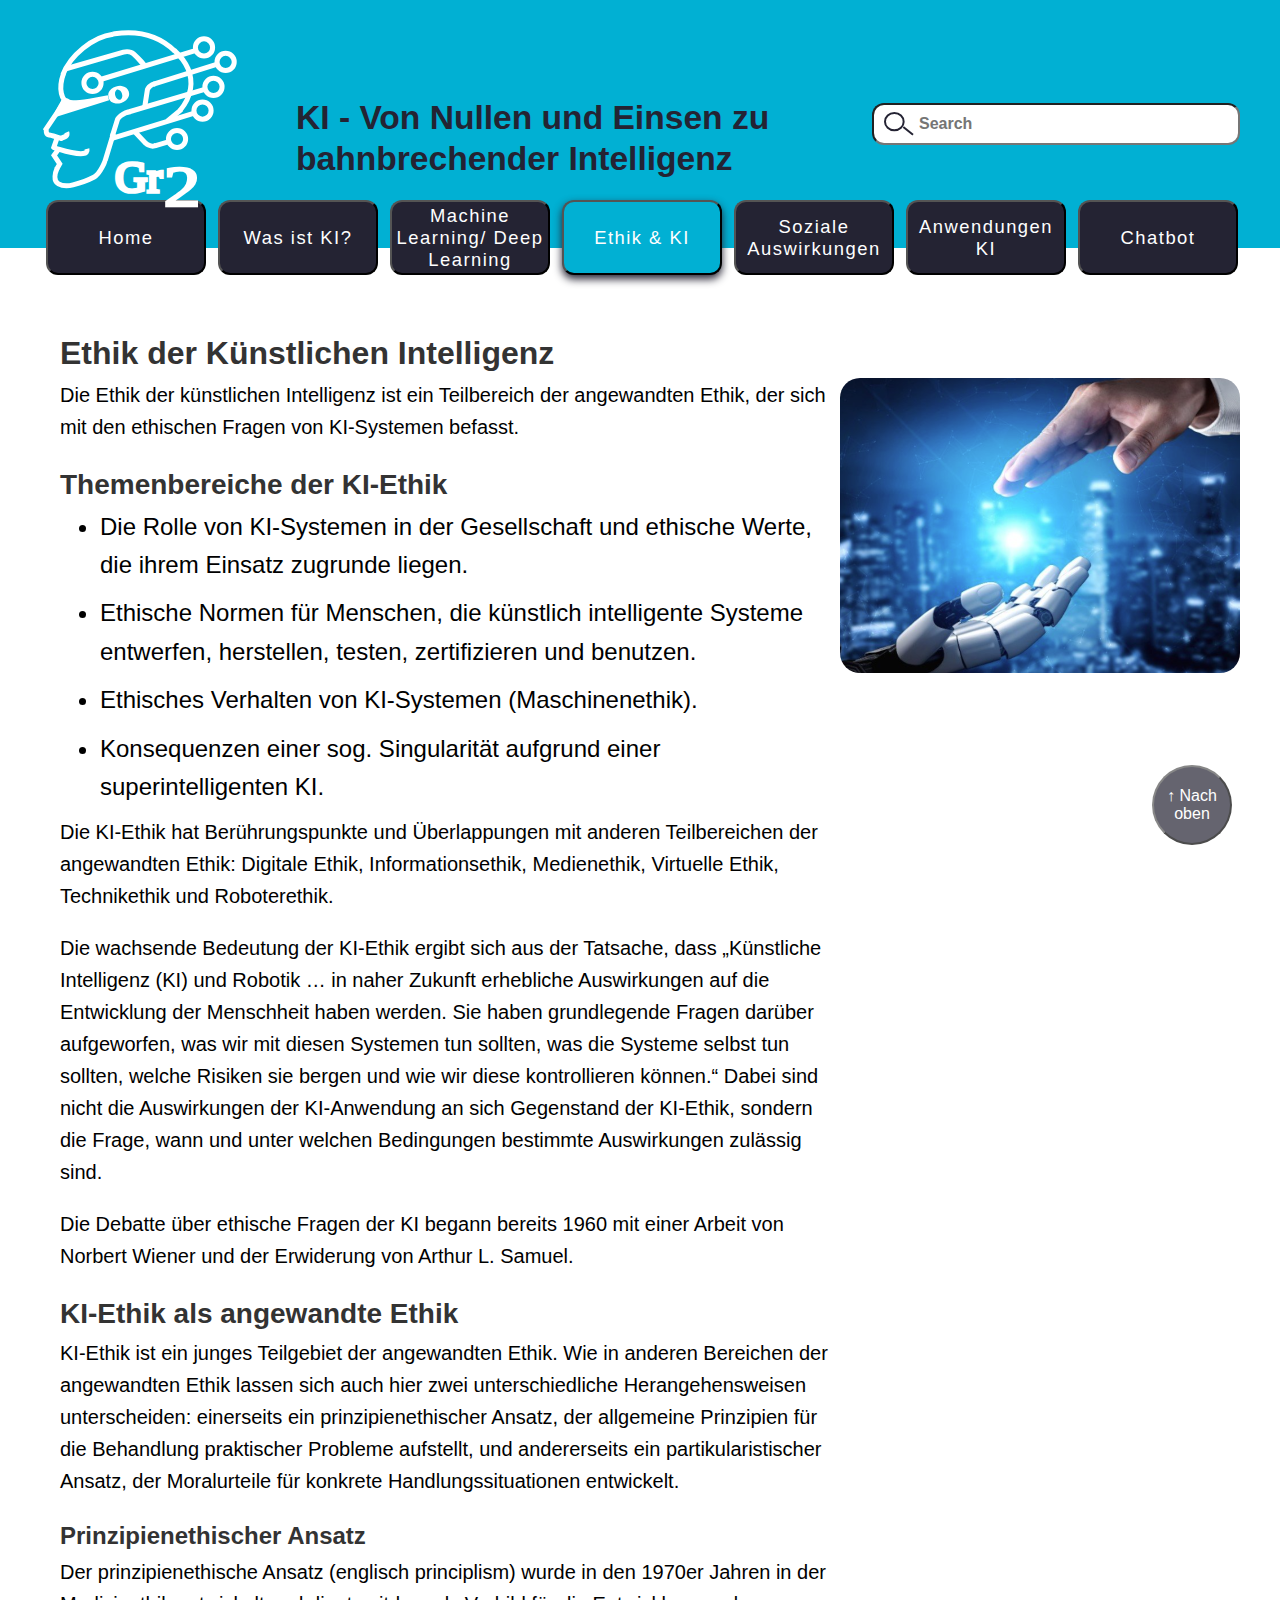
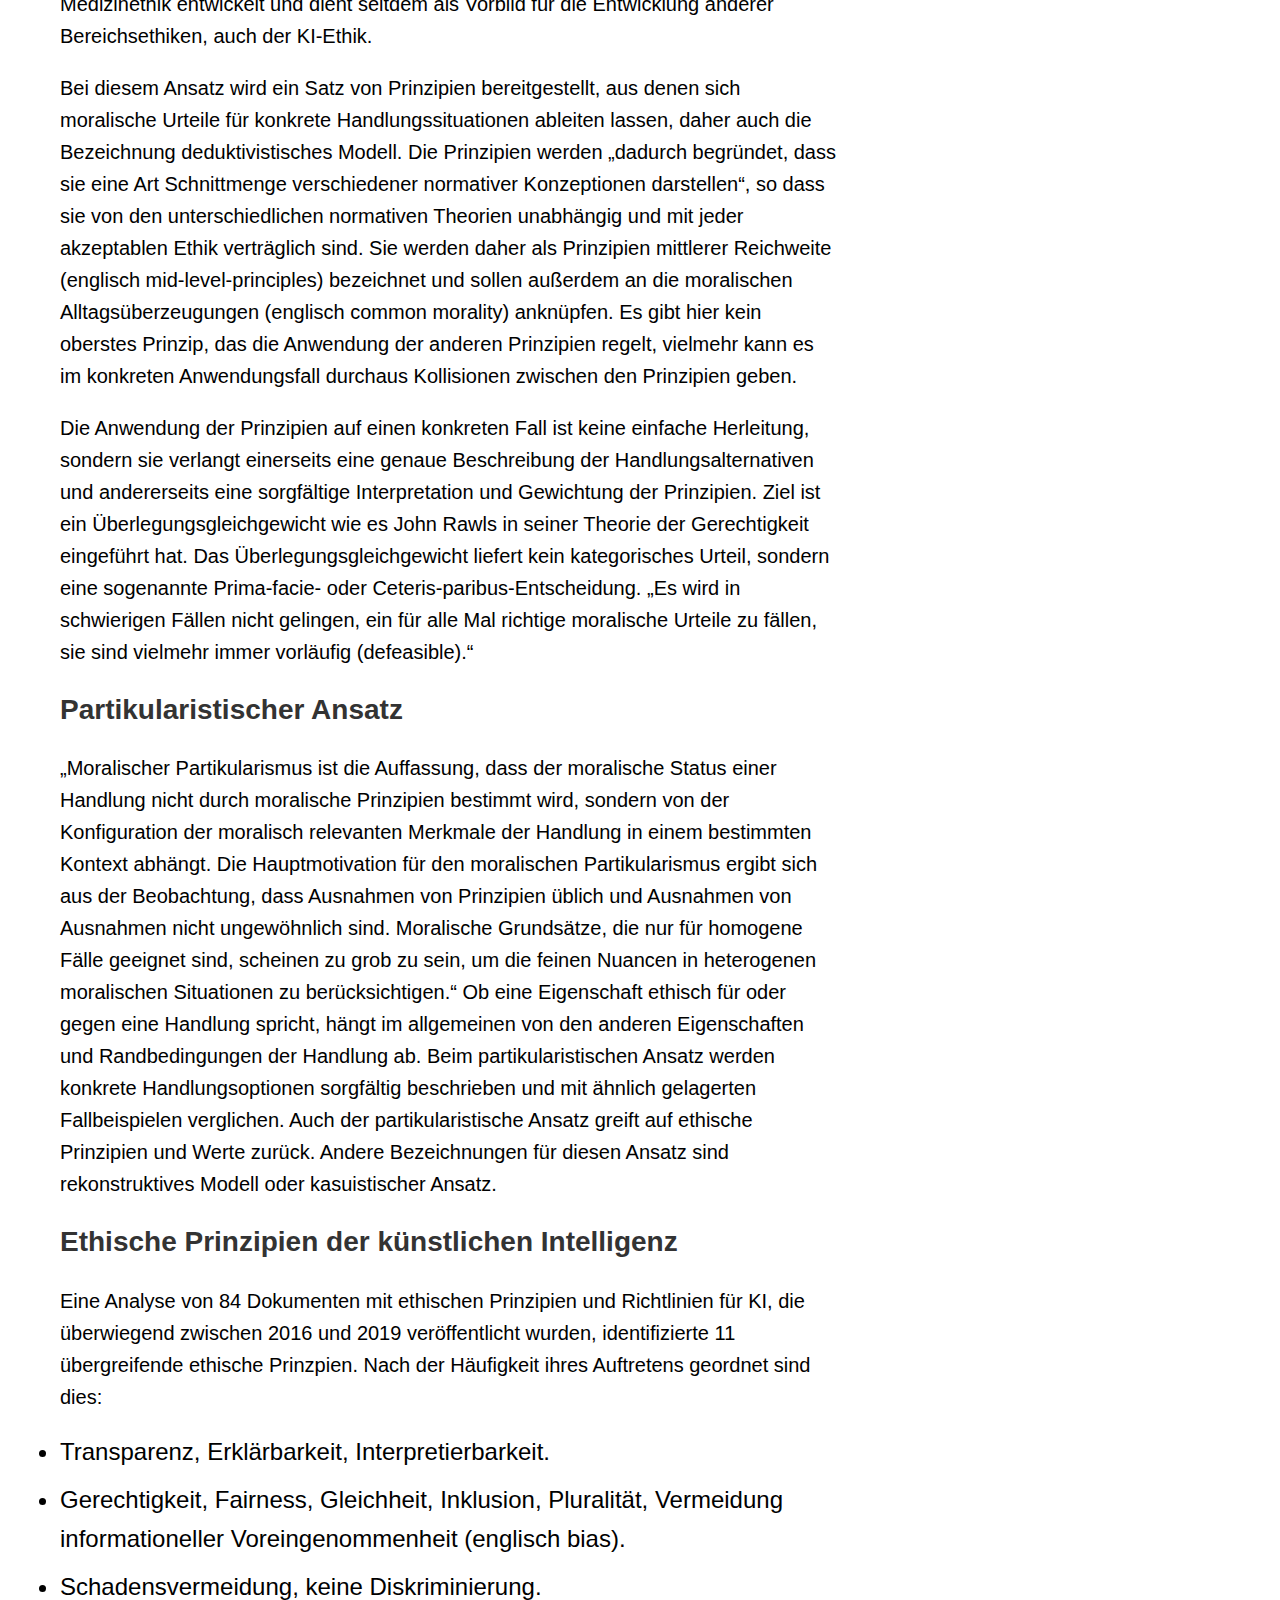
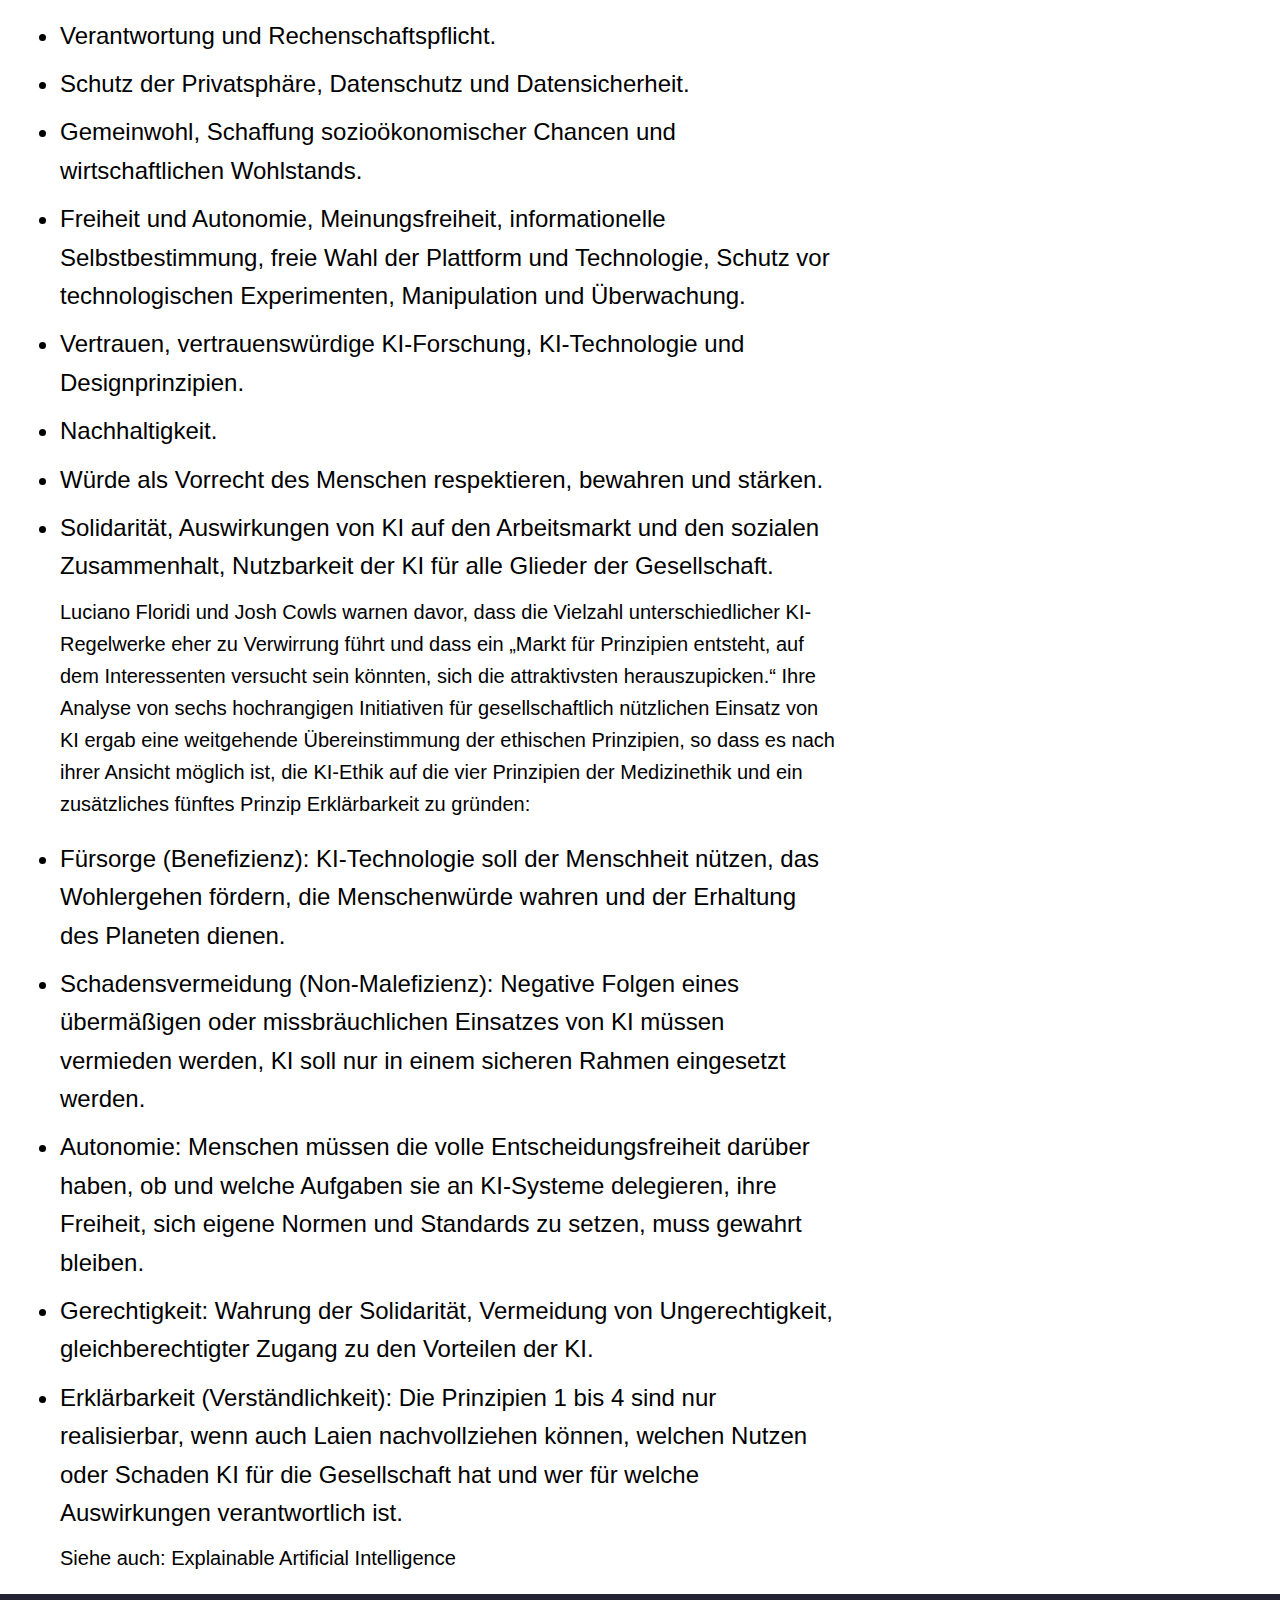
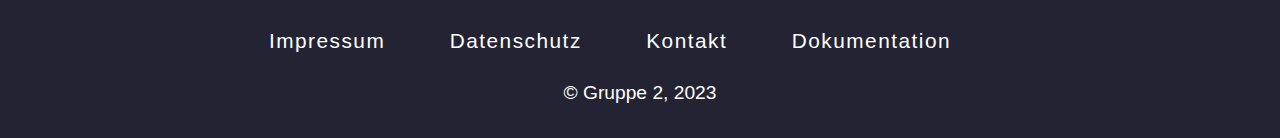
<file: html/ethikki.html>
<!DOCTYPE html>
<html lang="de">
    <head>
        <meta charset="utf-8">
        <title>KI Home</title>
        <link rel="stylesheet" href="../css/style.css">
        <link rel="stylesheet" href="../css/text.css">
        <link rel="icon" type="image/x-icon" href="../bilder/icontitle.svg">
        
        <meta name="viewport" content="width=device-width, initial-scale=1.0">
        <meta name="description" content="KI, Maschine learning, Technologie, Digital">
        <meta name="author" content="Albina, Christian, Haubir">
        <meta name="copyright" content="Gr 2">
        <meta name="keyword" content="AI, KI, Maschinlernen, Maschine lerning, Technologie, Digital, ChtGPT">
        <meta name="robots" content="follow">
    </head>

    <body>
        <header>
            <div class="container header">
                <label for="burger" id="burger-label"><img src="../bilder/burger-bar.png" id="burger-bar"></label>
                <input type="checkbox" id="burger">
                <div class="header_top" id="header">
                    <a href="../index.html" id="logo_link"><img src="../bilder/logo.svg" alt="logo" id="logo"><svg width="200" height="200" xmlns="http://www.w3.org/2000/svg">
                        <title>Gruppe2</title>
                        <g id="Layer_1">
                         <title>Layer 1</title>
                         <path id="svg_28" d="m516.72152,524.84388l-18.45992,6.11814l3.48101,-4.85232l14.9789,-1.26582l0.00001,0z" opacity="NaN" stroke="#00bfbf" fill="none"/>
                         <path id="svg_29" d="m501.21519,525.47679c0.52743,0.63291 6.22363,2.21519 8.75527,1.47679c2.53165,-0.7384 -10.97046,3.48101 -11.07595,3.48101c0.10549,0 2.8481,-4.32489 2.32068,-4.95781l0,0.00001z" opacity="NaN" stroke="#00bfbf" fill="none"/>
                         <g id="svg_5">
                          <g stroke="null" id="svg_33" stroke-width="5">
                           <path stroke="#ffffff" id="svg_3" d="m22.86552,84.16136l-16.73316,24.70652c0.15973,0.15973 -0.47952,5.59317 2.07741,5.91277c2.55693,0.31962 14.87939,4.0396 12.94447,3.67566c-1.93489,-0.36394 7.83048,-0.79914 5.59317,-6.23259" opacity="NaN" fill="none"/>
                           <path stroke="#ffffff" id="svg_4" d="m17.47858,116.69833l-3.67549,10.7072c0.15973,0.15973 36.07214,13.02458 33.13783,1.53616" opacity="NaN" fill="none"/>
                           <path stroke="#ffffff" id="svg_6" d="m73.41117,113.50219l-8.15008,26.68792c0.15973,0.15973 -4.95413,13.58352 -11.02679,16.77969c-6.07269,3.19614 -17.22462,6.82841 -21.21382,7.87718c-3.98921,1.04877 -8.91693,2.14718 -14.58301,-1.00243c-5.66608,-3.14961 -2.96351,-11.79742 -1.34512,-15.51336" opacity="NaN" fill="none"/>
                           <path stroke="#ffffff" id="svg_7" d="m16.64706,149.20202l3.03258,-5.29981l-2.96351,-4.44529l-2.66718,-4.14893l4.44607,-5.97708" opacity="NaN" fill="none"/>
                           <path stroke="#ffffff" id="svg_9" d="m71.24483,118.71231l83.86756,-25.78261" opacity="NaN" fill="none"/>
                           <path stroke="#ffffff" id="svg_10" d="m72.1339,116.63785l5.33433,-17.18842c0,0 4.77617,-7.4088 13.07401,-7.70515" opacity="NaN" fill="none"/>
                           <path stroke="#ffffff" id="svg_11" d="m89.32229,91.7443l76.16244,-22.52275" opacity="NaN" fill="none"/>
                           <path stroke="#ffffff" id="svg_12" d="m104.77553,86.70633l2.66718,-17.18842c0,0 2.37082,-5.33433 7.70515,-5.63069" opacity="NaN" fill="none"/>
                           <path stroke="#ffffff" id="svg_13" d="m113.62315,64.18358l63.71564,-20.15192" opacity="NaN" fill="none"/>
                           <path stroke="#ffffff" id="svg_14" d="m59.68711,59.73829l96.31436,-29.33883" opacity="NaN" fill="none"/>
                           <path stroke="#ffffff" id="svg_15" d="m25.97906,48.77327l57.49227,-16.5957c0,0 6.2234,-1.77811 10.07597,1.77811c3.85258,3.55622 10.37231,10.66866 10.66866,11.55773" opacity="NaN" fill="none"/>
                           <path stroke="#ffffff" id="svg_16" d="m94.36027,111.30351l11.26137,11.85408c0,0 5.63069,5.03798 10.37231,2.07447" opacity="NaN" fill="none"/>
                           <path stroke="#ffffff" id="svg_17" d="m129.9225,121.34144l-15.11395,4.44529" opacity="NaN" fill="none"/>
                           <ellipse stroke="#ffffff" opacity="NaN" ry="8.5942" rx="8.5942" id="svg_18" cy="119.00867" cx="137.03494" fill="none"/>
                           <ellipse stroke="#ffffff" opacity="NaN" ry="8.5942" rx="8.5942" id="svg_19" cy="90.55888" cx="162.5212" fill="none"/>
                           <ellipse stroke="#ffffff" opacity="NaN" ry="8.5942" rx="8.5942" id="svg_20" cy="66.85073" cx="173.48621" fill="none"/>
                           <ellipse stroke="#ffffff" opacity="NaN" ry="8.5942" rx="8.5942" id="svg_21" cy="41.95719" cx="185.63665" fill="none"/>
                           <ellipse stroke="#ffffff" opacity="NaN" ry="8.5942" rx="8.5942" id="svg_22" cy="27.43595" cx="164.00297" fill="none"/>
                           <path stroke="#ffffff" id="svg_23" d="m22.05043,84.92822l2.07447,-5.33433c0,0 -7.11244,-8.00151 -0.59271,-26.07897" opacity="NaN" fill="none"/>
                           <path stroke="#ffffff" id="svg_24" d="m22.93948,54.70032c7.11244,-19.26288 30.2307,-38.08551 50.08347,-40.53116" opacity="NaN" fill="none"/>
                           <path stroke="#ffffff" id="svg_25" d="m72.14939,14.11912c2.15209,0.46897 35.60254,-9.39406 62.8266,17.18842" opacity="NaN" fill="none"/>
                           <path stroke="#ffffff" id="svg_26" d="m134.07143,30.1031c32.30234,29.63519 8.89055,56.6032 5.92704,60.45577" opacity="NaN" fill="none"/>
                           <path stroke="#ffffff" id="svg_27" d="m127.25535,101.22756l13.92853,-11.55773" opacity="NaN" fill="none"/>
                           <path stroke="#ffffff" id="svg_30" d="m15.82703,94.41145l52.45427,-16.5957c0,0 -36.56853,7.75647 -40.74663,3.57081c-4.17811,-4.18567 -9.33684,11.8395 -11.70766,13.0249l0.00002,0z" opacity="NaN" fill="#ffffff"/>
                           <ellipse stroke="#ffffff" opacity="NaN" ry="8.5942" rx="8.5942" id="svg_31" cy="62.96512" cx="52.50856" fill="none"/>
                           <ellipse stroke="#ffffff" transform="matrix(2.68322 -0.832524 0.832524 2.68322 -63.123 20.1782)" opacity="NaN" ry="0.58017" rx="1.26582" id="svg_32" cy="33.49094" cx="42.4469" fill="none"/>
                          </g>
                          <text stroke="#ffffff" opacity="NaN" transform="matrix(1.8657 0 0 1.8657 -25.3548 60.6364)" xml:space="preserve" text-anchor="start" font-family="Noto Sans JP" font-size="24" stroke-width="2" id="svg_34" y="59.74291" x="53.74071" fill="#ffffff">Gr</text>
                          <text stroke="#ffffff" transform="matrix(3.0888 0 0 2.36952 -56.0845 5.57869)" xml:space="preserve" text-anchor="start" font-family="Noto Sans JP" font-size="24" id="svg_36" y="76.17576" x="58.18283" fill="#ffffff">2</text>
                         </g>
                        </g>
                       </svg></a>
                    <h1 class="header_slogan">KI - Von Nullen und Einsen zu bahnbrechender Intelligenz</h1>
                    <input type="text" class="header_input" placeholder="Search">
                </div>
    
                <nav class="header_nav">
                    <a href="../index.html"><button class="nav_btn">Home</button></a>
                    <a href="wasistki.html"><button class="nav_btn">Was ist KI?</button></a>
                    <a href="machinelearning.html"><button class="nav_btn">Machine Learning/ Deep Learning</button></a>
                    <a href="ethikki.html"><button class="nav_btn" active>Ethik & KI</button></a>
                    <a href="sozialeauswirkungen.html"><button class="nav_btn">Soziale Auswirkungen</button></a>
                    <a href="anwendungen.html"><button class="nav_btn">Anwendungen KI</button></a>
                    <a href="chatbot.html"><button class="nav_btn">Chatbot</button></a>
                </nav>
            </div>
        </header>
    <main>
        <div class="container">
			<article>
                <div class="div_main">
                    <div class="div_text">
                    <h1>Ethik der Künstlichen Intelligenz</h1>
                    <p>Die Ethik der künstlichen Intelligenz ist ein Teilbereich der angewandten Ethik, der sich mit den ethischen Fragen von KI-Systemen befasst.</p>

                    <h2>Themenbereiche der KI-Ethik</h2>
                    <ul>
                        <li>Die Rolle von KI-Systemen in der Gesellschaft und ethische Werte, die ihrem Einsatz zugrunde liegen.</li>
                        <li>Ethische Normen für Menschen, die künstlich intelligente Systeme entwerfen, herstellen, testen, zertifizieren und benutzen.</li>
                        <li>Ethisches Verhalten von KI-Systemen (Maschinenethik).</li>
                        <li>Konsequenzen einer sog. Singularität aufgrund einer superintelligenten KI.</li>
                    </ul>

                    <p>Die KI-Ethik hat Berührungspunkte und Überlappungen mit anderen Teilbereichen der angewandten Ethik: Digitale Ethik, Informationsethik, Medienethik, Virtuelle Ethik, Technikethik und Roboterethik.</p>

                    <p>Die wachsende Bedeutung der KI-Ethik ergibt sich aus der Tatsache, dass „Künstliche Intelligenz (KI) und Robotik … in naher Zukunft erhebliche Auswirkungen auf die Entwicklung der Menschheit haben werden. Sie haben grundlegende Fragen darüber aufgeworfen, was wir mit diesen Systemen tun sollten, was die Systeme selbst tun sollten, welche Risiken sie bergen und wie wir diese kontrollieren können.“ Dabei sind nicht die Auswirkungen der KI-Anwendung an sich Gegenstand der KI-Ethik, sondern die Frage, wann und unter welchen Bedingungen bestimmte Auswirkungen zulässig sind.</p>

                    <p>Die Debatte über ethische Fragen der KI begann bereits 1960 mit einer Arbeit von Norbert Wiener und der Erwiderung von Arthur L. Samuel.</p>

                    <h2>KI-Ethik als angewandte Ethik</h2>
                    <p>KI-Ethik ist ein junges Teilgebiet der angewandten Ethik. Wie in anderen Bereichen der angewandten Ethik lassen sich auch hier zwei unterschiedliche Herangehensweisen unterscheiden: einerseits ein prinzipienethischer Ansatz, der allgemeine Prinzipien für die Behandlung praktischer Probleme aufstellt, und andererseits ein partikularistischer Ansatz, der Moralurteile für konkrete Handlungssituationen entwickelt.</p>

                    <h3>Prinzipienethischer Ansatz</h3>
                    <p>Der prinzipienethische Ansatz (englisch principlism) wurde in den 1970er Jahren in der Medizinethik entwickelt und dient seitdem als Vorbild für die Entwicklung anderer Bereichsethiken, auch der KI-Ethik.</p>

                    <p>Bei diesem Ansatz wird ein Satz von Prinzipien bereitgestellt, aus denen sich moralische Urteile für konkrete Handlungssituationen ableiten lassen, daher auch die Bezeichnung deduktivistisches Modell. Die Prinzipien werden „dadurch begründet, dass sie eine Art Schnittmenge verschiedener normativer Konzeptionen darstellen“, so dass sie von den unterschiedlichen normativen Theorien unabhängig und mit jeder akzeptablen Ethik verträglich sind. Sie werden daher als Prinzipien mittlerer Reichweite (englisch mid-level-principles) bezeichnet und sollen außerdem an die moralischen Alltagsüberzeugungen (englisch common morality) anknüpfen. Es gibt hier kein oberstes Prinzip, das die Anwendung der anderen Prinzipien regelt, vielmehr kann es im konkreten Anwendungsfall durchaus Kollisionen zwischen den Prinzipien geben.</p>

                    <p>Die Anwendung der Prinzipien auf einen konkreten Fall ist keine einfache Herleitung, sondern sie verlangt einerseits eine genaue Beschreibung der Handlungsalternativen und andererseits eine sorgfältige Interpretation und Gewichtung der Prinzipien. Ziel ist ein Überlegungsgleichgewicht wie es John Rawls in seiner Theorie der Gerechtigkeit eingeführt hat. Das Überlegungsgleichgewicht liefert kein kategorisches Urteil, sondern eine sogenannte Prima-facie- oder Ceteris-paribus-Entscheidung. „Es wird in schwierigen Fällen nicht gelingen, ein für alle Mal richtige moralische Urteile zu fällen, sie sind vielmehr immer vorläufig (defeasible).“</p>

                    <h2>Partikularistischer Ansatz</h2></p>
                    <p>„Moralischer Partikularismus ist die Auffassung, dass der moralische Status einer Handlung nicht durch moralische Prinzipien bestimmt wird, sondern von der Konfiguration der moralisch relevanten Merkmale der Handlung in einem bestimmten Kontext abhängt. Die Hauptmotivation für den moralischen Partikularismus ergibt sich aus der Beobachtung, dass Ausnahmen von Prinzipien üblich und Ausnahmen von Ausnahmen nicht ungewöhnlich sind. Moralische Grundsätze, die nur für homogene Fälle geeignet sind, scheinen zu grob zu sein, um die feinen Nuancen in heterogenen moralischen Situationen zu berücksichtigen.“ Ob eine Eigenschaft ethisch für oder gegen eine Handlung spricht, hängt im allgemeinen von den anderen Eigenschaften und Randbedingungen der Handlung ab. Beim partikularistischen Ansatz werden konkrete Handlungsoptionen sorgfältig beschrieben und mit ähnlich gelagerten Fallbeispielen verglichen. Auch der partikularistische Ansatz greift auf ethische Prinzipien und Werte zurück. Andere Bezeichnungen für diesen Ansatz sind rekonstruktives Modell oder kasuistischer Ansatz.</p>

                    <h2>Ethische Prinzipien der künstlichen Intelligenz</h2></p>
                    <p>Eine Analyse von 84 Dokumenten mit ethischen Prinzipien und Richtlinien für KI, die überwiegend zwischen 2016 und 2019 veröffentlicht wurden, identifizierte 11 übergreifende ethische Prinzpien. Nach der Häufigkeit ihres Auftretens geordnet sind dies:</p>

                    <li>Transparenz, Erklärbarkeit, Interpretierbarkeit.</li>
                    <li>Gerechtigkeit, Fairness, Gleichheit, Inklusion, Pluralität, Vermeidung informationeller Voreingenommenheit (englisch bias).</li>
                    <li>Schadensvermeidung, keine Diskriminierung.</li>
                    <li>Verantwortung und Rechenschaftspflicht.</li>
                    <li>Schutz der Privatsphäre, Datenschutz und Datensicherheit.</li>
                    <li>Gemeinwohl, Schaffung sozioökonomischer Chancen und wirtschaftlichen Wohlstands.</li>
                    <li>Freiheit und Autonomie, Meinungsfreiheit, informationelle Selbstbestimmung, freie Wahl der Plattform und Technologie, Schutz vor technologischen Experimenten, Manipulation und Überwachung.</li>
                    <li>Vertrauen, vertrauenswürdige KI-Forschung, KI-Technologie und Designprinzipien.</li>
                    <li>Nachhaltigkeit.</li>
                    <li>Würde als Vorrecht des Menschen respektieren, bewahren und stärken.</li>
                    <li>Solidarität, Auswirkungen von KI auf den Arbeitsmarkt und den sozialen Zusammenhalt, Nutzbarkeit der KI für alle Glieder der Gesellschaft.</li>

                    <p>Luciano Floridi und Josh Cowls warnen davor, dass die Vielzahl unterschiedlicher KI-Regelwerke eher zu Verwirrung führt und dass ein „Markt für Prinzipien entsteht, auf dem Interessenten versucht sein könnten, sich die attraktivsten herauszupicken.“ Ihre Analyse von sechs hochrangigen Initiativen für gesellschaftlich nützlichen Einsatz von KI ergab eine weitgehende Übereinstimmung der ethischen Prinzipien, so dass es nach ihrer Ansicht möglich ist, die KI-Ethik auf die vier Prinzipien der Medizinethik und ein zusätzliches fünftes Prinzip Erklärbarkeit zu gründen:</p>

                    <li>Fürsorge (Benefizienz): KI-Technologie soll der Menschheit nützen, das Wohlergehen fördern, die Menschenwürde wahren und der Erhaltung des Planeten dienen.</li>
                    <li>Schadensvermeidung (Non-Malefizienz): Negative Folgen eines übermäßigen oder missbräuchlichen Einsatzes von KI müssen vermieden werden, KI soll nur in einem sicheren Rahmen eingesetzt werden.</li>
                    <li>Autonomie: Menschen müssen die volle Entscheidungsfreiheit darüber haben, ob und welche Aufgaben sie an KI-Systeme delegieren, ihre Freiheit, sich eigene Normen und Standards zu setzen, muss gewahrt bleiben.</li>
                    <li>Gerechtigkeit: Wahrung der Solidarität, Vermeidung von Ungerechtigkeit, gleichberechtigter Zugang zu den Vorteilen der KI.</li>
                    <li>Erklärbarkeit (Verständlichkeit): Die Prinzipien 1 bis 4 sind nur realisierbar, wenn auch Laien nachvollziehen können, welchen Nutzen oder Schaden KI für die Gesellschaft hat und wer für welche Auswirkungen verantwortlich ist.</li>
                    <p>Siehe auch: Explainable Artificial Intelligence</p>
                    <!-- Weitere Textabschnitte einfügen -->
                    <a href="#header"><button id="oben_btn">&uarr; Nach oben</button></a>
                </div>
                <div class="div_bild">
                    <img src="../bilder/Ethik&Ki.png" alt="Ethik und KI">
                </div>
            </div>
        </div>
		</article>
    </main>
    <footer>
        <!-- ... -->
		<div class="container footer">
                <nav class="footer_nav">
                    <a href="../html/impressum.html" class="footer_link">Impressum</a>
                    <a href="../html/datenschutz.html" class="footer_link">Datenschutz</a>
                    <a href="../html/kontakt.html" class="footer_link">Kontakt</a>
                    <a href="../html/dokumentation.html" class="footer_link">Dokumentation</a>
                </nav>
                <div class="footer_copy">
                    &copy; Gruppe 2, 2023
                </div>
            </div>
    </footer>
    <script src="../js/search.js"></script>
</body>
</html>
</file>
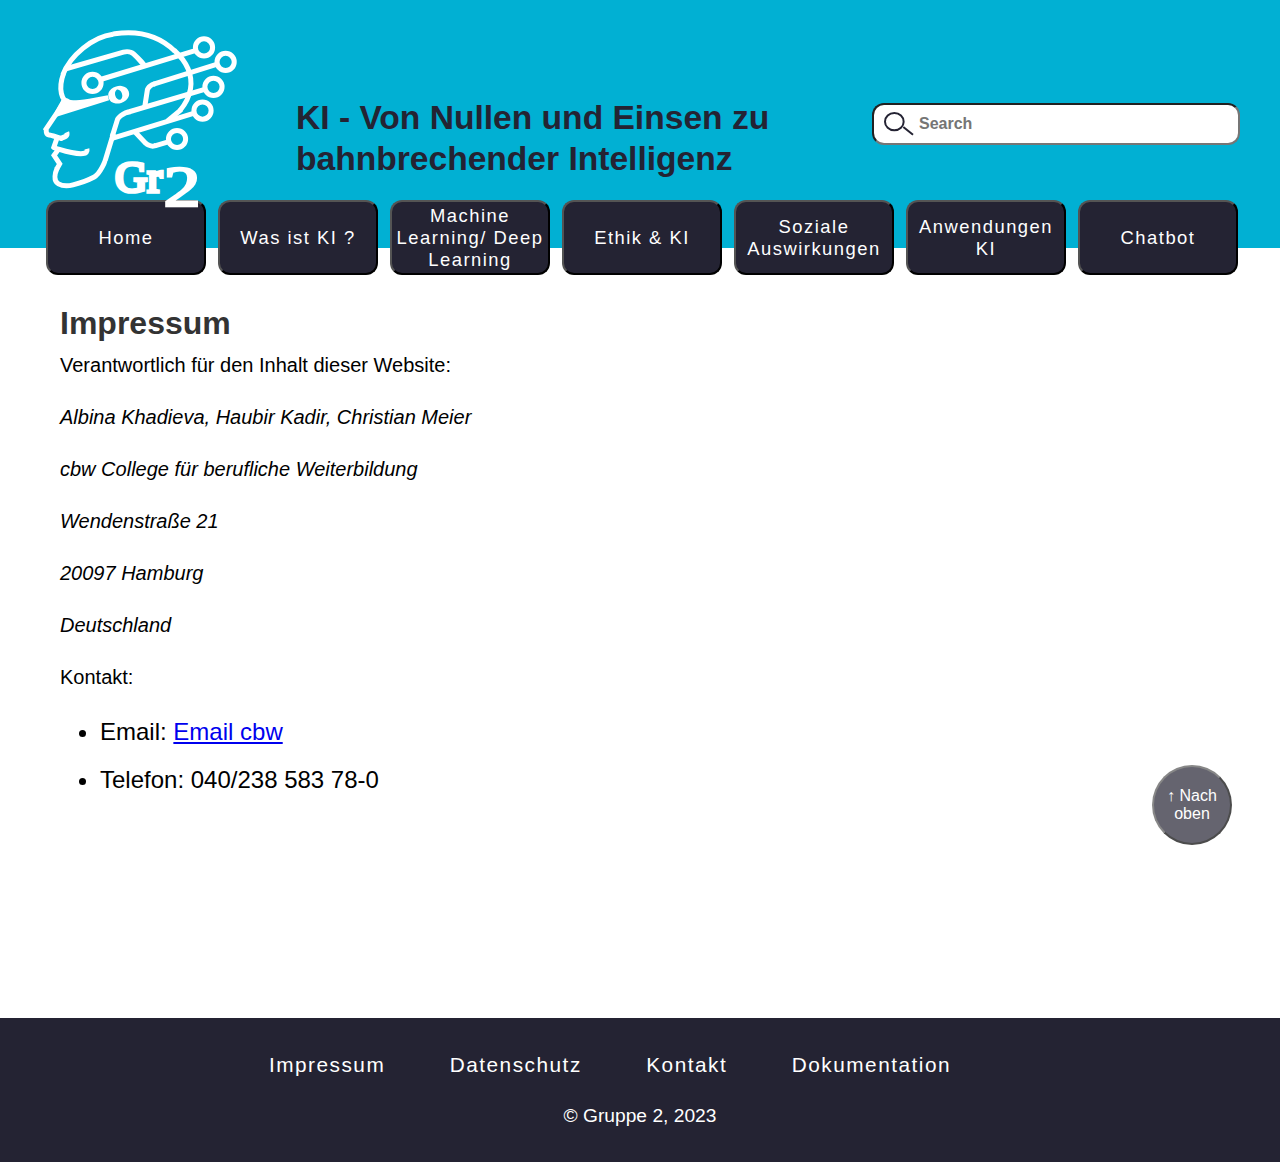
<file: html/impressum.html>
<!DOCTYPE html>
<html lang="de">
    <head>
        <meta charset="utf-8">
        <title>KI Home</title>
        <link rel="stylesheet" href="../css/style.css">
        <link rel="stylesheet" href="../css/text.css">
        <link rel="icon" type="image/x-icon" href="../bilder/icontitle.svg">
        
        <meta name="viewport" content="width=device-width, initial-scale=1.0">
        <meta name="description" content="KI, Maschine learning, Technologie, Digital">
        <meta name="author" content="Albina, Christian, Haubir">
        <meta name="copyright" content="Gr 2">
        <meta name="keyword" content="AI, KI, Maschinlernen, Maschine lerning, Technologie, Digital, ChtGPT">
        <meta name="robots" content="follow">
    </head>

    <body>
        <header>
            <div class="container header">
                <label for="burger" id="burger-label"><img src="../bilder/burger-bar.png" id="burger-bar"></label>
                <input type="checkbox" id="burger">
                <div class="header_top" id="header">
                    <a href="../index.html" id="logo_link"><img src="../bilder/logo.svg" alt="logo" id="logo"><svg width="200" height="200" xmlns="http://www.w3.org/2000/svg">
                        <title>Gruppe2</title>
                        <g id="Layer_1">
                         <title>Layer 1</title>
                         <path id="svg_28" d="m516.72152,524.84388l-18.45992,6.11814l3.48101,-4.85232l14.9789,-1.26582l0.00001,0z" opacity="NaN" stroke="#00bfbf" fill="none"/>
                         <path id="svg_29" d="m501.21519,525.47679c0.52743,0.63291 6.22363,2.21519 8.75527,1.47679c2.53165,-0.7384 -10.97046,3.48101 -11.07595,3.48101c0.10549,0 2.8481,-4.32489 2.32068,-4.95781l0,0.00001z" opacity="NaN" stroke="#00bfbf" fill="none"/>
                         <g id="svg_5">
                          <g stroke="null" id="svg_33" stroke-width="5">
                           <path stroke="#ffffff" id="svg_3" d="m22.86552,84.16136l-16.73316,24.70652c0.15973,0.15973 -0.47952,5.59317 2.07741,5.91277c2.55693,0.31962 14.87939,4.0396 12.94447,3.67566c-1.93489,-0.36394 7.83048,-0.79914 5.59317,-6.23259" opacity="NaN" fill="none"/>
                           <path stroke="#ffffff" id="svg_4" d="m17.47858,116.69833l-3.67549,10.7072c0.15973,0.15973 36.07214,13.02458 33.13783,1.53616" opacity="NaN" fill="none"/>
                           <path stroke="#ffffff" id="svg_6" d="m73.41117,113.50219l-8.15008,26.68792c0.15973,0.15973 -4.95413,13.58352 -11.02679,16.77969c-6.07269,3.19614 -17.22462,6.82841 -21.21382,7.87718c-3.98921,1.04877 -8.91693,2.14718 -14.58301,-1.00243c-5.66608,-3.14961 -2.96351,-11.79742 -1.34512,-15.51336" opacity="NaN" fill="none"/>
                           <path stroke="#ffffff" id="svg_7" d="m16.64706,149.20202l3.03258,-5.29981l-2.96351,-4.44529l-2.66718,-4.14893l4.44607,-5.97708" opacity="NaN" fill="none"/>
                           <path stroke="#ffffff" id="svg_9" d="m71.24483,118.71231l83.86756,-25.78261" opacity="NaN" fill="none"/>
                           <path stroke="#ffffff" id="svg_10" d="m72.1339,116.63785l5.33433,-17.18842c0,0 4.77617,-7.4088 13.07401,-7.70515" opacity="NaN" fill="none"/>
                           <path stroke="#ffffff" id="svg_11" d="m89.32229,91.7443l76.16244,-22.52275" opacity="NaN" fill="none"/>
                           <path stroke="#ffffff" id="svg_12" d="m104.77553,86.70633l2.66718,-17.18842c0,0 2.37082,-5.33433 7.70515,-5.63069" opacity="NaN" fill="none"/>
                           <path stroke="#ffffff" id="svg_13" d="m113.62315,64.18358l63.71564,-20.15192" opacity="NaN" fill="none"/>
                           <path stroke="#ffffff" id="svg_14" d="m59.68711,59.73829l96.31436,-29.33883" opacity="NaN" fill="none"/>
                           <path stroke="#ffffff" id="svg_15" d="m25.97906,48.77327l57.49227,-16.5957c0,0 6.2234,-1.77811 10.07597,1.77811c3.85258,3.55622 10.37231,10.66866 10.66866,11.55773" opacity="NaN" fill="none"/>
                           <path stroke="#ffffff" id="svg_16" d="m94.36027,111.30351l11.26137,11.85408c0,0 5.63069,5.03798 10.37231,2.07447" opacity="NaN" fill="none"/>
                           <path stroke="#ffffff" id="svg_17" d="m129.9225,121.34144l-15.11395,4.44529" opacity="NaN" fill="none"/>
                           <ellipse stroke="#ffffff" opacity="NaN" ry="8.5942" rx="8.5942" id="svg_18" cy="119.00867" cx="137.03494" fill="none"/>
                           <ellipse stroke="#ffffff" opacity="NaN" ry="8.5942" rx="8.5942" id="svg_19" cy="90.55888" cx="162.5212" fill="none"/>
                           <ellipse stroke="#ffffff" opacity="NaN" ry="8.5942" rx="8.5942" id="svg_20" cy="66.85073" cx="173.48621" fill="none"/>
                           <ellipse stroke="#ffffff" opacity="NaN" ry="8.5942" rx="8.5942" id="svg_21" cy="41.95719" cx="185.63665" fill="none"/>
                           <ellipse stroke="#ffffff" opacity="NaN" ry="8.5942" rx="8.5942" id="svg_22" cy="27.43595" cx="164.00297" fill="none"/>
                           <path stroke="#ffffff" id="svg_23" d="m22.05043,84.92822l2.07447,-5.33433c0,0 -7.11244,-8.00151 -0.59271,-26.07897" opacity="NaN" fill="none"/>
                           <path stroke="#ffffff" id="svg_24" d="m22.93948,54.70032c7.11244,-19.26288 30.2307,-38.08551 50.08347,-40.53116" opacity="NaN" fill="none"/>
                           <path stroke="#ffffff" id="svg_25" d="m72.14939,14.11912c2.15209,0.46897 35.60254,-9.39406 62.8266,17.18842" opacity="NaN" fill="none"/>
                           <path stroke="#ffffff" id="svg_26" d="m134.07143,30.1031c32.30234,29.63519 8.89055,56.6032 5.92704,60.45577" opacity="NaN" fill="none"/>
                           <path stroke="#ffffff" id="svg_27" d="m127.25535,101.22756l13.92853,-11.55773" opacity="NaN" fill="none"/>
                           <path stroke="#ffffff" id="svg_30" d="m15.82703,94.41145l52.45427,-16.5957c0,0 -36.56853,7.75647 -40.74663,3.57081c-4.17811,-4.18567 -9.33684,11.8395 -11.70766,13.0249l0.00002,0z" opacity="NaN" fill="#ffffff"/>
                           <ellipse stroke="#ffffff" opacity="NaN" ry="8.5942" rx="8.5942" id="svg_31" cy="62.96512" cx="52.50856" fill="none"/>
                           <ellipse stroke="#ffffff" transform="matrix(2.68322 -0.832524 0.832524 2.68322 -63.123 20.1782)" opacity="NaN" ry="0.58017" rx="1.26582" id="svg_32" cy="33.49094" cx="42.4469" fill="none"/>
                          </g>
                          <text stroke="#ffffff" opacity="NaN" transform="matrix(1.8657 0 0 1.8657 -25.3548 60.6364)" xml:space="preserve" text-anchor="start" font-family="Noto Sans JP" font-size="24" stroke-width="2" id="svg_34" y="59.74291" x="53.74071" fill="#ffffff">Gr</text>
                          <text stroke="#ffffff" transform="matrix(3.0888 0 0 2.36952 -56.0845 5.57869)" xml:space="preserve" text-anchor="start" font-family="Noto Sans JP" font-size="24" id="svg_36" y="76.17576" x="58.18283" fill="#ffffff">2</text>
                         </g>
                        </g>
                       </svg></a>
                    <h1 class="header_slogan">KI - Von Nullen und Einsen zu bahnbrechender Intelligenz</h1>
                    <input type="text" class="header_input" placeholder="Search">
                </div>
    
                <nav class="header_nav">
                    <a href="../index.html"><button class="nav_btn">Home</button></a>
                    <a href="wasistki.html"><button class="nav_btn">Was ist KI ?</button></a>
                    <a href="machinelearning.html"><button class="nav_btn">Machine Learning/ Deep Learning</button></a>
                    <a href="ethikki.html"><button class="nav_btn">Ethik & KI</button></a>
                    <a href="sozialeauswirkungen.html"><button class="nav_btn">Soziale Auswirkungen</button></a>
                    <a href="anwendungen.html"><button class="nav_btn">Anwendungen KI</button></a>
                    <a href="chatbot.html"><button class="nav_btn">Chatbot</button></a>
                </nav>
            </div>
        </header>

        <main>
        <section class="impressum-section container">
            <h1>Impressum</h1>
            <p>Verantwortlich für den Inhalt dieser Website:</p>
            <address>
                <p>Albina Khadieva, Haubir Kadir, Christian Meier</p>
                <p>cbw College für berufliche Weiterbildung</p>
				<p>Wendenstraße 21</p>
                <p>20097 Hamburg</p>
                <p>Deutschland</p>
            </address>
            <p>Kontakt:</p>
            <ul>
                <li>Email: <a href="mailto:info@cbw-hamburg.de">Email cbw</a></li>
                <li>Telefon: 040/238 583 78-0</li>
            </ul>
            <a href="#header"><button id="oben_btn">&uarr; Nach oben</button></a>
        </section>

        </main>
        <footer>
            <div class="container footer">
                <nav class="footer_nav">
                    <a href="../html/impressum.html" class="footer_link">Impressum</a>
                    <a href="../html/datenschutz.html" class="footer_link">Datenschutz</a>
                    <a href="../html/kontakt.html" class="footer_link">Kontakt</a>
                    <a href="../html/dokumentation.html" class="footer_link">Dokumentation</a>
                </nav>
                <div class="footer_copy">
                    &copy; Gruppe 2, 2023
                </div>
            </div>
        </footer>
        <script src="../js/search.js"></script>
    </body>
</html>
</file>
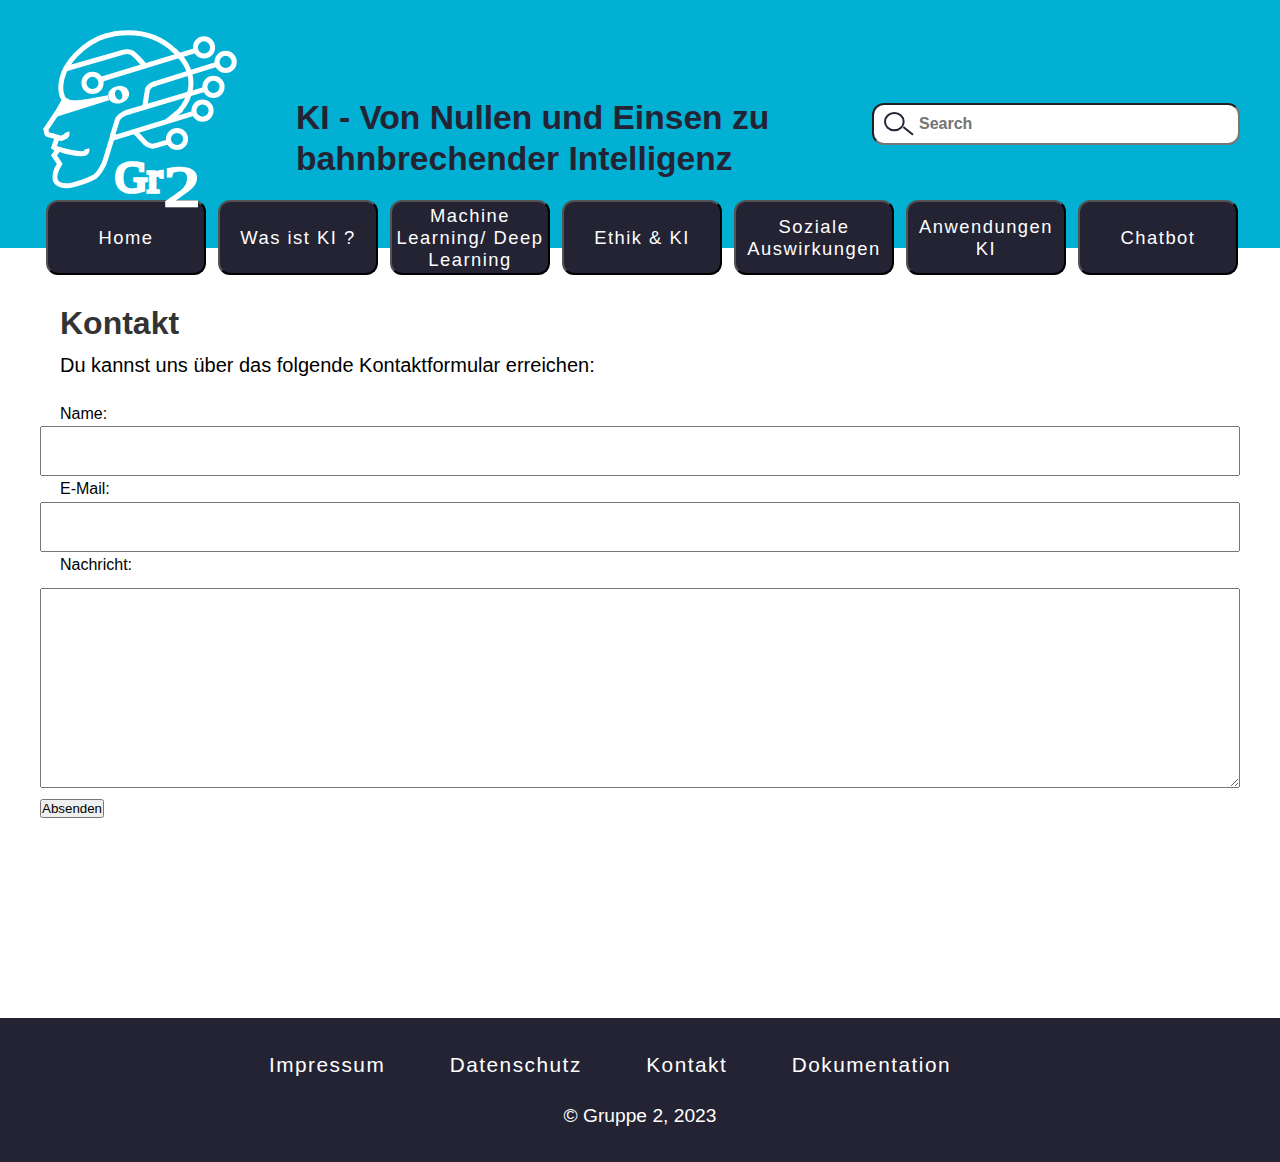
<file: html/kontakt.html>
<!DOCTYPE html>
<html lang="de">
    <head>
        <meta charset="utf-8">
        <title>KI Home</title>
        <link rel="stylesheet" href="../css/style.css">
        <link rel="stylesheet" href="../css/text.css">
        <link rel="icon" type="image/x-icon" href="../bilder/icontitle.svg">
        
        <meta name="viewport" content="width=device-width, initial-scale=1.0">
        <meta name="description" content="KI, Maschine learning, Technologie, Digital">
        <meta name="author" content="Albina, Christian, Haubir">
        <meta name="copyright" content="Gr 2">
        <meta name="keyword" content="AI, KI, Maschinlernen, Maschine lerning, Technologie, Digital, ChtGPT">
        <meta name="robots" content="follow">
    </head>

    <body>
        <header>
            <div class="container header">
                <label for="burger" id="burger-label"><img src="../bilder/burger-bar.png" id="burger-bar"></label>
                <input type="checkbox" id="burger">
                <div class="header_top" id="header">
                    <a href="../index.html" id="logo_link"><img src="../bilder/logo.svg" alt="logo" id="logo"><svg width="200" height="200" xmlns="http://www.w3.org/2000/svg">
                        <title>Gruppe2</title>
                        <g id="Layer_1">
                         <title>Layer 1</title>
                         <path id="svg_28" d="m516.72152,524.84388l-18.45992,6.11814l3.48101,-4.85232l14.9789,-1.26582l0.00001,0z" opacity="NaN" stroke="#00bfbf" fill="none"/>
                         <path id="svg_29" d="m501.21519,525.47679c0.52743,0.63291 6.22363,2.21519 8.75527,1.47679c2.53165,-0.7384 -10.97046,3.48101 -11.07595,3.48101c0.10549,0 2.8481,-4.32489 2.32068,-4.95781l0,0.00001z" opacity="NaN" stroke="#00bfbf" fill="none"/>
                         <g id="svg_5">
                          <g stroke="null" id="svg_33" stroke-width="5">
                           <path stroke="#ffffff" id="svg_3" d="m22.86552,84.16136l-16.73316,24.70652c0.15973,0.15973 -0.47952,5.59317 2.07741,5.91277c2.55693,0.31962 14.87939,4.0396 12.94447,3.67566c-1.93489,-0.36394 7.83048,-0.79914 5.59317,-6.23259" opacity="NaN" fill="none"/>
                           <path stroke="#ffffff" id="svg_4" d="m17.47858,116.69833l-3.67549,10.7072c0.15973,0.15973 36.07214,13.02458 33.13783,1.53616" opacity="NaN" fill="none"/>
                           <path stroke="#ffffff" id="svg_6" d="m73.41117,113.50219l-8.15008,26.68792c0.15973,0.15973 -4.95413,13.58352 -11.02679,16.77969c-6.07269,3.19614 -17.22462,6.82841 -21.21382,7.87718c-3.98921,1.04877 -8.91693,2.14718 -14.58301,-1.00243c-5.66608,-3.14961 -2.96351,-11.79742 -1.34512,-15.51336" opacity="NaN" fill="none"/>
                           <path stroke="#ffffff" id="svg_7" d="m16.64706,149.20202l3.03258,-5.29981l-2.96351,-4.44529l-2.66718,-4.14893l4.44607,-5.97708" opacity="NaN" fill="none"/>
                           <path stroke="#ffffff" id="svg_9" d="m71.24483,118.71231l83.86756,-25.78261" opacity="NaN" fill="none"/>
                           <path stroke="#ffffff" id="svg_10" d="m72.1339,116.63785l5.33433,-17.18842c0,0 4.77617,-7.4088 13.07401,-7.70515" opacity="NaN" fill="none"/>
                           <path stroke="#ffffff" id="svg_11" d="m89.32229,91.7443l76.16244,-22.52275" opacity="NaN" fill="none"/>
                           <path stroke="#ffffff" id="svg_12" d="m104.77553,86.70633l2.66718,-17.18842c0,0 2.37082,-5.33433 7.70515,-5.63069" opacity="NaN" fill="none"/>
                           <path stroke="#ffffff" id="svg_13" d="m113.62315,64.18358l63.71564,-20.15192" opacity="NaN" fill="none"/>
                           <path stroke="#ffffff" id="svg_14" d="m59.68711,59.73829l96.31436,-29.33883" opacity="NaN" fill="none"/>
                           <path stroke="#ffffff" id="svg_15" d="m25.97906,48.77327l57.49227,-16.5957c0,0 6.2234,-1.77811 10.07597,1.77811c3.85258,3.55622 10.37231,10.66866 10.66866,11.55773" opacity="NaN" fill="none"/>
                           <path stroke="#ffffff" id="svg_16" d="m94.36027,111.30351l11.26137,11.85408c0,0 5.63069,5.03798 10.37231,2.07447" opacity="NaN" fill="none"/>
                           <path stroke="#ffffff" id="svg_17" d="m129.9225,121.34144l-15.11395,4.44529" opacity="NaN" fill="none"/>
                           <ellipse stroke="#ffffff" opacity="NaN" ry="8.5942" rx="8.5942" id="svg_18" cy="119.00867" cx="137.03494" fill="none"/>
                           <ellipse stroke="#ffffff" opacity="NaN" ry="8.5942" rx="8.5942" id="svg_19" cy="90.55888" cx="162.5212" fill="none"/>
                           <ellipse stroke="#ffffff" opacity="NaN" ry="8.5942" rx="8.5942" id="svg_20" cy="66.85073" cx="173.48621" fill="none"/>
                           <ellipse stroke="#ffffff" opacity="NaN" ry="8.5942" rx="8.5942" id="svg_21" cy="41.95719" cx="185.63665" fill="none"/>
                           <ellipse stroke="#ffffff" opacity="NaN" ry="8.5942" rx="8.5942" id="svg_22" cy="27.43595" cx="164.00297" fill="none"/>
                           <path stroke="#ffffff" id="svg_23" d="m22.05043,84.92822l2.07447,-5.33433c0,0 -7.11244,-8.00151 -0.59271,-26.07897" opacity="NaN" fill="none"/>
                           <path stroke="#ffffff" id="svg_24" d="m22.93948,54.70032c7.11244,-19.26288 30.2307,-38.08551 50.08347,-40.53116" opacity="NaN" fill="none"/>
                           <path stroke="#ffffff" id="svg_25" d="m72.14939,14.11912c2.15209,0.46897 35.60254,-9.39406 62.8266,17.18842" opacity="NaN" fill="none"/>
                           <path stroke="#ffffff" id="svg_26" d="m134.07143,30.1031c32.30234,29.63519 8.89055,56.6032 5.92704,60.45577" opacity="NaN" fill="none"/>
                           <path stroke="#ffffff" id="svg_27" d="m127.25535,101.22756l13.92853,-11.55773" opacity="NaN" fill="none"/>
                           <path stroke="#ffffff" id="svg_30" d="m15.82703,94.41145l52.45427,-16.5957c0,0 -36.56853,7.75647 -40.74663,3.57081c-4.17811,-4.18567 -9.33684,11.8395 -11.70766,13.0249l0.00002,0z" opacity="NaN" fill="#ffffff"/>
                           <ellipse stroke="#ffffff" opacity="NaN" ry="8.5942" rx="8.5942" id="svg_31" cy="62.96512" cx="52.50856" fill="none"/>
                           <ellipse stroke="#ffffff" transform="matrix(2.68322 -0.832524 0.832524 2.68322 -63.123 20.1782)" opacity="NaN" ry="0.58017" rx="1.26582" id="svg_32" cy="33.49094" cx="42.4469" fill="none"/>
                          </g>
                          <text stroke="#ffffff" opacity="NaN" transform="matrix(1.8657 0 0 1.8657 -25.3548 60.6364)" xml:space="preserve" text-anchor="start" font-family="Noto Sans JP" font-size="24" stroke-width="2" id="svg_34" y="59.74291" x="53.74071" fill="#ffffff">Gr</text>
                          <text stroke="#ffffff" transform="matrix(3.0888 0 0 2.36952 -56.0845 5.57869)" xml:space="preserve" text-anchor="start" font-family="Noto Sans JP" font-size="24" id="svg_36" y="76.17576" x="58.18283" fill="#ffffff">2</text>
                         </g>
                        </g>
                       </svg></a>
                    <h1 class="header_slogan">KI - Von Nullen und Einsen zu bahnbrechender Intelligenz</h1>
                    <input type="text" class="header_input" placeholder="Search">
                </div>
    
                <nav class="header_nav">
                    <a href="../index.html"><button class="nav_btn">Home</button></a>
                    <a href="wasistki.html"><button class="nav_btn">Was ist KI ?</button></a>
                    <a href="machinelearning.html"><button class="nav_btn">Machine Learning/ Deep Learning</button></a>
                    <a href="ethikki.html"><button class="nav_btn">Ethik & KI</button></a>
                    <a href="sozialeauswirkungen.html"><button class="nav_btn">Soziale Auswirkungen</button></a>
                    <a href="anwendungen.html"><button class="nav_btn">Anwendungen KI</button></a>
                    <a href="chatbot.html"><button class="nav_btn">Chatbot</button></a>
                </nav>
            </div>
        </header>

        <main>
        <section class="kontakt-section container">
            <h1>Kontakt</h1>
            <p>Du kannst uns über das folgende Kontaktformular erreichen:</p>
            <form id="kontakt-formular">
                <label for="name">Name:</label>
                <input type="text" id="name" name="name" required>
                <label for="email">E-Mail:</label>
                <input type="email" id="email" name="email" required><br>
                <label for="nachricht">Nachricht:</label>
                <textarea id="nachricht" name="nachricht" required></textarea>
                <button type="submit">Absenden</button>
            </form>
        </section>
        </main>
        <footer>
            <div class="container footer">
                <nav class="footer_nav">
                    <a href="../html/impressum.html" class="footer_link">Impressum</a>
                    <a href="../html/datenschutz.html" class="footer_link">Datenschutz</a>
                    <a href="../html/kontakt.html" class="footer_link">Kontakt</a>
                    <a href="../html/dokumentation.html" class="footer_link">Dokumentation</a>
                </nav>
                <div class="footer_copy">
                    &copy; Gruppe 2, 2023
                </div>
            </div>
        </footer>
		<script>
			document.getElementById('kontakt-formular').addEventListener('submit', function(event) {
			event.preventDefault();

			const name = document.getElementById('name').value.trim();
			const email = document.getElementById('email').value.trim();
			const nachricht = document.getElementById('nachricht').value.trim();

			if (name === '' || email === '' || nachricht === '') {
				alert('Bitte füllen Sie alle Felder aus.');
				return;
			}

			const subject = 'Kontaktanfrage von ' + name;
			const body = 'Name: ' + name + '\nE-Mail: ' + email + '\nNachricht: ' + nachricht;
			const mailtoLink = 'mailto:info@cbw-hamburg.de?subject=' + encodeURIComponent(subject) + '&body=' + encodeURIComponent(body);

			// Öffne die E-Mail-Anwendung des Benutzers
			window.location.href = mailtoLink;

			// Zeige eine Bestätigungsmeldung
			alert('Vielen Dank! Ihre Nachricht wurde gesendet.');

			// Formularfelder leeren
			document.getElementById('name').value = '';
			document.getElementById('email').value = '';
			document.getElementById('nachricht').value = '';
		});

    </script>
    <script src="../js/search.js"></script>
    </body>
</html>
</file>
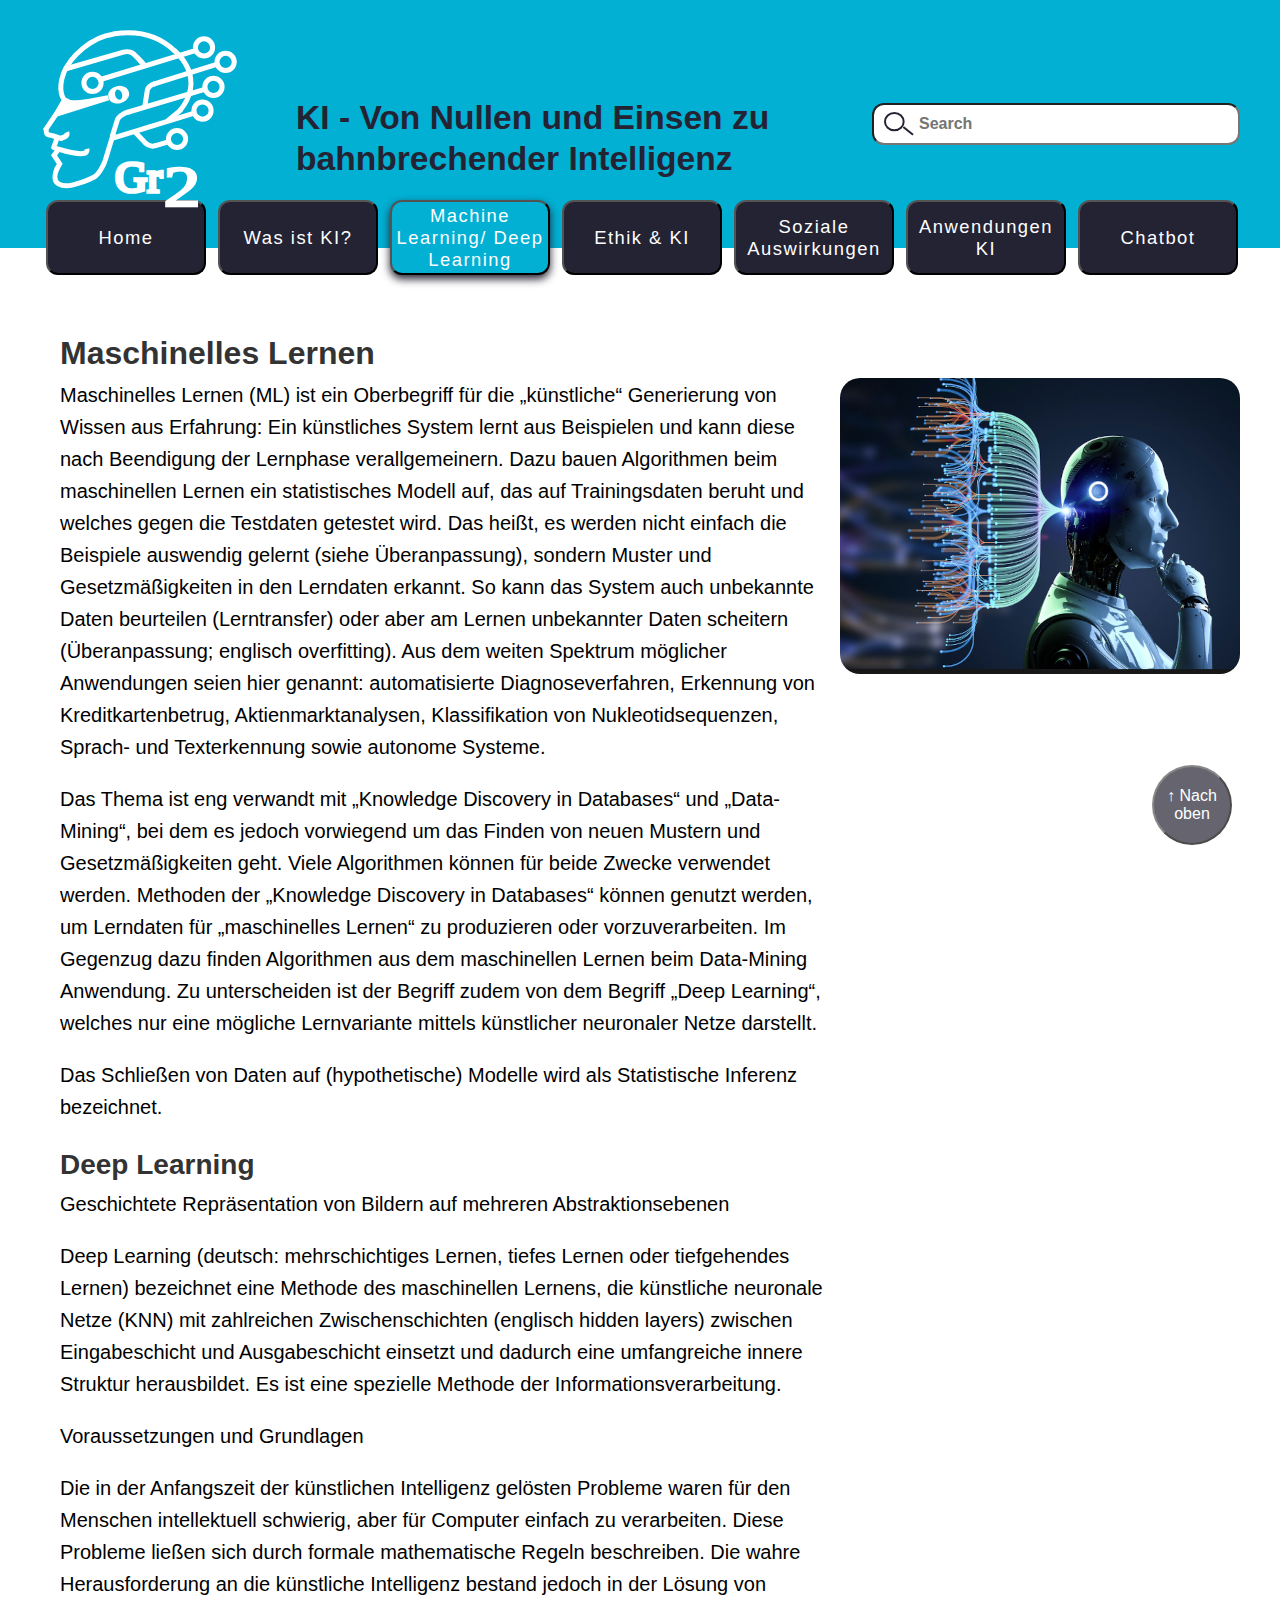
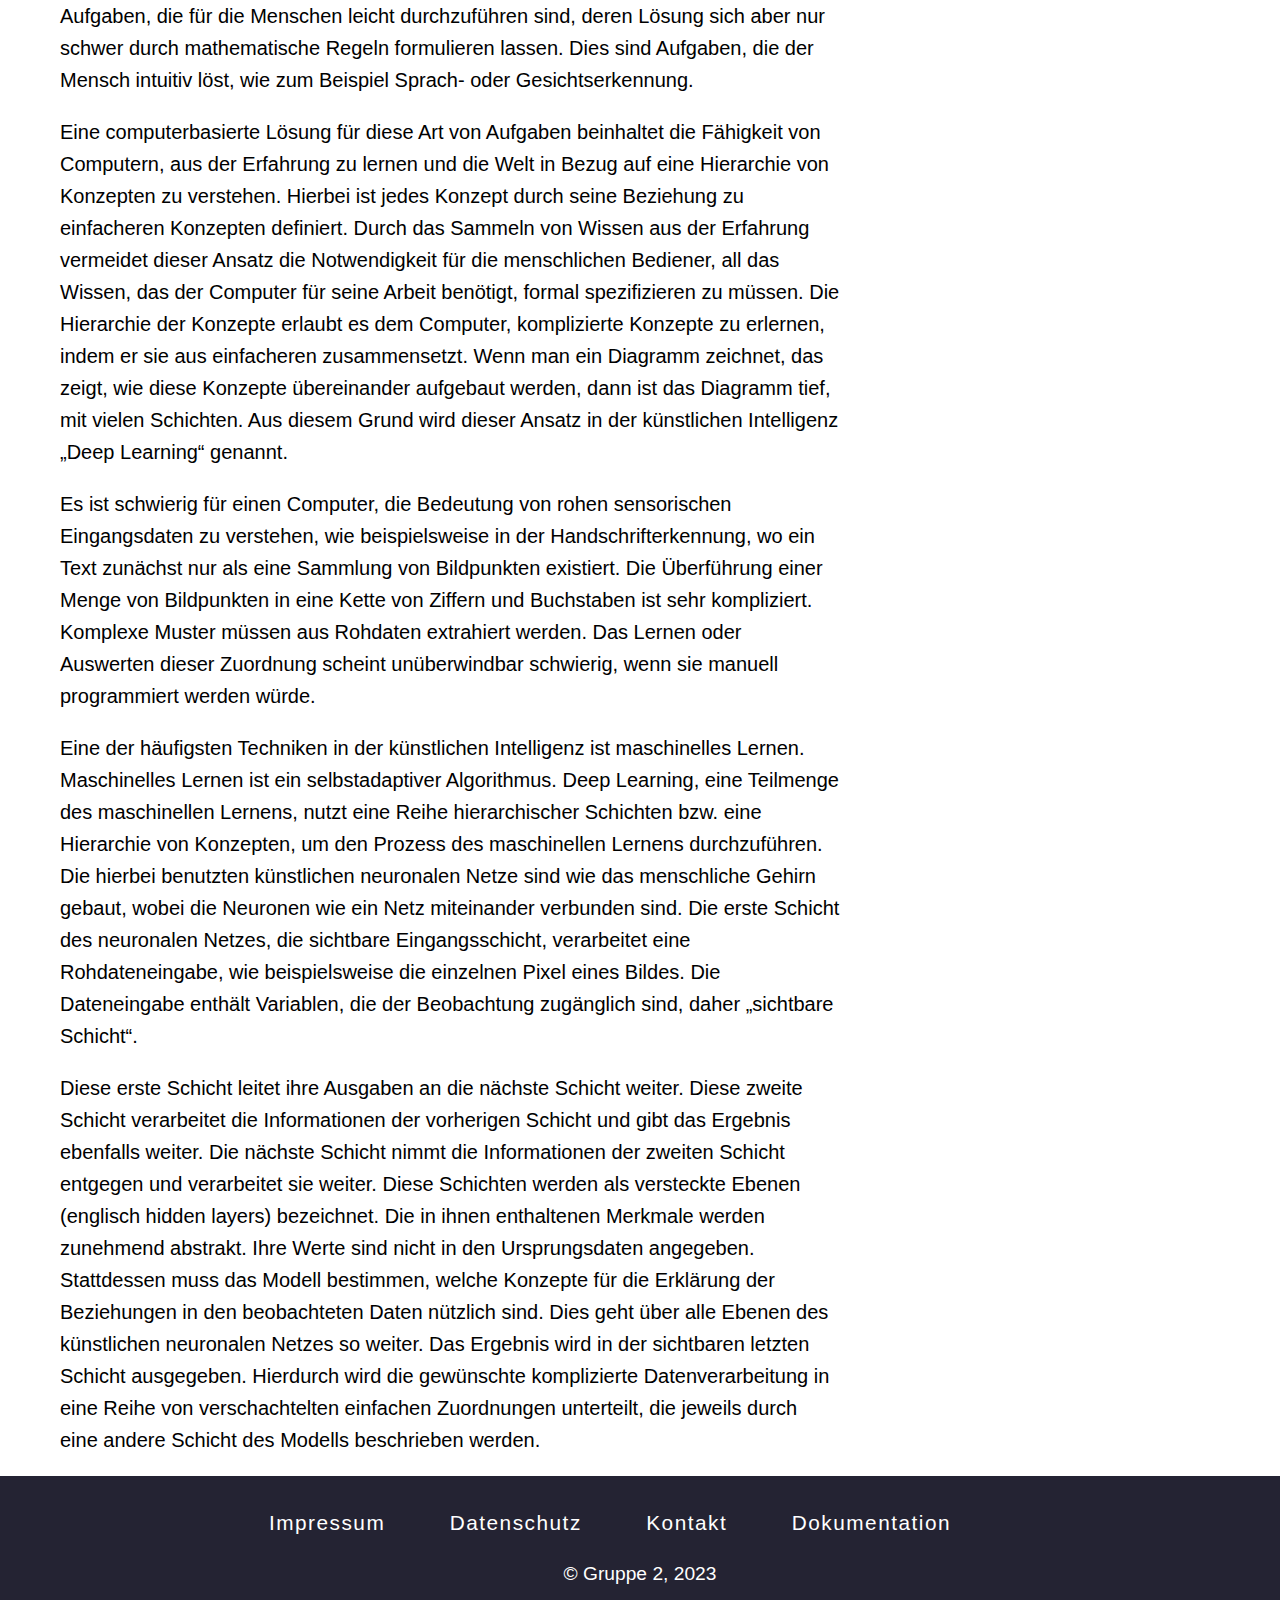
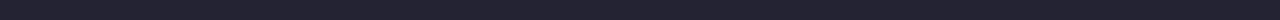
<file: html/machinelearning.html>
<!DOCTYPE html>
<html lang="de">
    <head>
        <meta charset="utf-8">
        <title>KI Home</title>
        <link rel="stylesheet" href="../css/style.css">
        <link rel="stylesheet" href="../css/text.css">
        <link rel="icon" type="image/x-icon" href="../bilder/icontitle.svg">
        
        <meta name="viewport" content="width=device-width, initial-scale=1.0">
        <meta name="description" content="KI, Maschine learning, Technologie, Digital">
        <meta name="author" content="Albina, Christian, Haubir">
        <meta name="copyright" content="Gr 2">
        <meta name="keyword" content="AI, KI, Maschinlernen, Maschine lerning, Technologie, Digital, ChtGPT">
        <meta name="robots" content="follow">
    </head>

    <body>
        <header>
            <div class="container header">
                <label for="burger" id="burger-label"><img src="../bilder/burger-bar.png" id="burger-bar"></label>
                <input type="checkbox" id="burger">
                <div class="header_top" id="header">
                    <a href="../index.html" id="logo_link"><img src="../bilder/logo.svg" alt="logo" id="logo"><svg width="200" height="200" xmlns="http://www.w3.org/2000/svg">
                        <title>Gruppe2</title>
                        <g id="Layer_1">
                         <title>Layer 1</title>
                         <path id="svg_28" d="m516.72152,524.84388l-18.45992,6.11814l3.48101,-4.85232l14.9789,-1.26582l0.00001,0z" opacity="NaN" stroke="#00bfbf" fill="none"/>
                         <path id="svg_29" d="m501.21519,525.47679c0.52743,0.63291 6.22363,2.21519 8.75527,1.47679c2.53165,-0.7384 -10.97046,3.48101 -11.07595,3.48101c0.10549,0 2.8481,-4.32489 2.32068,-4.95781l0,0.00001z" opacity="NaN" stroke="#00bfbf" fill="none"/>
                         <g id="svg_5">
                          <g stroke="null" id="svg_33" stroke-width="5">
                           <path stroke="#ffffff" id="svg_3" d="m22.86552,84.16136l-16.73316,24.70652c0.15973,0.15973 -0.47952,5.59317 2.07741,5.91277c2.55693,0.31962 14.87939,4.0396 12.94447,3.67566c-1.93489,-0.36394 7.83048,-0.79914 5.59317,-6.23259" opacity="NaN" fill="none"/>
                           <path stroke="#ffffff" id="svg_4" d="m17.47858,116.69833l-3.67549,10.7072c0.15973,0.15973 36.07214,13.02458 33.13783,1.53616" opacity="NaN" fill="none"/>
                           <path stroke="#ffffff" id="svg_6" d="m73.41117,113.50219l-8.15008,26.68792c0.15973,0.15973 -4.95413,13.58352 -11.02679,16.77969c-6.07269,3.19614 -17.22462,6.82841 -21.21382,7.87718c-3.98921,1.04877 -8.91693,2.14718 -14.58301,-1.00243c-5.66608,-3.14961 -2.96351,-11.79742 -1.34512,-15.51336" opacity="NaN" fill="none"/>
                           <path stroke="#ffffff" id="svg_7" d="m16.64706,149.20202l3.03258,-5.29981l-2.96351,-4.44529l-2.66718,-4.14893l4.44607,-5.97708" opacity="NaN" fill="none"/>
                           <path stroke="#ffffff" id="svg_9" d="m71.24483,118.71231l83.86756,-25.78261" opacity="NaN" fill="none"/>
                           <path stroke="#ffffff" id="svg_10" d="m72.1339,116.63785l5.33433,-17.18842c0,0 4.77617,-7.4088 13.07401,-7.70515" opacity="NaN" fill="none"/>
                           <path stroke="#ffffff" id="svg_11" d="m89.32229,91.7443l76.16244,-22.52275" opacity="NaN" fill="none"/>
                           <path stroke="#ffffff" id="svg_12" d="m104.77553,86.70633l2.66718,-17.18842c0,0 2.37082,-5.33433 7.70515,-5.63069" opacity="NaN" fill="none"/>
                           <path stroke="#ffffff" id="svg_13" d="m113.62315,64.18358l63.71564,-20.15192" opacity="NaN" fill="none"/>
                           <path stroke="#ffffff" id="svg_14" d="m59.68711,59.73829l96.31436,-29.33883" opacity="NaN" fill="none"/>
                           <path stroke="#ffffff" id="svg_15" d="m25.97906,48.77327l57.49227,-16.5957c0,0 6.2234,-1.77811 10.07597,1.77811c3.85258,3.55622 10.37231,10.66866 10.66866,11.55773" opacity="NaN" fill="none"/>
                           <path stroke="#ffffff" id="svg_16" d="m94.36027,111.30351l11.26137,11.85408c0,0 5.63069,5.03798 10.37231,2.07447" opacity="NaN" fill="none"/>
                           <path stroke="#ffffff" id="svg_17" d="m129.9225,121.34144l-15.11395,4.44529" opacity="NaN" fill="none"/>
                           <ellipse stroke="#ffffff" opacity="NaN" ry="8.5942" rx="8.5942" id="svg_18" cy="119.00867" cx="137.03494" fill="none"/>
                           <ellipse stroke="#ffffff" opacity="NaN" ry="8.5942" rx="8.5942" id="svg_19" cy="90.55888" cx="162.5212" fill="none"/>
                           <ellipse stroke="#ffffff" opacity="NaN" ry="8.5942" rx="8.5942" id="svg_20" cy="66.85073" cx="173.48621" fill="none"/>
                           <ellipse stroke="#ffffff" opacity="NaN" ry="8.5942" rx="8.5942" id="svg_21" cy="41.95719" cx="185.63665" fill="none"/>
                           <ellipse stroke="#ffffff" opacity="NaN" ry="8.5942" rx="8.5942" id="svg_22" cy="27.43595" cx="164.00297" fill="none"/>
                           <path stroke="#ffffff" id="svg_23" d="m22.05043,84.92822l2.07447,-5.33433c0,0 -7.11244,-8.00151 -0.59271,-26.07897" opacity="NaN" fill="none"/>
                           <path stroke="#ffffff" id="svg_24" d="m22.93948,54.70032c7.11244,-19.26288 30.2307,-38.08551 50.08347,-40.53116" opacity="NaN" fill="none"/>
                           <path stroke="#ffffff" id="svg_25" d="m72.14939,14.11912c2.15209,0.46897 35.60254,-9.39406 62.8266,17.18842" opacity="NaN" fill="none"/>
                           <path stroke="#ffffff" id="svg_26" d="m134.07143,30.1031c32.30234,29.63519 8.89055,56.6032 5.92704,60.45577" opacity="NaN" fill="none"/>
                           <path stroke="#ffffff" id="svg_27" d="m127.25535,101.22756l13.92853,-11.55773" opacity="NaN" fill="none"/>
                           <path stroke="#ffffff" id="svg_30" d="m15.82703,94.41145l52.45427,-16.5957c0,0 -36.56853,7.75647 -40.74663,3.57081c-4.17811,-4.18567 -9.33684,11.8395 -11.70766,13.0249l0.00002,0z" opacity="NaN" fill="#ffffff"/>
                           <ellipse stroke="#ffffff" opacity="NaN" ry="8.5942" rx="8.5942" id="svg_31" cy="62.96512" cx="52.50856" fill="none"/>
                           <ellipse stroke="#ffffff" transform="matrix(2.68322 -0.832524 0.832524 2.68322 -63.123 20.1782)" opacity="NaN" ry="0.58017" rx="1.26582" id="svg_32" cy="33.49094" cx="42.4469" fill="none"/>
                          </g>
                          <text stroke="#ffffff" opacity="NaN" transform="matrix(1.8657 0 0 1.8657 -25.3548 60.6364)" xml:space="preserve" text-anchor="start" font-family="Noto Sans JP" font-size="24" stroke-width="2" id="svg_34" y="59.74291" x="53.74071" fill="#ffffff">Gr</text>
                          <text stroke="#ffffff" transform="matrix(3.0888 0 0 2.36952 -56.0845 5.57869)" xml:space="preserve" text-anchor="start" font-family="Noto Sans JP" font-size="24" id="svg_36" y="76.17576" x="58.18283" fill="#ffffff">2</text>
                         </g>
                        </g>
                       </svg></a>
                    <h1 class="header_slogan">KI - Von Nullen und Einsen zu bahnbrechender Intelligenz</h1>
                    <input type="text" class="header_input" placeholder="Search">
                </div>
    
                <nav class="header_nav">
                    <a href="../index.html"><button class="nav_btn">Home</button></a>
                    <a href="wasistki.html"><button class="nav_btn">Was ist KI?</button></a>
                    <a href="machinelearning.html"><button class="nav_btn" active>Machine Learning/ Deep Learning</button></a>
                    <a href="ethikki.html"><button class="nav_btn">Ethik & KI</button></a>
                    <a href="sozialeauswirkungen.html"><button class="nav_btn">Soziale Auswirkungen</button></a>
                    <a href="anwendungen.html"><button class="nav_btn">Anwendungen KI</button></a>
                    <a href="chatbot.html"><button class="nav_btn">Chatbot</button></a>
                </nav>
            </div>
        </header>

        <main>

		<main>
        <div class="container">
			<article>
                <div class="div_main">
                    <div class="div_text">
                        <h1>Maschinelles Lernen</h1>

                        <p>Maschinelles Lernen (ML) ist ein Oberbegriff für die „künstliche“ Generierung von Wissen aus Erfahrung: Ein künstliches System lernt aus Beispielen und kann diese nach Beendigung der Lernphase verallgemeinern. Dazu bauen Algorithmen beim maschinellen Lernen ein statistisches Modell auf, das auf Trainingsdaten beruht und welches gegen die Testdaten getestet wird. Das heißt, es werden nicht einfach die Beispiele auswendig gelernt (siehe Überanpassung), sondern Muster und Gesetzmäßigkeiten in den Lerndaten erkannt. So kann das System auch unbekannte Daten beurteilen (Lerntransfer) oder aber am Lernen unbekannter Daten scheitern (Überanpassung; englisch overfitting). Aus dem weiten Spektrum möglicher Anwendungen seien hier genannt: automatisierte Diagnose­verfahren, Erkennung von Kreditkartenbetrug, Aktienmarkt­analysen, Klassifikation von Nukleotidsequenzen, Sprach- und Texterkennung sowie autonome Systeme.

                        <p>Das Thema ist eng verwandt mit „Knowledge Discovery in Databases“ und „Data-Mining“, bei dem es jedoch vorwiegend um das Finden von neuen Mustern und Gesetzmäßigkeiten geht. Viele Algorithmen können für beide Zwecke verwendet werden. Methoden der „Knowledge Discovery in Databases“ können genutzt werden, um Lerndaten für „maschinelles Lernen“ zu produzieren oder vorzuverarbeiten. Im Gegenzug dazu finden Algorithmen aus dem maschinellen Lernen beim Data-Mining Anwendung. Zu unterscheiden ist der Begriff zudem von dem Begriff „Deep Learning“, welches nur eine mögliche Lernvariante mittels künstlicher neuronaler Netze darstellt.

                        <p>Das Schließen von Daten auf (hypothetische) Modelle wird als Statistische Inferenz bezeichnet.

                        <h2>Deep Learning</h2>

                        <p>Geschichtete Repräsentation von Bildern auf mehreren Abstraktionsebenen
                        <p>Deep Learning (deutsch: mehrschichtiges Lernen, tiefes Lernen oder tiefgehendes Lernen) bezeichnet eine Methode des maschinellen Lernens, die künstliche neuronale Netze (KNN) mit zahlreichen Zwischenschichten (englisch hidden layers) zwischen Eingabeschicht und Ausgabeschicht einsetzt und dadurch eine umfangreiche innere Struktur herausbildet. Es ist eine spezielle Methode der Informationsverarbeitung.</p>

                        <p>Voraussetzungen und Grundlagen
                        <p>Die in der Anfangszeit der künstlichen Intelligenz gelösten Probleme waren für den Menschen intellektuell schwierig, aber für Computer einfach zu verarbeiten. Diese Probleme ließen sich durch formale mathematische Regeln beschreiben. Die wahre Herausforderung an die künstliche Intelligenz bestand jedoch in der Lösung von Aufgaben, die für die Menschen leicht durchzuführen sind, deren Lösung sich aber nur schwer durch mathematische Regeln formulieren lassen. Dies sind Aufgaben, die der Mensch intuitiv löst, wie zum Beispiel Sprach- oder Gesichtserkennung.</p>

                        <p>Eine computerbasierte Lösung für diese Art von Aufgaben beinhaltet die Fähigkeit von Computern, aus der Erfahrung zu lernen und die Welt in Bezug auf eine Hierarchie von Konzepten zu verstehen. Hierbei ist jedes Konzept durch seine Beziehung zu einfacheren Konzepten definiert. Durch das Sammeln von Wissen aus der Erfahrung vermeidet dieser Ansatz die Notwendigkeit für die menschlichen Bediener, all das Wissen, das der Computer für seine Arbeit benötigt, formal spezifizieren zu müssen. Die Hierarchie der Konzepte erlaubt es dem Computer, komplizierte Konzepte zu erlernen, indem er sie aus einfacheren zusammensetzt. Wenn man ein Diagramm zeichnet, das zeigt, wie diese Konzepte übereinander aufgebaut werden, dann ist das Diagramm tief, mit vielen Schichten. Aus diesem Grund wird dieser Ansatz in der künstlichen Intelligenz „Deep Learning“ genannt.</p>

                        <p>Es ist schwierig für einen Computer, die Bedeutung von rohen sensorischen Eingangsdaten zu verstehen, wie beispielsweise in der Handschrifterkennung, wo ein Text zunächst nur als eine Sammlung von Bildpunkten existiert. Die Überführung einer Menge von Bildpunkten in eine Kette von Ziffern und Buchstaben ist sehr kompliziert. Komplexe Muster müssen aus Rohdaten extrahiert werden. Das Lernen oder Auswerten dieser Zuordnung scheint unüberwindbar schwierig, wenn sie manuell programmiert werden würde.</p>

                        <p>Eine der häufigsten Techniken in der künstlichen Intelligenz ist maschinelles Lernen. Maschinelles Lernen ist ein selbstadaptiver Algorithmus. Deep Learning, eine Teilmenge des maschinellen Lernens, nutzt eine Reihe hierarchischer Schichten bzw. eine Hierarchie von Konzepten, um den Prozess des maschinellen Lernens durchzuführen. Die hierbei benutzten künstlichen neuronalen Netze sind wie das menschliche Gehirn gebaut, wobei die Neuronen wie ein Netz miteinander verbunden sind. Die erste Schicht des neuronalen Netzes, die sichtbare Eingangsschicht, verarbeitet eine Rohdateneingabe, wie beispielsweise die einzelnen Pixel eines Bildes. Die Dateneingabe enthält Variablen, die der Beobachtung zugänglich sind, daher „sichtbare Schicht“.</p>

                        <p>Diese erste Schicht leitet ihre Ausgaben an die nächste Schicht weiter. Diese zweite Schicht verarbeitet die Informationen der vorherigen Schicht und gibt das Ergebnis ebenfalls weiter. Die nächste Schicht nimmt die Informationen der zweiten Schicht entgegen und verarbeitet sie weiter. Diese Schichten werden als versteckte Ebenen (englisch hidden layers) bezeichnet. Die in ihnen enthaltenen Merkmale werden zunehmend abstrakt. Ihre Werte sind nicht in den Ursprungsdaten angegeben. Stattdessen muss das Modell bestimmen, welche Konzepte für die Erklärung der Beziehungen in den beobachteten Daten nützlich sind. Dies geht über alle Ebenen des künstlichen neuronalen Netzes so weiter. Das Ergebnis wird in der sichtbaren letzten Schicht ausgegeben. Hierdurch wird die gewünschte komplizierte Datenverarbeitung in eine Reihe von verschachtelten einfachen Zuordnungen unterteilt, die jeweils durch eine andere Schicht des Modells beschrieben werden.</p>
                                    <!-- Weitere Textabschnitte einfügen -->
                        <a href="#header"><button id="oben_btn">&uarr; Nach oben</button></a>
                    </div>
                    <div class="div_bild">
                        <img src="../bilder/machinelearning.png" alt="Machinelearning">
                    </div>
                </div>
		    </article>
        </main>
        <footer>
            <div class="container footer">
                <nav class="footer_nav">
                    <a href="../html/impressum.html" class="footer_link">Impressum</a>
                    <a href="../html/datenschutz.html" class="footer_link">Datenschutz</a>
                    <a href="../html/kontakt.html" class="footer_link">Kontakt</a>
                    <a href="../html/dokumentation.html" class="footer_link">Dokumentation</a>
                </nav>
                <div class="footer_copy">
                    &copy; Gruppe 2, 2023
                </div>
            </div>
        </footer>
        <script src="../js/search.js"></script>
    </body>
</html>
</file>
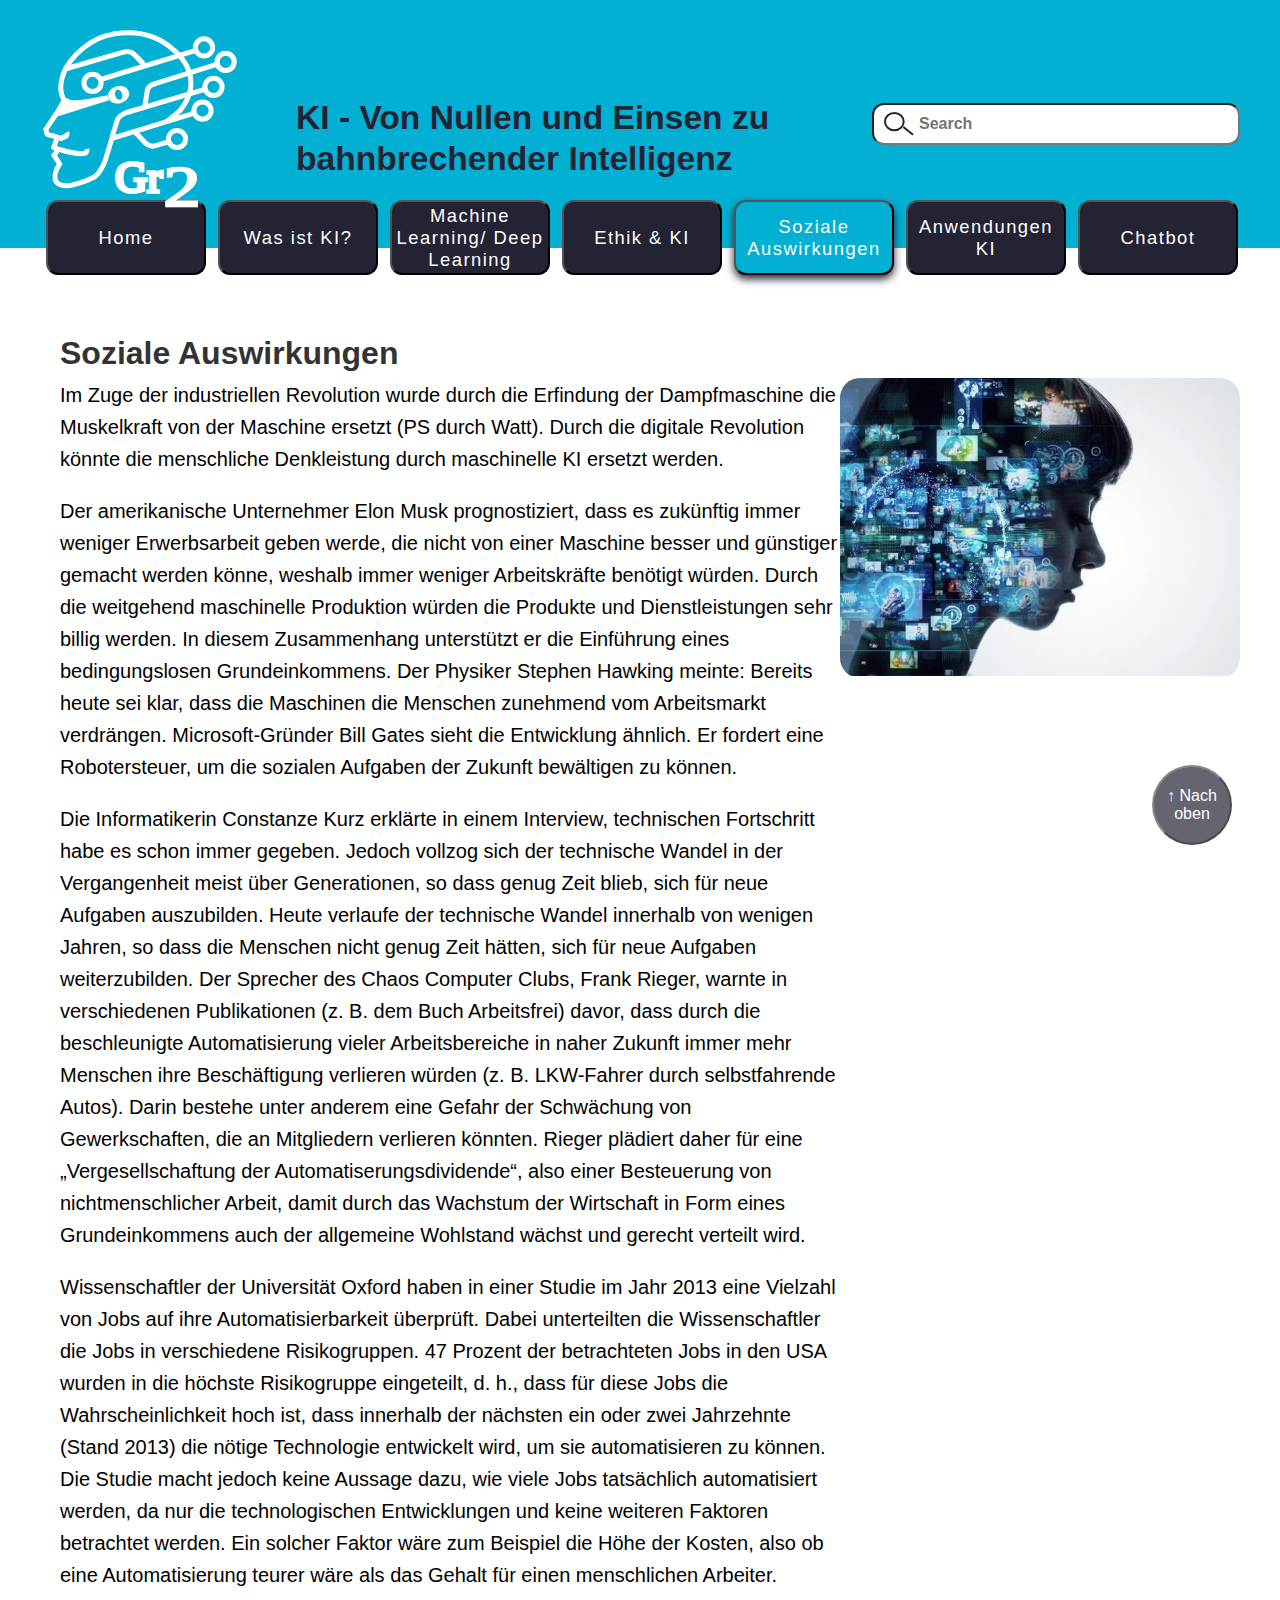
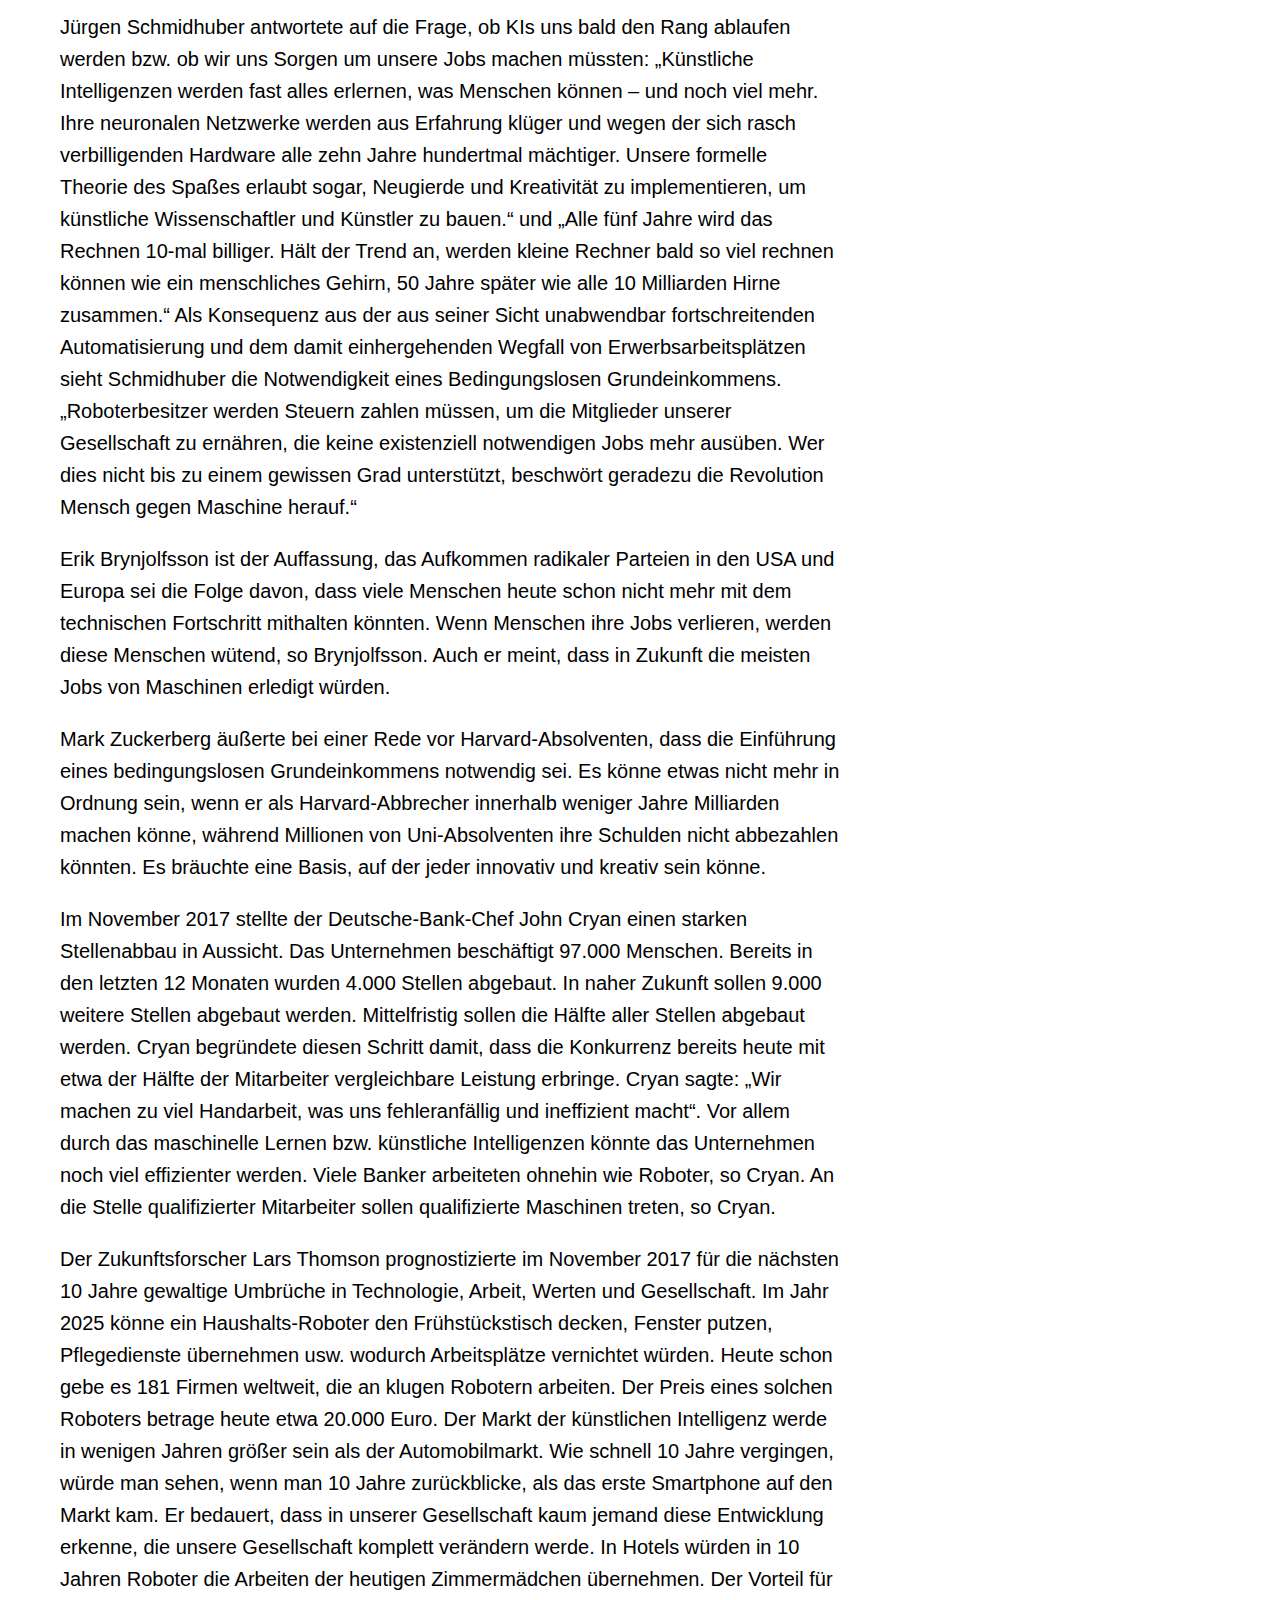
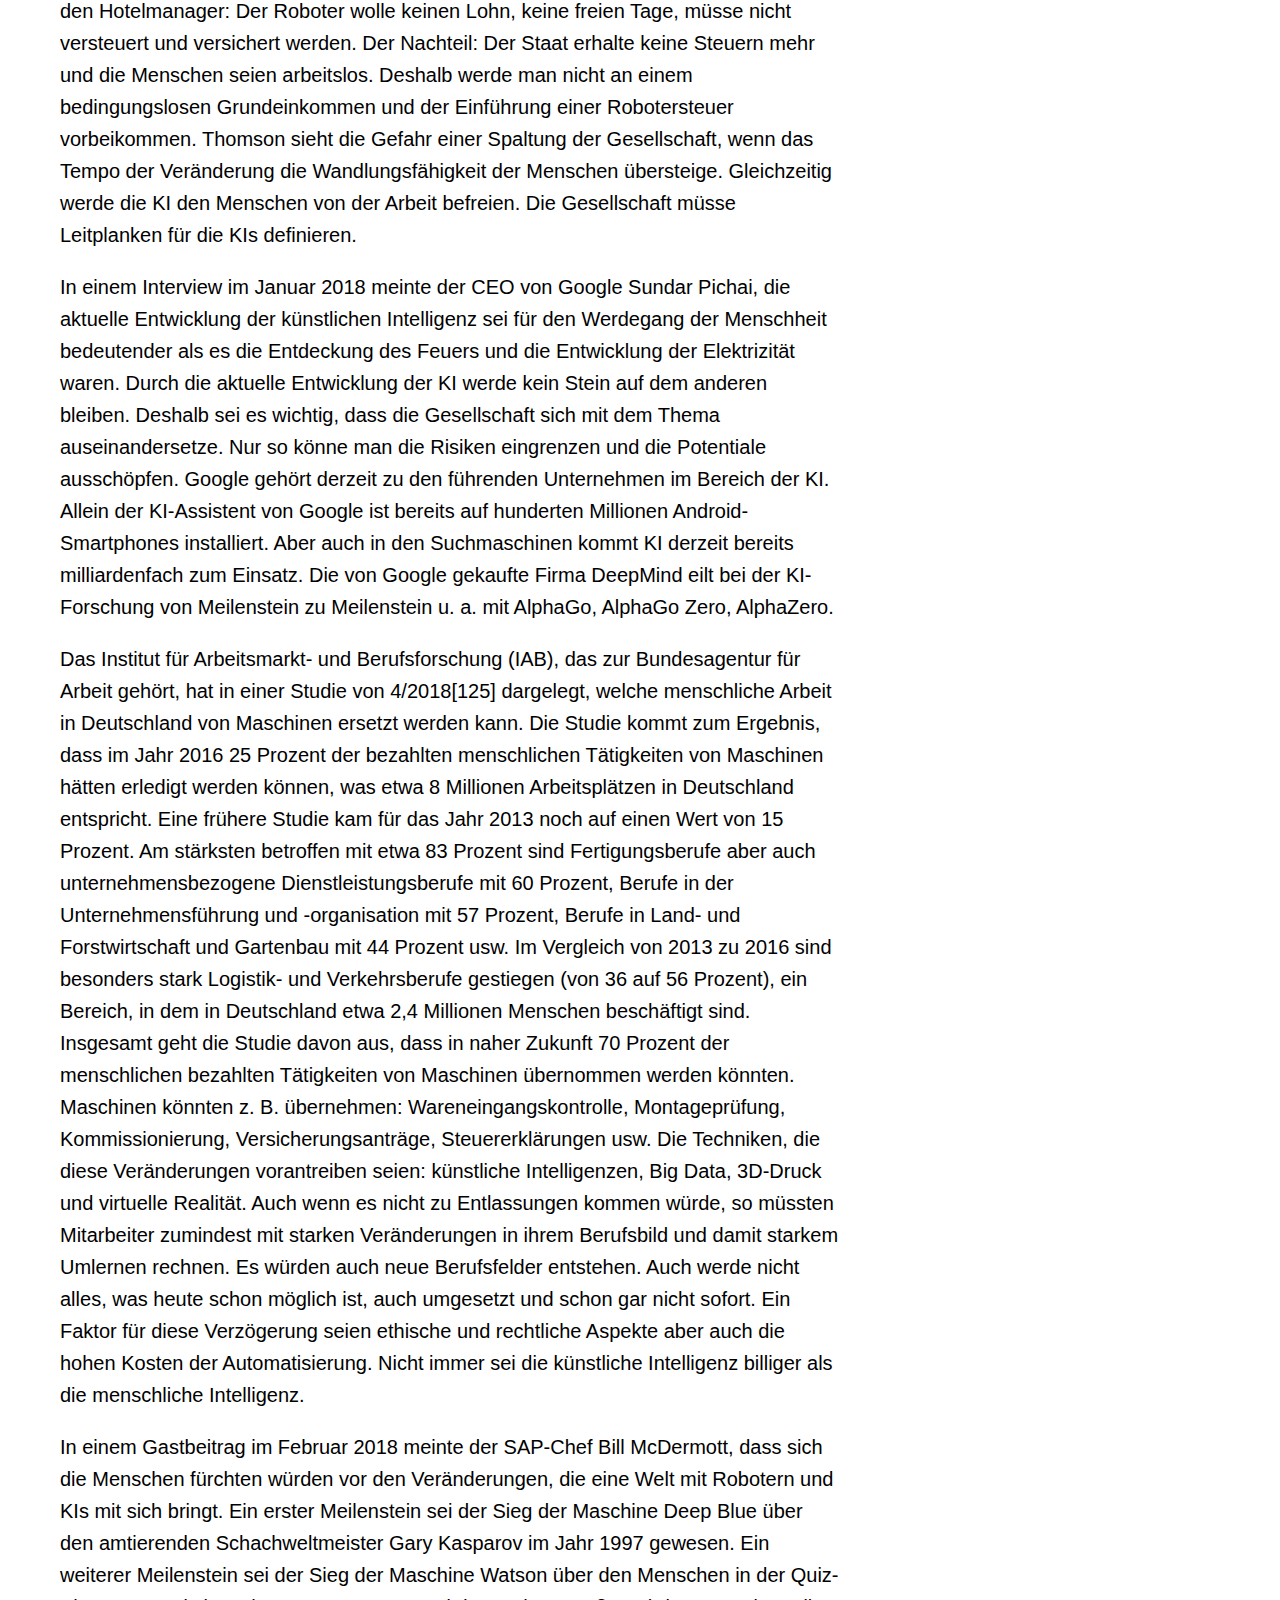
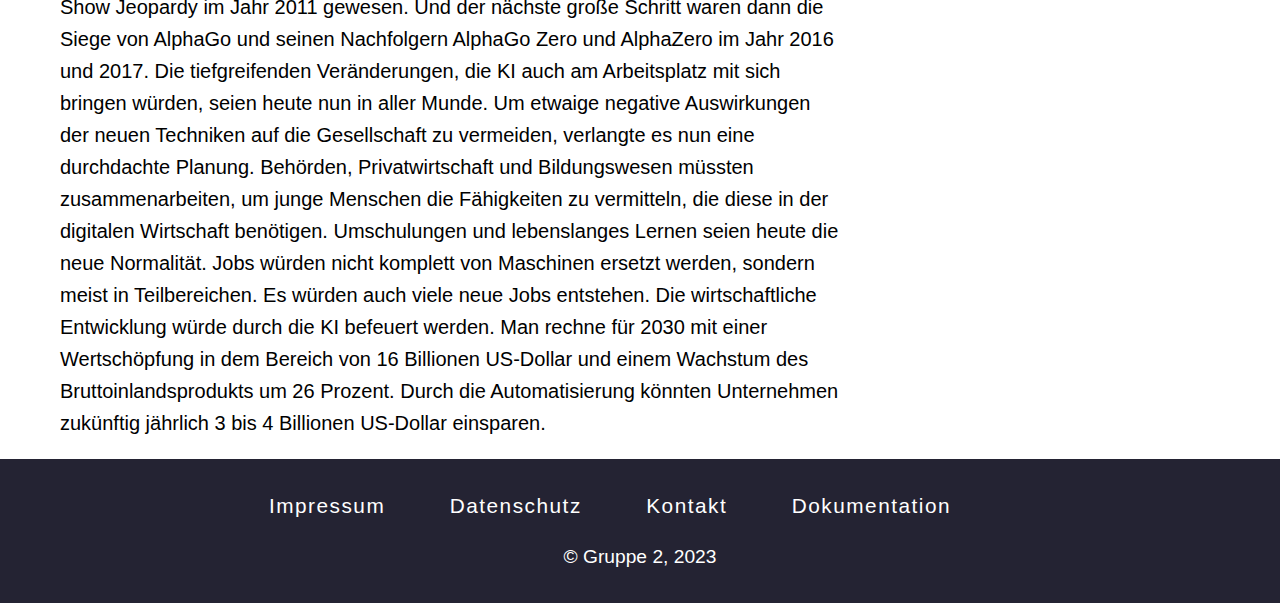
<file: html/sozialeauswirkungen.html>
<!DOCTYPE html>
<html lang="de">
    <head>
        <meta charset="utf-8">
        <title>KI Home</title>
        <link rel="stylesheet" href="../css/style.css">
        <link rel="stylesheet" href="../css/text.css">
        <link rel="icon" type="image/x-icon" href="../bilder/icontitle.svg">
        
        <meta name="viewport" content="width=device-width, initial-scale=1.0">
        <meta name="description" content="KI, Maschine learning, Technologie, Digital">
        <meta name="author" content="Albina, Christian, Haubir">
        <meta name="copyright" content="Gr 2">
        <meta name="keyword" content="AI, KI, Maschinlernen, Maschine lerning, Technologie, Digital, ChtGPT">
        <meta name="robots" content="follow">
    </head>

    <body>
        <header>
            <div class="container header">
                <label for="burger" id="burger-label"><img src="../bilder/burger-bar.png" id="burger-bar"></label>
                <input type="checkbox" id="burger">
                <div class="header_top" id="header">
                    <a href="../index.html" id="logo_link"><img src="../bilder/logo.svg" alt="logo" id="logo"><svg width="200" height="200" xmlns="http://www.w3.org/2000/svg">
                        <title>Gruppe2</title>
                        <g id="Layer_1">
                         <title>Layer 1</title>
                         <path id="svg_28" d="m516.72152,524.84388l-18.45992,6.11814l3.48101,-4.85232l14.9789,-1.26582l0.00001,0z" opacity="NaN" stroke="#00bfbf" fill="none"/>
                         <path id="svg_29" d="m501.21519,525.47679c0.52743,0.63291 6.22363,2.21519 8.75527,1.47679c2.53165,-0.7384 -10.97046,3.48101 -11.07595,3.48101c0.10549,0 2.8481,-4.32489 2.32068,-4.95781l0,0.00001z" opacity="NaN" stroke="#00bfbf" fill="none"/>
                         <g id="svg_5">
                          <g stroke="null" id="svg_33" stroke-width="5">
                           <path stroke="#ffffff" id="svg_3" d="m22.86552,84.16136l-16.73316,24.70652c0.15973,0.15973 -0.47952,5.59317 2.07741,5.91277c2.55693,0.31962 14.87939,4.0396 12.94447,3.67566c-1.93489,-0.36394 7.83048,-0.79914 5.59317,-6.23259" opacity="NaN" fill="none"/>
                           <path stroke="#ffffff" id="svg_4" d="m17.47858,116.69833l-3.67549,10.7072c0.15973,0.15973 36.07214,13.02458 33.13783,1.53616" opacity="NaN" fill="none"/>
                           <path stroke="#ffffff" id="svg_6" d="m73.41117,113.50219l-8.15008,26.68792c0.15973,0.15973 -4.95413,13.58352 -11.02679,16.77969c-6.07269,3.19614 -17.22462,6.82841 -21.21382,7.87718c-3.98921,1.04877 -8.91693,2.14718 -14.58301,-1.00243c-5.66608,-3.14961 -2.96351,-11.79742 -1.34512,-15.51336" opacity="NaN" fill="none"/>
                           <path stroke="#ffffff" id="svg_7" d="m16.64706,149.20202l3.03258,-5.29981l-2.96351,-4.44529l-2.66718,-4.14893l4.44607,-5.97708" opacity="NaN" fill="none"/>
                           <path stroke="#ffffff" id="svg_9" d="m71.24483,118.71231l83.86756,-25.78261" opacity="NaN" fill="none"/>
                           <path stroke="#ffffff" id="svg_10" d="m72.1339,116.63785l5.33433,-17.18842c0,0 4.77617,-7.4088 13.07401,-7.70515" opacity="NaN" fill="none"/>
                           <path stroke="#ffffff" id="svg_11" d="m89.32229,91.7443l76.16244,-22.52275" opacity="NaN" fill="none"/>
                           <path stroke="#ffffff" id="svg_12" d="m104.77553,86.70633l2.66718,-17.18842c0,0 2.37082,-5.33433 7.70515,-5.63069" opacity="NaN" fill="none"/>
                           <path stroke="#ffffff" id="svg_13" d="m113.62315,64.18358l63.71564,-20.15192" opacity="NaN" fill="none"/>
                           <path stroke="#ffffff" id="svg_14" d="m59.68711,59.73829l96.31436,-29.33883" opacity="NaN" fill="none"/>
                           <path stroke="#ffffff" id="svg_15" d="m25.97906,48.77327l57.49227,-16.5957c0,0 6.2234,-1.77811 10.07597,1.77811c3.85258,3.55622 10.37231,10.66866 10.66866,11.55773" opacity="NaN" fill="none"/>
                           <path stroke="#ffffff" id="svg_16" d="m94.36027,111.30351l11.26137,11.85408c0,0 5.63069,5.03798 10.37231,2.07447" opacity="NaN" fill="none"/>
                           <path stroke="#ffffff" id="svg_17" d="m129.9225,121.34144l-15.11395,4.44529" opacity="NaN" fill="none"/>
                           <ellipse stroke="#ffffff" opacity="NaN" ry="8.5942" rx="8.5942" id="svg_18" cy="119.00867" cx="137.03494" fill="none"/>
                           <ellipse stroke="#ffffff" opacity="NaN" ry="8.5942" rx="8.5942" id="svg_19" cy="90.55888" cx="162.5212" fill="none"/>
                           <ellipse stroke="#ffffff" opacity="NaN" ry="8.5942" rx="8.5942" id="svg_20" cy="66.85073" cx="173.48621" fill="none"/>
                           <ellipse stroke="#ffffff" opacity="NaN" ry="8.5942" rx="8.5942" id="svg_21" cy="41.95719" cx="185.63665" fill="none"/>
                           <ellipse stroke="#ffffff" opacity="NaN" ry="8.5942" rx="8.5942" id="svg_22" cy="27.43595" cx="164.00297" fill="none"/>
                           <path stroke="#ffffff" id="svg_23" d="m22.05043,84.92822l2.07447,-5.33433c0,0 -7.11244,-8.00151 -0.59271,-26.07897" opacity="NaN" fill="none"/>
                           <path stroke="#ffffff" id="svg_24" d="m22.93948,54.70032c7.11244,-19.26288 30.2307,-38.08551 50.08347,-40.53116" opacity="NaN" fill="none"/>
                           <path stroke="#ffffff" id="svg_25" d="m72.14939,14.11912c2.15209,0.46897 35.60254,-9.39406 62.8266,17.18842" opacity="NaN" fill="none"/>
                           <path stroke="#ffffff" id="svg_26" d="m134.07143,30.1031c32.30234,29.63519 8.89055,56.6032 5.92704,60.45577" opacity="NaN" fill="none"/>
                           <path stroke="#ffffff" id="svg_27" d="m127.25535,101.22756l13.92853,-11.55773" opacity="NaN" fill="none"/>
                           <path stroke="#ffffff" id="svg_30" d="m15.82703,94.41145l52.45427,-16.5957c0,0 -36.56853,7.75647 -40.74663,3.57081c-4.17811,-4.18567 -9.33684,11.8395 -11.70766,13.0249l0.00002,0z" opacity="NaN" fill="#ffffff"/>
                           <ellipse stroke="#ffffff" opacity="NaN" ry="8.5942" rx="8.5942" id="svg_31" cy="62.96512" cx="52.50856" fill="none"/>
                           <ellipse stroke="#ffffff" transform="matrix(2.68322 -0.832524 0.832524 2.68322 -63.123 20.1782)" opacity="NaN" ry="0.58017" rx="1.26582" id="svg_32" cy="33.49094" cx="42.4469" fill="none"/>
                          </g>
                          <text stroke="#ffffff" opacity="NaN" transform="matrix(1.8657 0 0 1.8657 -25.3548 60.6364)" xml:space="preserve" text-anchor="start" font-family="Noto Sans JP" font-size="24" stroke-width="2" id="svg_34" y="59.74291" x="53.74071" fill="#ffffff">Gr</text>
                          <text stroke="#ffffff" transform="matrix(3.0888 0 0 2.36952 -56.0845 5.57869)" xml:space="preserve" text-anchor="start" font-family="Noto Sans JP" font-size="24" id="svg_36" y="76.17576" x="58.18283" fill="#ffffff">2</text>
                         </g>
                        </g>
                       </svg></a>
                    <h1 class="header_slogan">KI - Von Nullen und Einsen zu bahnbrechender Intelligenz</h1>
                    <input type="text" class="header_input" placeholder="Search">
                </div>
    
                <nav class="header_nav">
                    <a href="../index.html"><button class="nav_btn">Home</button></a>
                    <a href="wasistki.html"><button class="nav_btn">Was ist KI?</button></a>
                    <a href="machinelearning.html"><button class="nav_btn">Machine Learning/ Deep Learning</button></a>
                    <a href="ethikki.html"><button class="nav_btn">Ethik & KI</button></a>
                    <a href="sozialeauswirkungen.html"><button class="nav_btn" active >Soziale Auswirkungen</button></a>
                    <a href="anwendungen.html"><button class="nav_btn">Anwendungen KI</button></a>
                    <a href="chatbot.html"><button class="nav_btn">Chatbot</button></a>
                </nav>
            </div>
        </header>

        <main>

		<main>
        <div class="container">
			<article>
                <div class="div_main">
                    <div class="div_text">
                        <h1>Soziale Auswirkungen</h1>
                        <p>Im Zuge der industriellen Revolution wurde durch die Erfindung der Dampfmaschine die Muskelkraft von der Maschine ersetzt (PS durch Watt). Durch die digitale Revolution könnte die menschliche Denkleistung durch maschinelle KI ersetzt werden.</p>

                        <p>Der amerikanische Unternehmer Elon Musk prognostiziert, dass es zukünftig immer weniger Erwerbsarbeit geben werde, die nicht von einer Maschine besser und günstiger gemacht werden könne, weshalb immer weniger Arbeitskräfte benötigt würden. Durch die weitgehend maschinelle Produktion würden die Produkte und Dienstleistungen sehr billig werden. In diesem Zusammenhang unterstützt er die Einführung eines bedingungslosen Grundeinkommens. Der Physiker Stephen Hawking meinte: Bereits heute sei klar, dass die Maschinen die Menschen zunehmend vom Arbeitsmarkt verdrängen. Microsoft-Gründer Bill Gates sieht die Entwicklung ähnlich. Er fordert eine Robotersteuer, um die sozialen Aufgaben der Zukunft bewältigen zu können.</p>

                        <p>Die Informatikerin Constanze Kurz erklärte in einem Interview, technischen Fortschritt habe es schon immer gegeben. Jedoch vollzog sich der technische Wandel in der Vergangenheit meist über Generationen, so dass genug Zeit blieb, sich für neue Aufgaben auszubilden. Heute verlaufe der technische Wandel innerhalb von wenigen Jahren, so dass die Menschen nicht genug Zeit hätten, sich für neue Aufgaben weiterzubilden. Der Sprecher des Chaos Computer Clubs, Frank Rieger, warnte in verschiedenen Publikationen (z. B. dem Buch Arbeitsfrei) davor, dass durch die beschleunigte Automatisierung vieler Arbeitsbereiche in naher Zukunft immer mehr Menschen ihre Beschäftigung verlieren würden (z. B. LKW-Fahrer durch selbstfahrende Autos). Darin bestehe unter anderem eine Gefahr der Schwächung von Gewerkschaften, die an Mitgliedern verlieren könnten. Rieger plädiert daher für eine „Vergesellschaftung der Automatiserungsdividende“, also einer Besteuerung von nichtmenschlicher Arbeit, damit durch das Wachstum der Wirtschaft in Form eines Grundeinkommens auch der allgemeine Wohlstand wächst und gerecht verteilt wird.</p>

                        <p>Wissenschaftler der Universität Oxford haben in einer Studie im Jahr 2013 eine Vielzahl von Jobs auf ihre Automatisierbarkeit überprüft. Dabei unterteilten die Wissenschaftler die Jobs in verschiedene Risikogruppen. 47 Prozent der betrachteten Jobs in den USA wurden in die höchste Risikogruppe eingeteilt, d. h., dass für diese Jobs die Wahrscheinlichkeit hoch ist, dass innerhalb der nächsten ein oder zwei Jahrzehnte (Stand 2013) die nötige Technologie entwickelt wird, um sie automatisieren zu können. Die Studie macht jedoch keine Aussage dazu, wie viele Jobs tatsächlich automatisiert werden, da nur die technologischen Entwicklungen und keine weiteren Faktoren betrachtet werden. Ein solcher Faktor wäre zum Beispiel die Höhe der Kosten, also ob eine Automatisierung teurer wäre als das Gehalt für einen menschlichen Arbeiter.</p>

                        <p>Jürgen Schmidhuber antwortete auf die Frage, ob KIs uns bald den Rang ablaufen werden bzw. ob wir uns Sorgen um unsere Jobs machen müssten: „Künstliche Intelligenzen werden fast alles erlernen, was Menschen können – und noch viel mehr. Ihre neuronalen Netzwerke werden aus Erfahrung klüger und wegen der sich rasch verbilligenden Hardware alle zehn Jahre hundertmal mächtiger. Unsere formelle Theorie des Spaßes erlaubt sogar, Neugierde und Kreativität zu implementieren, um künstliche Wissenschaftler und Künstler zu bauen.“ und „Alle fünf Jahre wird das Rechnen 10-mal billiger. Hält der Trend an, werden kleine Rechner bald so viel rechnen können wie ein menschliches Gehirn, 50 Jahre später wie alle 10 Milliarden Hirne zusammen.“ Als Konsequenz aus der aus seiner Sicht unabwendbar fortschreitenden Automatisierung und dem damit einhergehenden Wegfall von Erwerbsarbeitsplätzen sieht Schmidhuber die Notwendigkeit eines Bedingungslosen Grundeinkommens. „Roboterbesitzer werden Steuern zahlen müssen, um die Mitglieder unserer Gesellschaft zu ernähren, die keine existenziell notwendigen Jobs mehr ausüben. Wer dies nicht bis zu einem gewissen Grad unterstützt, beschwört geradezu die Revolution Mensch gegen Maschine herauf.“</p>

                        <p>Erik Brynjolfsson ist der Auffassung, das Aufkommen radikaler Parteien in den USA und Europa sei die Folge davon, dass viele Menschen heute schon nicht mehr mit dem technischen Fortschritt mithalten könnten. Wenn Menschen ihre Jobs verlieren, werden diese Menschen wütend, so Brynjolfsson. Auch er meint, dass in Zukunft die meisten Jobs von Maschinen erledigt würden.</p>

                        <p>Mark Zuckerberg äußerte bei einer Rede vor Harvard-Absolventen, dass die Einführung eines bedingungslosen Grundeinkommens notwendig sei. Es könne etwas nicht mehr in Ordnung sein, wenn er als Harvard-Abbrecher innerhalb weniger Jahre Milliarden machen könne, während Millionen von Uni-Absolventen ihre Schulden nicht abbezahlen könnten. Es bräuchte eine Basis, auf der jeder innovativ und kreativ sein könne.</p>

                        <p>Im November 2017 stellte der Deutsche-Bank-Chef John Cryan einen starken Stellenabbau in Aussicht. Das Unternehmen beschäftigt 97.000 Menschen. Bereits in den letzten 12 Monaten wurden 4.000 Stellen abgebaut. In naher Zukunft sollen 9.000 weitere Stellen abgebaut werden. Mittelfristig sollen die Hälfte aller Stellen abgebaut werden. Cryan begründete diesen Schritt damit, dass die Konkurrenz bereits heute mit etwa der Hälfte der Mitarbeiter vergleichbare Leistung erbringe. Cryan sagte: „Wir machen zu viel Handarbeit, was uns fehleranfällig und ineffizient macht“. Vor allem durch das maschinelle Lernen bzw. künstliche Intelligenzen könnte das Unternehmen noch viel effizienter werden. Viele Banker arbeiteten ohnehin wie Roboter, so Cryan. An die Stelle qualifizierter Mitarbeiter sollen qualifizierte Maschinen treten, so Cryan.</p>

                        <p>Der Zukunftsforscher Lars Thomson prognostizierte im November 2017 für die nächsten 10 Jahre gewaltige Umbrüche in Technologie, Arbeit, Werten und Gesellschaft. Im Jahr 2025 könne ein Haushalts-Roboter den Frühstückstisch decken, Fenster putzen, Pflegedienste übernehmen usw. wodurch Arbeitsplätze vernichtet würden. Heute schon gebe es 181 Firmen weltweit, die an klugen Robotern arbeiten. Der Preis eines solchen Roboters betrage heute etwa 20.000 Euro. Der Markt der künstlichen Intelligenz werde in wenigen Jahren größer sein als der Automobilmarkt. Wie schnell 10 Jahre vergingen, würde man sehen, wenn man 10 Jahre zurückblicke, als das erste Smartphone auf den Markt kam. Er bedauert, dass in unserer Gesellschaft kaum jemand diese Entwicklung erkenne, die unsere Gesellschaft komplett verändern werde. In Hotels würden in 10 Jahren Roboter die Arbeiten der heutigen Zimmermädchen übernehmen. Der Vorteil für den Hotelmanager: Der Roboter wolle keinen Lohn, keine freien Tage, müsse nicht versteuert und versichert werden. Der Nachteil: Der Staat erhalte keine Steuern mehr und die Menschen seien arbeitslos. Deshalb werde man nicht an einem bedingungslosen Grundeinkommen und der Einführung einer Robotersteuer vorbeikommen. Thomson sieht die Gefahr einer Spaltung der Gesellschaft, wenn das Tempo der Veränderung die Wandlungsfähigkeit der Menschen übersteige. Gleichzeitig werde die KI den Menschen von der Arbeit befreien. Die Gesellschaft müsse Leitplanken für die KIs definieren.</p>

                        <p>In einem Interview im Januar 2018 meinte der CEO von Google Sundar Pichai, die aktuelle Entwicklung der künstlichen Intelligenz sei für den Werdegang der Menschheit bedeutender als es die Entdeckung des Feuers und die Entwicklung der Elektrizität waren. Durch die aktuelle Entwicklung der KI werde kein Stein auf dem anderen bleiben. Deshalb sei es wichtig, dass die Gesellschaft sich mit dem Thema auseinandersetze. Nur so könne man die Risiken eingrenzen und die Potentiale ausschöpfen. Google gehört derzeit zu den führenden Unternehmen im Bereich der KI. Allein der KI-Assistent von Google ist bereits auf hunderten Millionen Android-Smartphones installiert. Aber auch in den Suchmaschinen kommt KI derzeit bereits milliardenfach zum Einsatz. Die von Google gekaufte Firma DeepMind eilt bei der KI-Forschung von Meilenstein zu Meilenstein u. a. mit AlphaGo, AlphaGo Zero, AlphaZero.</p>

                        <p>Das Institut für Arbeitsmarkt- und Berufsforschung (IAB), das zur Bundesagentur für Arbeit gehört, hat in einer Studie von 4/2018[125] dargelegt, welche menschliche Arbeit in Deutschland von Maschinen ersetzt werden kann. Die Studie kommt zum Ergebnis, dass im Jahr 2016 25 Prozent der bezahlten menschlichen Tätigkeiten von Maschinen hätten erledigt werden können, was etwa 8 Millionen Arbeitsplätzen in Deutschland entspricht. Eine frühere Studie kam für das Jahr 2013 noch auf einen Wert von 15 Prozent. Am stärksten betroffen mit etwa 83 Prozent sind Fertigungsberufe aber auch unternehmensbezogene Dienstleistungsberufe mit 60 Prozent, Berufe in der Unternehmensführung und -organisation mit 57 Prozent, Berufe in Land- und Forstwirtschaft und Gartenbau mit 44 Prozent usw. Im Vergleich von 2013 zu 2016 sind besonders stark Logistik- und Verkehrsberufe gestiegen (von 36 auf 56 Prozent), ein Bereich, in dem in Deutschland etwa 2,4 Millionen Menschen beschäftigt sind. Insgesamt geht die Studie davon aus, dass in naher Zukunft 70 Prozent der menschlichen bezahlten Tätigkeiten von Maschinen übernommen werden könnten. Maschinen könnten z. B. übernehmen: Wareneingangskontrolle, Montageprüfung, Kommissionierung, Versicherungsanträge, Steuererklärungen usw. Die Techniken, die diese Veränderungen vorantreiben seien: künstliche Intelligenzen, Big Data, 3D-Druck und virtuelle Realität. Auch wenn es nicht zu Entlassungen kommen würde, so müssten Mitarbeiter zumindest mit starken Veränderungen in ihrem Berufsbild und damit starkem Umlernen rechnen. Es würden auch neue Berufsfelder entstehen. Auch werde nicht alles, was heute schon möglich ist, auch umgesetzt und schon gar nicht sofort. Ein Faktor für diese Verzögerung seien ethische und rechtliche Aspekte aber auch die hohen Kosten der Automatisierung. Nicht immer sei die künstliche Intelligenz billiger als die menschliche Intelligenz.</p>

                        <p>In einem Gastbeitrag im Februar 2018 meinte der SAP-Chef Bill McDermott, dass sich die Menschen fürchten würden vor den Veränderungen, die eine Welt mit Robotern und KIs mit sich bringt. Ein erster Meilenstein sei der Sieg der Maschine Deep Blue über den amtierenden Schachweltmeister Gary Kasparov im Jahr 1997 gewesen. Ein weiterer Meilenstein sei der Sieg der Maschine Watson über den Menschen in der Quiz-Show Jeopardy im Jahr 2011 gewesen. Und der nächste große Schritt waren dann die Siege von AlphaGo und seinen Nachfolgern AlphaGo Zero und AlphaZero im Jahr 2016 und 2017. Die tiefgreifenden Veränderungen, die KI auch am Arbeitsplatz mit sich bringen würden, seien heute nun in aller Munde. Um etwaige negative Auswirkungen der neuen Techniken auf die Gesellschaft zu vermeiden, verlangte es nun eine durchdachte Planung. Behörden, Privatwirtschaft und Bildungswesen müssten zusammenarbeiten, um junge Menschen die Fähigkeiten zu vermitteln, die diese in der digitalen Wirtschaft benötigen. Umschulungen und lebenslanges Lernen seien heute die neue Normalität. Jobs würden nicht komplett von Maschinen ersetzt werden, sondern meist in Teilbereichen. Es würden auch viele neue Jobs entstehen. Die wirtschaftliche Entwicklung würde durch die KI befeuert werden. Man rechne für 2030 mit einer Wertschöpfung in dem Bereich von 16 Billionen US-Dollar und einem Wachstum des Bruttoinlandsprodukts um 26 Prozent. Durch die Automatisierung könnten Unternehmen zukünftig jährlich 3 bis 4 Billionen US-Dollar einsparen.</p>
                        <a href="#header"><button id="oben_btn">&uarr; Nach oben</button></a>
                    </div>
                    <div class="div_bild">
                        <img src="../bilder/sozialeauswerkung.png" alt="Soziale Auswerkung der KI">
                    </div>
                </div>
        </div>
		</article>
        </main>
        <footer>
            <div class="container footer">
                <nav class="footer_nav">
                    <a href="../html/impressum.html" class="footer_link">Impressum</a>
                    <a href="../html/datenschutz.html" class="footer_link">Datenschutz</a>
                    <a href="../html/kontakt.html" class="footer_link">Kontakt</a>
                    <a href="../html/dokumentation.html" class="footer_link">Dokumentation</a>
                </nav>
                <div class="footer_copy">
                    &copy; Gruppe 2, 2023
                </div>
            </div>
        </footer>
        <script src="../js/search.js"></script>
    </body>
</html>
</file>
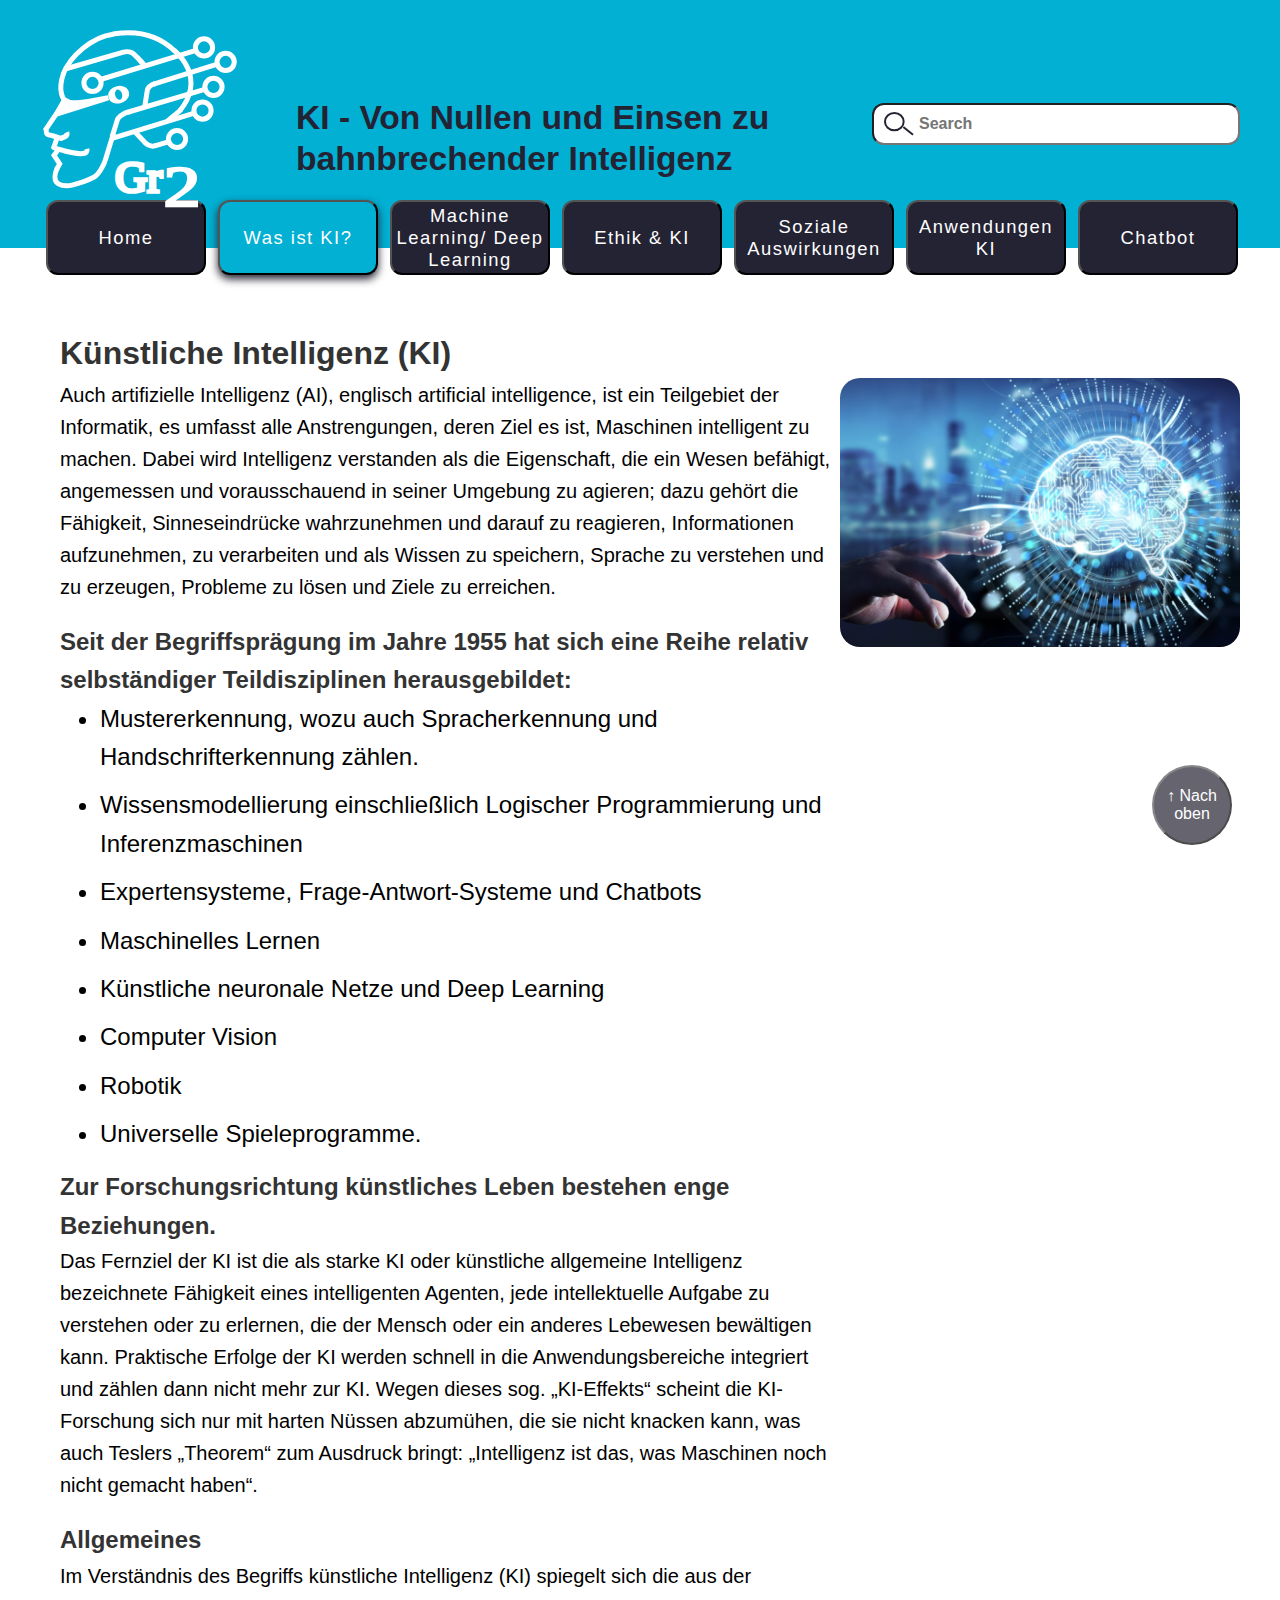
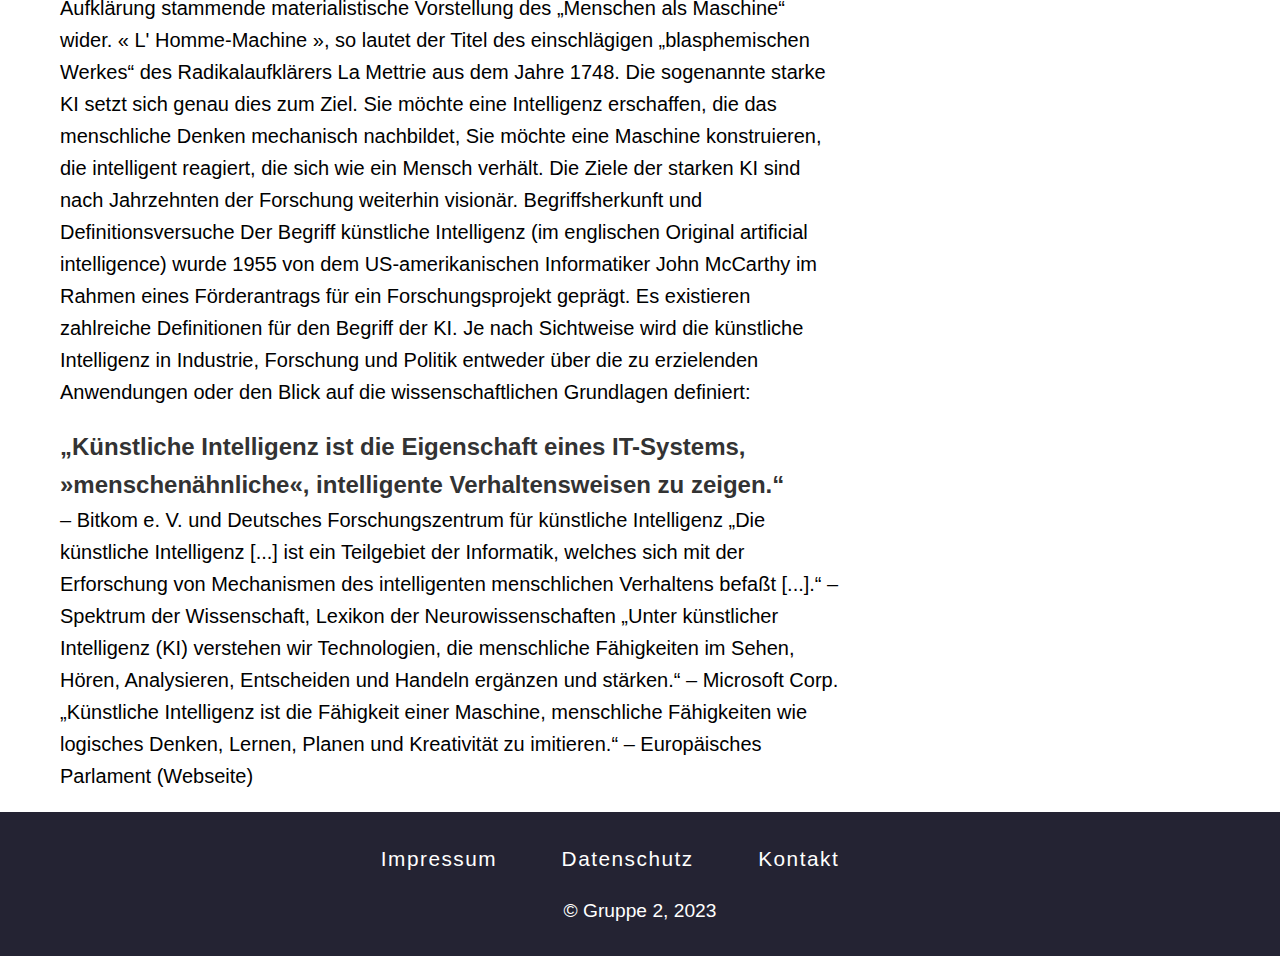
<file: html/wasistki.html>
<!DOCTYPE html>
<html lang="de">
    <head>
        <meta charset="utf-8">
        <title>KI Home</title>
        <link rel="stylesheet" href="../css/style.css">
        <link rel="stylesheet" href="../css/text.css">
        <link rel="icon" type="image/x-icon" href="../bilder/icontitle.svg">
        
        <meta name="viewport" content="width=device-width, initial-scale=1.0">
        <meta name="description" content="KI, Maschine learning, Technologie, Digital">
        <meta name="author" content="Albina, Christian, Haubir">
        <meta name="copyright" content="Gr 2">
        <meta name="keyword" content="AI, KI, Maschinlernen, Maschine lerning, Technologie, Digital, ChtGPT">
        <meta name="robots" content="follow">
    </head>

    <body>
        <header>
            <div class="container header">
                <label for="burger" id="burger-label"><img src="../bilder/burger-bar.png" id="burger-bar"></label>
                <input type="checkbox" id="burger">
                <div class="header_top" id="header">
                    <a href="../index.html" id="logo_link"><img src="../bilder/logo.svg" alt="logo" id="logo"><svg width="200" height="200" xmlns="http://www.w3.org/2000/svg">
                        <title>Gruppe2</title>
                        <g id="Layer_1">
                         <title>Layer 1</title>
                         <path id="svg_28" d="m516.72152,524.84388l-18.45992,6.11814l3.48101,-4.85232l14.9789,-1.26582l0.00001,0z" opacity="NaN" stroke="#00bfbf" fill="none"/>
                         <path id="svg_29" d="m501.21519,525.47679c0.52743,0.63291 6.22363,2.21519 8.75527,1.47679c2.53165,-0.7384 -10.97046,3.48101 -11.07595,3.48101c0.10549,0 2.8481,-4.32489 2.32068,-4.95781l0,0.00001z" opacity="NaN" stroke="#00bfbf" fill="none"/>
                         <g id="svg_5">
                          <g stroke="null" id="svg_33" stroke-width="5">
                           <path stroke="#ffffff" id="svg_3" d="m22.86552,84.16136l-16.73316,24.70652c0.15973,0.15973 -0.47952,5.59317 2.07741,5.91277c2.55693,0.31962 14.87939,4.0396 12.94447,3.67566c-1.93489,-0.36394 7.83048,-0.79914 5.59317,-6.23259" opacity="NaN" fill="none"/>
                           <path stroke="#ffffff" id="svg_4" d="m17.47858,116.69833l-3.67549,10.7072c0.15973,0.15973 36.07214,13.02458 33.13783,1.53616" opacity="NaN" fill="none"/>
                           <path stroke="#ffffff" id="svg_6" d="m73.41117,113.50219l-8.15008,26.68792c0.15973,0.15973 -4.95413,13.58352 -11.02679,16.77969c-6.07269,3.19614 -17.22462,6.82841 -21.21382,7.87718c-3.98921,1.04877 -8.91693,2.14718 -14.58301,-1.00243c-5.66608,-3.14961 -2.96351,-11.79742 -1.34512,-15.51336" opacity="NaN" fill="none"/>
                           <path stroke="#ffffff" id="svg_7" d="m16.64706,149.20202l3.03258,-5.29981l-2.96351,-4.44529l-2.66718,-4.14893l4.44607,-5.97708" opacity="NaN" fill="none"/>
                           <path stroke="#ffffff" id="svg_9" d="m71.24483,118.71231l83.86756,-25.78261" opacity="NaN" fill="none"/>
                           <path stroke="#ffffff" id="svg_10" d="m72.1339,116.63785l5.33433,-17.18842c0,0 4.77617,-7.4088 13.07401,-7.70515" opacity="NaN" fill="none"/>
                           <path stroke="#ffffff" id="svg_11" d="m89.32229,91.7443l76.16244,-22.52275" opacity="NaN" fill="none"/>
                           <path stroke="#ffffff" id="svg_12" d="m104.77553,86.70633l2.66718,-17.18842c0,0 2.37082,-5.33433 7.70515,-5.63069" opacity="NaN" fill="none"/>
                           <path stroke="#ffffff" id="svg_13" d="m113.62315,64.18358l63.71564,-20.15192" opacity="NaN" fill="none"/>
                           <path stroke="#ffffff" id="svg_14" d="m59.68711,59.73829l96.31436,-29.33883" opacity="NaN" fill="none"/>
                           <path stroke="#ffffff" id="svg_15" d="m25.97906,48.77327l57.49227,-16.5957c0,0 6.2234,-1.77811 10.07597,1.77811c3.85258,3.55622 10.37231,10.66866 10.66866,11.55773" opacity="NaN" fill="none"/>
                           <path stroke="#ffffff" id="svg_16" d="m94.36027,111.30351l11.26137,11.85408c0,0 5.63069,5.03798 10.37231,2.07447" opacity="NaN" fill="none"/>
                           <path stroke="#ffffff" id="svg_17" d="m129.9225,121.34144l-15.11395,4.44529" opacity="NaN" fill="none"/>
                           <ellipse stroke="#ffffff" opacity="NaN" ry="8.5942" rx="8.5942" id="svg_18" cy="119.00867" cx="137.03494" fill="none"/>
                           <ellipse stroke="#ffffff" opacity="NaN" ry="8.5942" rx="8.5942" id="svg_19" cy="90.55888" cx="162.5212" fill="none"/>
                           <ellipse stroke="#ffffff" opacity="NaN" ry="8.5942" rx="8.5942" id="svg_20" cy="66.85073" cx="173.48621" fill="none"/>
                           <ellipse stroke="#ffffff" opacity="NaN" ry="8.5942" rx="8.5942" id="svg_21" cy="41.95719" cx="185.63665" fill="none"/>
                           <ellipse stroke="#ffffff" opacity="NaN" ry="8.5942" rx="8.5942" id="svg_22" cy="27.43595" cx="164.00297" fill="none"/>
                           <path stroke="#ffffff" id="svg_23" d="m22.05043,84.92822l2.07447,-5.33433c0,0 -7.11244,-8.00151 -0.59271,-26.07897" opacity="NaN" fill="none"/>
                           <path stroke="#ffffff" id="svg_24" d="m22.93948,54.70032c7.11244,-19.26288 30.2307,-38.08551 50.08347,-40.53116" opacity="NaN" fill="none"/>
                           <path stroke="#ffffff" id="svg_25" d="m72.14939,14.11912c2.15209,0.46897 35.60254,-9.39406 62.8266,17.18842" opacity="NaN" fill="none"/>
                           <path stroke="#ffffff" id="svg_26" d="m134.07143,30.1031c32.30234,29.63519 8.89055,56.6032 5.92704,60.45577" opacity="NaN" fill="none"/>
                           <path stroke="#ffffff" id="svg_27" d="m127.25535,101.22756l13.92853,-11.55773" opacity="NaN" fill="none"/>
                           <path stroke="#ffffff" id="svg_30" d="m15.82703,94.41145l52.45427,-16.5957c0,0 -36.56853,7.75647 -40.74663,3.57081c-4.17811,-4.18567 -9.33684,11.8395 -11.70766,13.0249l0.00002,0z" opacity="NaN" fill="#ffffff"/>
                           <ellipse stroke="#ffffff" opacity="NaN" ry="8.5942" rx="8.5942" id="svg_31" cy="62.96512" cx="52.50856" fill="none"/>
                           <ellipse stroke="#ffffff" transform="matrix(2.68322 -0.832524 0.832524 2.68322 -63.123 20.1782)" opacity="NaN" ry="0.58017" rx="1.26582" id="svg_32" cy="33.49094" cx="42.4469" fill="none"/>
                          </g>
                          <text stroke="#ffffff" opacity="NaN" transform="matrix(1.8657 0 0 1.8657 -25.3548 60.6364)" xml:space="preserve" text-anchor="start" font-family="Noto Sans JP" font-size="24" stroke-width="2" id="svg_34" y="59.74291" x="53.74071" fill="#ffffff">Gr</text>
                          <text stroke="#ffffff" transform="matrix(3.0888 0 0 2.36952 -56.0845 5.57869)" xml:space="preserve" text-anchor="start" font-family="Noto Sans JP" font-size="24" id="svg_36" y="76.17576" x="58.18283" fill="#ffffff">2</text>
                         </g>
                        </g>
                       </svg></a>
                    <h1 class="header_slogan">KI - Von Nullen und Einsen zu bahnbrechender Intelligenz</h1>
                    <input type="text" class="header_input" placeholder="Search">
                </div>
    
                <nav class="header_nav">
                    <a href="../index.html"><button class="nav_btn">Home</button></a>
                    <a href="wasistki.html"><button class="nav_btn" active >Was ist KI?</button></a>
                    <a href="machinelearning.html"><button class="nav_btn">Machine Learning/ Deep Learning</button></a>
                    <a href="ethikki.html"><button class="nav_btn">Ethik & KI</button></a>
                    <a href="sozialeauswirkungen.html"><button class="nav_btn">Soziale Auswirkungen</button></a>
                    <a href="anwendungen.html"><button class="nav_btn">Anwendungen KI</button></a>
                    <a href="chatbot.html"><button class="nav_btn">Chatbot</button></a>
                </nav>
            </div>
        </header>

        <main>
            <article class="container">
                <div class="div_main">
                    <div>
                        <div>
                        <h1>Künstliche Intelligenz (KI)</h1>
                            <p>
                                Auch artifizielle Intelligenz (AI), englisch artificial intelligence, ist ein Teilgebiet der 
                                Informatik, es umfasst alle Anstrengungen, deren Ziel es ist, Maschinen intelligent zu machen.
                                Dabei wird Intelligenz verstanden als die Eigenschaft, die ein Wesen befähigt, angemessen und 
                                vorausschauend in seiner Umgebung zu agieren; dazu gehört die Fähigkeit, Sinneseindrücke wahrzunehmen 
                                und darauf zu reagieren, Informationen aufzunehmen, zu verarbeiten und als Wissen zu speichern, 
                                Sprache zu verstehen und zu erzeugen, Probleme zu lösen und Ziele zu erreichen.
                            </p>
            
                            <h3>
                                Seit der Begriffsprägung im Jahre 1955 hat sich eine Reihe relativ selbständiger Teildisziplinen 
                                herausgebildet:
                            </h3>
                            <ul>
                                <li><ol>Mustererkennung, wozu auch Spracherkennung und Handschrifterkennung zählen.</ol></li>
                                <li><ol>Wissensmodellierung einschließlich Logischer Programmierung und Inferenzmaschinen</ol></li>
                                <li><ol>Expertensysteme, Frage-Antwort-Systeme und Chatbots</ol></li>
                                <li><ol>Maschinelles Lernen</ol></li>
                                <li><ol>Künstliche neuronale Netze und Deep Learning</ol></li>
                                <li><ol>Computer Vision</ol></li>
                                <li><ol>Robotik</ol></li>
                                <li><ol>Universelle Spieleprogramme.</ol></li>
                            </ul>
            
                            <h3>Zur Forschungsrichtung künstliches Leben bestehen enge Beziehungen.</h3>
                            <p>
                                Das Fernziel der KI ist die als starke KI oder künstliche allgemeine Intelligenz bezeichnete 
                                Fähigkeit eines intelligenten Agenten, jede intellektuelle Aufgabe zu verstehen oder zu erlernen, 
                                die der Mensch oder ein anderes Lebewesen bewältigen kann.
                
                                Praktische Erfolge der KI werden schnell in die Anwendungsbereiche integriert und zählen dann 
                                nicht mehr zur KI. Wegen dieses sog. 
                                „KI-Effekts“ scheint die KI-Forschung sich nur mit harten Nüssen abzumühen, die sie nicht 
                                knacken kann, was auch Teslers „Theorem“ zum Ausdruck bringt: „Intelligenz ist das, was 
                                Maschinen noch nicht gemacht haben“.
                            </p>

                            <h3>Allgemeines</h3>
                            <p>
                            Im Verständnis des Begriffs künstliche Intelligenz (KI) spiegelt sich die aus der Aufklärung 
                            stammende materialistische Vorstellung des „Menschen als Maschine“ wider. 
                            « L' Homme-Machine », so lautet der Titel des einschlägigen „blasphemischen Werkes“ des 
                            Radikalaufklärers La Mettrie aus dem Jahre 1748. 
                            Die sogenannte starke KI setzt sich genau dies zum Ziel. 
                            Sie möchte eine Intelligenz erschaffen, die das menschliche Denken mechanisch nachbildet, Sie 
                            möchte eine Maschine konstruieren, die intelligent reagiert, die sich wie ein Mensch verhält.
            
                            Die Ziele der starken KI sind nach Jahrzehnten der Forschung weiterhin visionär.
            
                            Begriffsherkunft und Definitionsversuche
                            Der Begriff künstliche Intelligenz (im englischen Original artificial intelligence) wurde 1955 
                            von dem US-amerikanischen Informatiker John McCarthy im Rahmen eines Förderantrags für ein 
                            Forschungsprojekt geprägt.
            
                            Es existieren zahlreiche Definitionen für den Begriff der KI. 
                            Je nach Sichtweise wird die künstliche Intelligenz in Industrie, Forschung und Politik entweder 
                            über die zu erzielenden Anwendungen oder den Blick auf die wissenschaftlichen Grundlagen definiert:
                        </div>
                            
                            <h3>„Künstliche Intelligenz ist die Eigenschaft eines IT-Systems, »menschenähnliche«, intelligente 
                            Verhaltensweisen zu zeigen.“</h3>
                            
                            <p>
                                – Bitkom e. V. und Deutsches Forschungszentrum für künstliche Intelligenz
            
                                „Die künstliche Intelligenz [...] ist ein Teilgebiet der Informatik, welches sich mit der 
                                Erforschung von Mechanismen des intelligenten menschlichen Verhaltens befaßt [...].“
                                – Spektrum der Wissenschaft, Lexikon der Neurowissenschaften
                
                                „Unter künstlicher Intelligenz (KI) verstehen wir Technologien, die menschliche Fähigkeiten 
                                im Sehen, Hören, Analysieren, Entscheiden und Handeln ergänzen und stärken.“
                                – Microsoft Corp.
                
                                „Künstliche Intelligenz ist die Fähigkeit einer Maschine, menschliche Fähigkeiten wie logisches 
                                Denken, Lernen, Planen und Kreativität zu imitieren.“
                                – Europäisches Parlament (Webseite)
                            </p>
                            <a href="#header"><button id="oben_btn">&uarr; Nach oben</button></a>
                        </div>
                        <div class="div_bild">
                            <img src="../bilder/wasistki.png" alt="Was ist KI?">
                        </div>
                    </div>
					
                </div>
            </article>
        </main>
        <footer>
            <div class="container footer">
                <nav class="footer_nav">
                    <a href="../html/impressum.html" class="footer_link">Impressum</a>
                    <a href="../html/datenschutz.html" class="footer_link">Datenschutz</a>
                    <a href="../html/kontakt.html" class="footer_link">Kontakt</a>
                </nav>
                <div class="footer_copy">
                    &copy; Gruppe 2, 2023
                </div>
            </div>
        </footer>
        <script src="../js/search.js"></script>
    </body>
</html>
</file>
<file: css/home.css>
/* Hier ist die formatierung der ersten Seite */
.main
{
    padding-top: 20px;
    font-family: 'Poppins', sans-serif;
}

#main_h2
{
    padding-bottom: 40px;
    text-align: center;
    font-size: 38px;
    font-weight: 700;
    color:#242333;
}

.main_beschreibung
{
    padding-bottom: 40px;
    font-size: 24px;
    font-weight: 600;
    line-height: 150%;
    color:#242333; 
    letter-spacing: 1.5px;
}

/* Die Formatierung der Karten */
.main_cards
{
    display: grid;
    grid-template-columns: repeat(auto-fit, minmax(min(300px, 100%), 1fr));
    grid-column-gap: 2.5rem;
    grid-row-gap: 2.5rem;
    padding-bottom: 40px;
}

.main_card
{
    align-self:center;
    display: flex;
    flex-direction: column;
    align-items: center;
    justify-content: space-around;
    padding: 62px 55px 45px 55px;
    min-height: 511px;
    background-color:#01b0d3;
    border-radius: 40px;
    border:1px solid #242333;
    box-shadow: 2px 2px 2px #242333;
}

img
{
    max-width: 85%; 
}

.main_h4
{
    color: #FFF;
    text-align: center;
    font-size: 24px;
    font-weight: 600;
    line-height: 150%;
    letter-spacing: 0.7px;
}

/* Hier formatieren wir den Main bottons */
.main_btn
{
    padding: 7px 49px 7px 49px;
    text-align: center;
    border-radius: 12px;
    background-color: #FFF;
    color: #242333;
    font-size: 22px;
    font-weight: 700;
    letter-spacing: 1px;
}

.main_btn:hover
{
    opacity: 0.99;
    box-shadow: 0 2px 2px #242333;
    cursor: pointer;
}

em
{
    font-size:larger;
}
</file>
<file: css/style.css>
* {
    box-sizing: border-box;
    margin: 0;
    padding: 0;
}

body{
    scroll-behavior: smooth;
}

.container {
    max-width: 1200px;
    margin: 0 auto;
    margin: 0 auto;
}

/* Header */

header {
    background-color: #01b0d3;
    font-family: 'Poppins', sans-serif;
}

.header {
    padding-top: 20px;
    padding-bottom: 15px;
    margin-bottom: 50px;
}

#burger-label{
    display:none;
}

#burger{
    display:none;
}

#logo{
    display:none;
}

a#logo_link{
    z-index: 2;
}

.header_top {
    display: flex;
    justify-content: space-between;
    align-items: center;
    padding-bottom: 5px;
}

h1.header_slogan{
    color: #242333;
    font-size: 2.1em;
    font-weight: 800;
    line-height: 120%;
    max-width: 540px;
    margin-top: 30px;
    margin-left: 20px;
}

.header_input{
    background-image: url('../bilder/zoom.svg');
    background-repeat: no-repeat;
    background-position: 3%;
    padding: 10px 100px 10px 45px;
    font-weight: 600;
    font-size: 1em;
    border-radius: 12px;
}

.header_input:hover{
    box-shadow: 0 4px 8px #242333;
    cursor: pointer;
}

.header_nav{
    display: flex;
    justify-content: space-between;
    flex-wrap: wrap;
    position: absolute;
    top: 200px;
}

.nav_btn {
    width: 160px;
    height: 75px;
    margin-right: 6px;
    margin-left: 6px;
    background-color: #242333;
    border-radius: 12px;
    color: #fefeff;
    font-size: 1.15em;
    font-weight: 500;
    letter-spacing: 1.5px;
}

button.nav_btn:hover{
    opacity: 0.95;
    box-shadow: 0 4px 8px #242333;
    cursor: pointer;
}

button.nav_btn[active]{
    background-color: #01b0d3;
    box-shadow: 0 4px 8px #242333;
}

main{
    min-height: 80vh;
}

#oben_btn{
    border-radius: 200px;
    width: 80px;
    height: 80px;
    text-align: center;
    position: fixed;
    opacity: 0.70;
    cursor:pointer;
    top: 85vh;
    left: 90vw;
    background-color:#242333;
    font-size: 16px;
    color:#FFF;
    font-weight: 500;
}

/* Footer */
footer{
    background-color: #242333;
    font-family: 'Poppins', sans-serif;
}
.footer{
    padding-top: 30px;
    padding-bottom: 30px;
}
.footer_nav{
    text-align: center;
    padding-bottom: 20px;
}

.footer_nav a{
    text-decoration: none;
    color: #FFF;
    font-size: 1.3em;
    font-weight: 500;
    letter-spacing: 1.5px;
    margin-right: 60px;
}

.footer_copy{
    color: #FFF;
    text-align: center;
    font-size: 1.2em;
    font-weight: 500;
}

@media only screen and (max-width: 1207px){
    .header_nav{
        justify-content: space-between;
        min-width: 100%;
    }

    .container{
        padding-right: 20px;
        padding-right: 20px;
    }
    h1, h1.header_slogan {
        font-size: 26px;
        padding-right: 20px;
    }

    .header_input{
        padding: 10px 70px 10px 45px;
    }

    .nav_btn {
        width: 140px;
        margin-right: 0;
        margin-left: 0;
        font-size: 0.95em;
    }

    .main_beschreibung{
        padding-left: 20px;
    }

    .main_cards{
        padding-left: 20px;
    }
}

@media only screen and (max-width: 980px){
    #logo{
        display:block;
        max-width: 150px;
    }
    svg{
        display:none;
    }
    .header_input{
        padding: 10px 30px 10px 45px;
    }
    h1, h1.header_slogan {
        font-size: 26px;
    }

    .header_nav{
        display: none;
        
    }

    .nav_btn {
        width: 300px;
        margin-right: 0;
        margin-left: 0;
        font-size: 0.95em;
    }

    #burger-label{
        display:block;
        position: absolute;
        top: 115px;
        right: 20px;
        width: 50px;
        cursor: pointer;
    }

    #burger-bar{
        width: 50px;
    }

    #burger:checked ~ .header_nav{
        display: flex;
        flex-direction: column;
        min-width: 100%;
        top: 175px;
        left: calc(50% - 150px);
        z-index: 2;
    }

    .main_beschreibung{
        text-align: center;
    }

}

@media only screen and (max-width: 880px){
    .header_top {
        flex-wrap:wrap;
        justify-content: space-around;
    }

    h1.header_slogan {
        margin-top: 10px;
        margin-bottom: 20px;
        text-align: center;
        margin-left: 0;
    }

    #burger-label{
        top: 150px;
        right: 20px;
    }

    #burger:checked ~ .header_nav{
        top: 215px;
        left: calc(50% - 150px);
    }

    #oben_btn{
        left: 85%;
        top: 85%;
    }
}

@media only screen and (max-width: 709px){
    #burger-label{
        top: 20px;
        right: 20px;
    }


    #burger:checked ~ .header_nav{
        top: 300px;
        left: 0;
    }

    .nav_btn{
        width: 100%;
    }

    h1.header_slogan {
        padding-left: 40px;
    }

    .footer_nav{
        padding-left: 45px;
    }

    .main_beschreibung{
        font-size: 20px;
    }
}

@media only screen and (max-width: 456px){
    h1.header_slogan {
        padding-bottom: 60px;
    }

    #oben_btn{
        left: 75%;
    }
}
</file>
<file: css/text.css>
/* Stildefinitionen für die Textformatierung */
body
{
    font-family: 'Poppins', sans-serif; /* Schriftartvorschlag */
    line-height: 1.6;
    margin: 0;
    padding: 0;
    flex-direction: column;
    justify-content: center;    
}

h1, h2, h3
{
    color: #333; /* Textfarbe */
}

h1
{
    font-size: 32px;
    margin-top: 30px; /* Hinzufügen von oberem Abstand zu h1 */
	margin-left: 20px;
}

h2
{
    font-size: 28px;
    margin-top: 20px; /* Hinzufügen von oberem Abstand zu h2 */
	margin-left: 20px;
}

h3
{
    font-size: 24px;
    margin-top: 15px; /* Hinzufügen von oberem Abstand zu h3 */
	margin-left: 20px;
}

p
{
    font-size: 20px;
    margin-bottom: 20px;
	margin-left: 20px;
}

ul
{
    margin: 0;
    padding: 0 0 0 20px;
	margin-left: 20px;
}

li {
    margin-bottom: 10px;
	font-size: 24px;
	margin-left: 20px;
}

/* Optional: Die Chatbox kann in der Breite begrenzt sein, um sie besser lesbar zu machen */
#chat-container
{
    max-width: 600px; /* Hier kannst du die maximale Breite nach Bedarf anpassen */
    width: 100%;
    padding: 20px;
    background-color: #FFF;
    box-shadow: 0px 0px 10px rgba(0, 0, 0, 0.1);
    border-radius: 5px;
	margin-left: 20px;
}

label
{
    margin-left: 20px;
}

img
{
    border-radius: 20px;
}

.div_main
{
    display: flex;
}

.div_bild
{
    padding-top: 80px;
}

#name,
#email {
    width: 100%; /* Setzt die Breite auf 100% des verfügbaren Platzes */
	height:50px;
}
#nachricht {
    width: 100%; /* Setzt die Breite auf 100% des verfügbaren Platzes */
    height: 200px; /* Legt die Höhe auf 200 Pixel fest, du kannst diesen Wert anpassen */
	margin-top: 10px;
}

#user-input {
    width: 100%; /* Setzt die Breite des Textfelds auf 100% des verfügbaren Platzes */
    height: 100px; /* Legt die Höhe des Textfelds auf 100 Pixel fest, du kannst diesen Wert anpassen */
	box-shadow: 0px 0px 10px rgba(0, 0, 0, 0.1);
}

#send-button {
    width: 100%; /* Setzt die Breite des Buttons auf 100% des verfügbaren Platzes */
    height: 40px; /* Legt die Höhe des Buttons auf 40 Pixel fest, du kannst diesen Wert anpassen */
	box-shadow: 0px 0px 10px rgba(0, 0, 0, 0.1);
}

@media only screen and (max-width: 850px){

    .div_main
    {
    flex-direction:column-reverse;
    }

    .div_bild
    {
        text-align: center;
        padding-top: 0;
    }
    
}

@media only screen and (max-width: 400px){
    img{
        max-width: 100%;
        height: auto;
    }

    .div_bild
    {
        padding-left: 20px;
    }
}

em
{
    font-size: larger;
}
</file>
